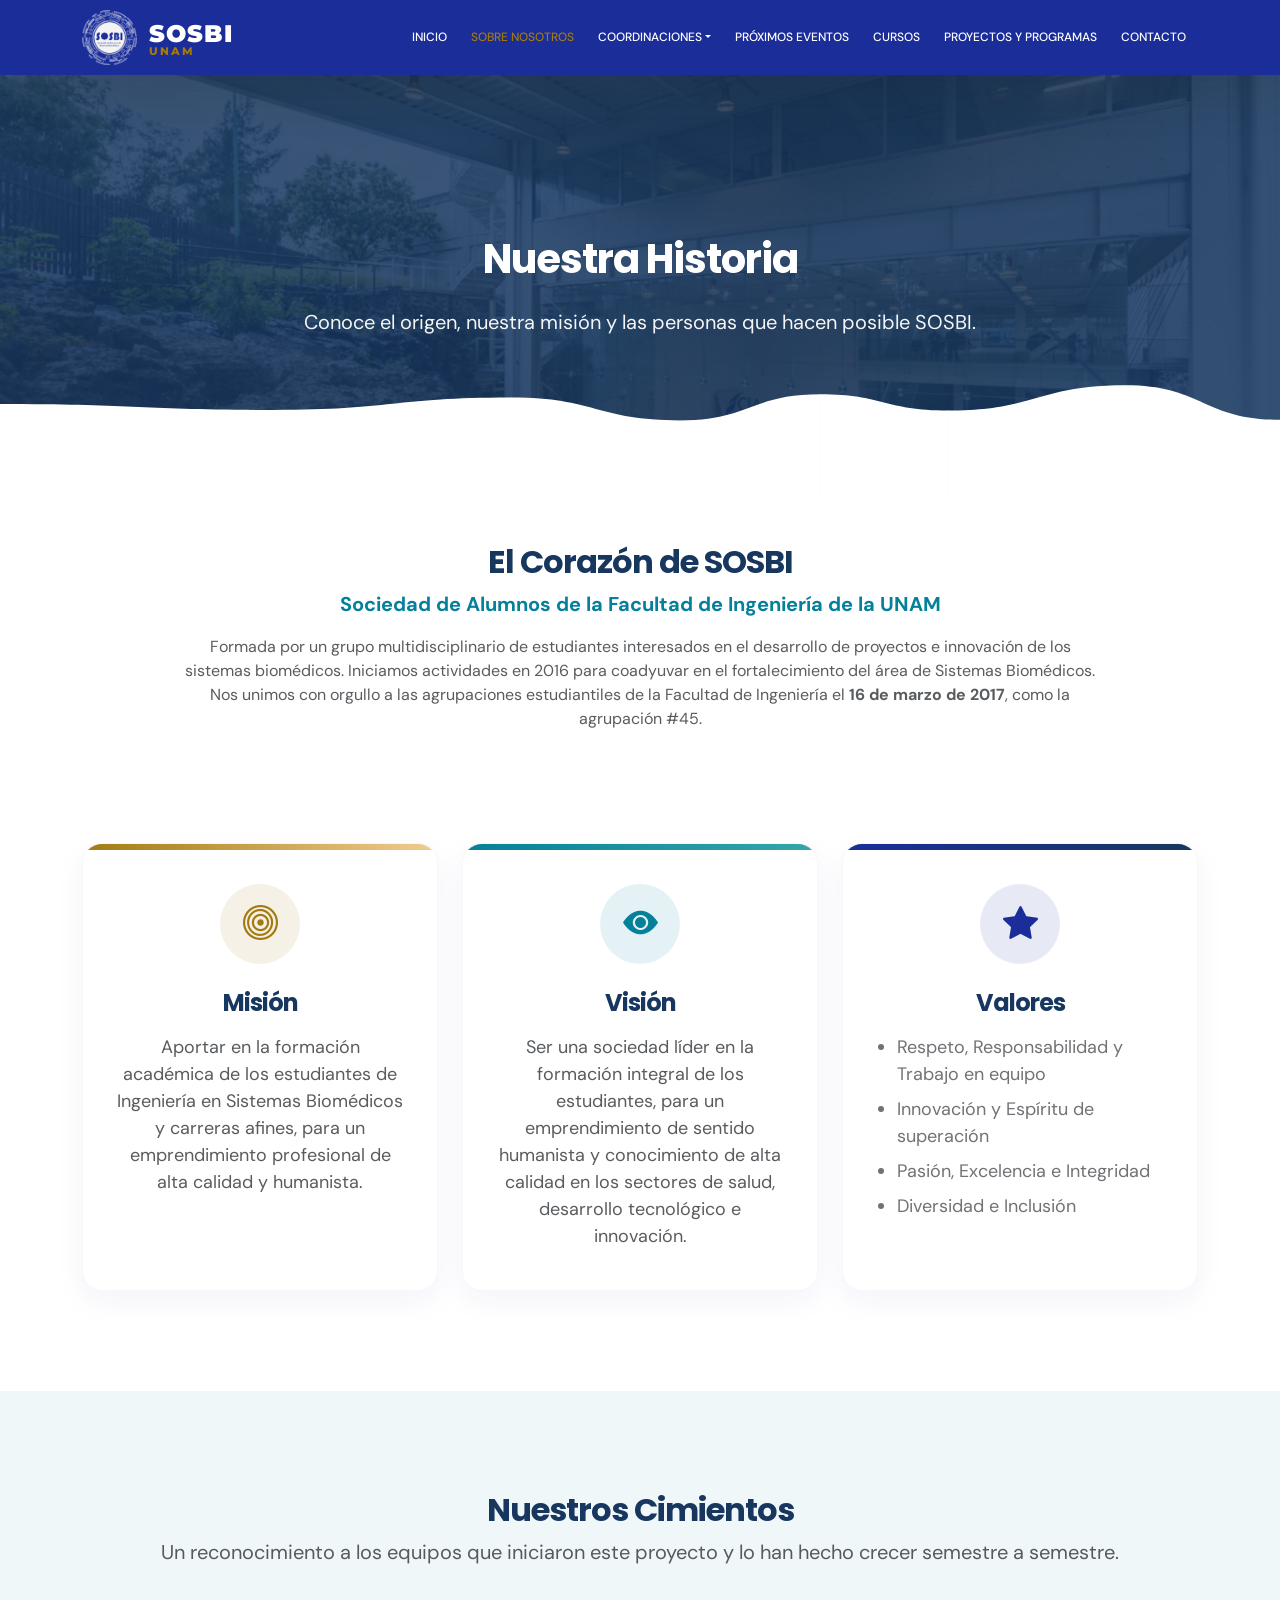
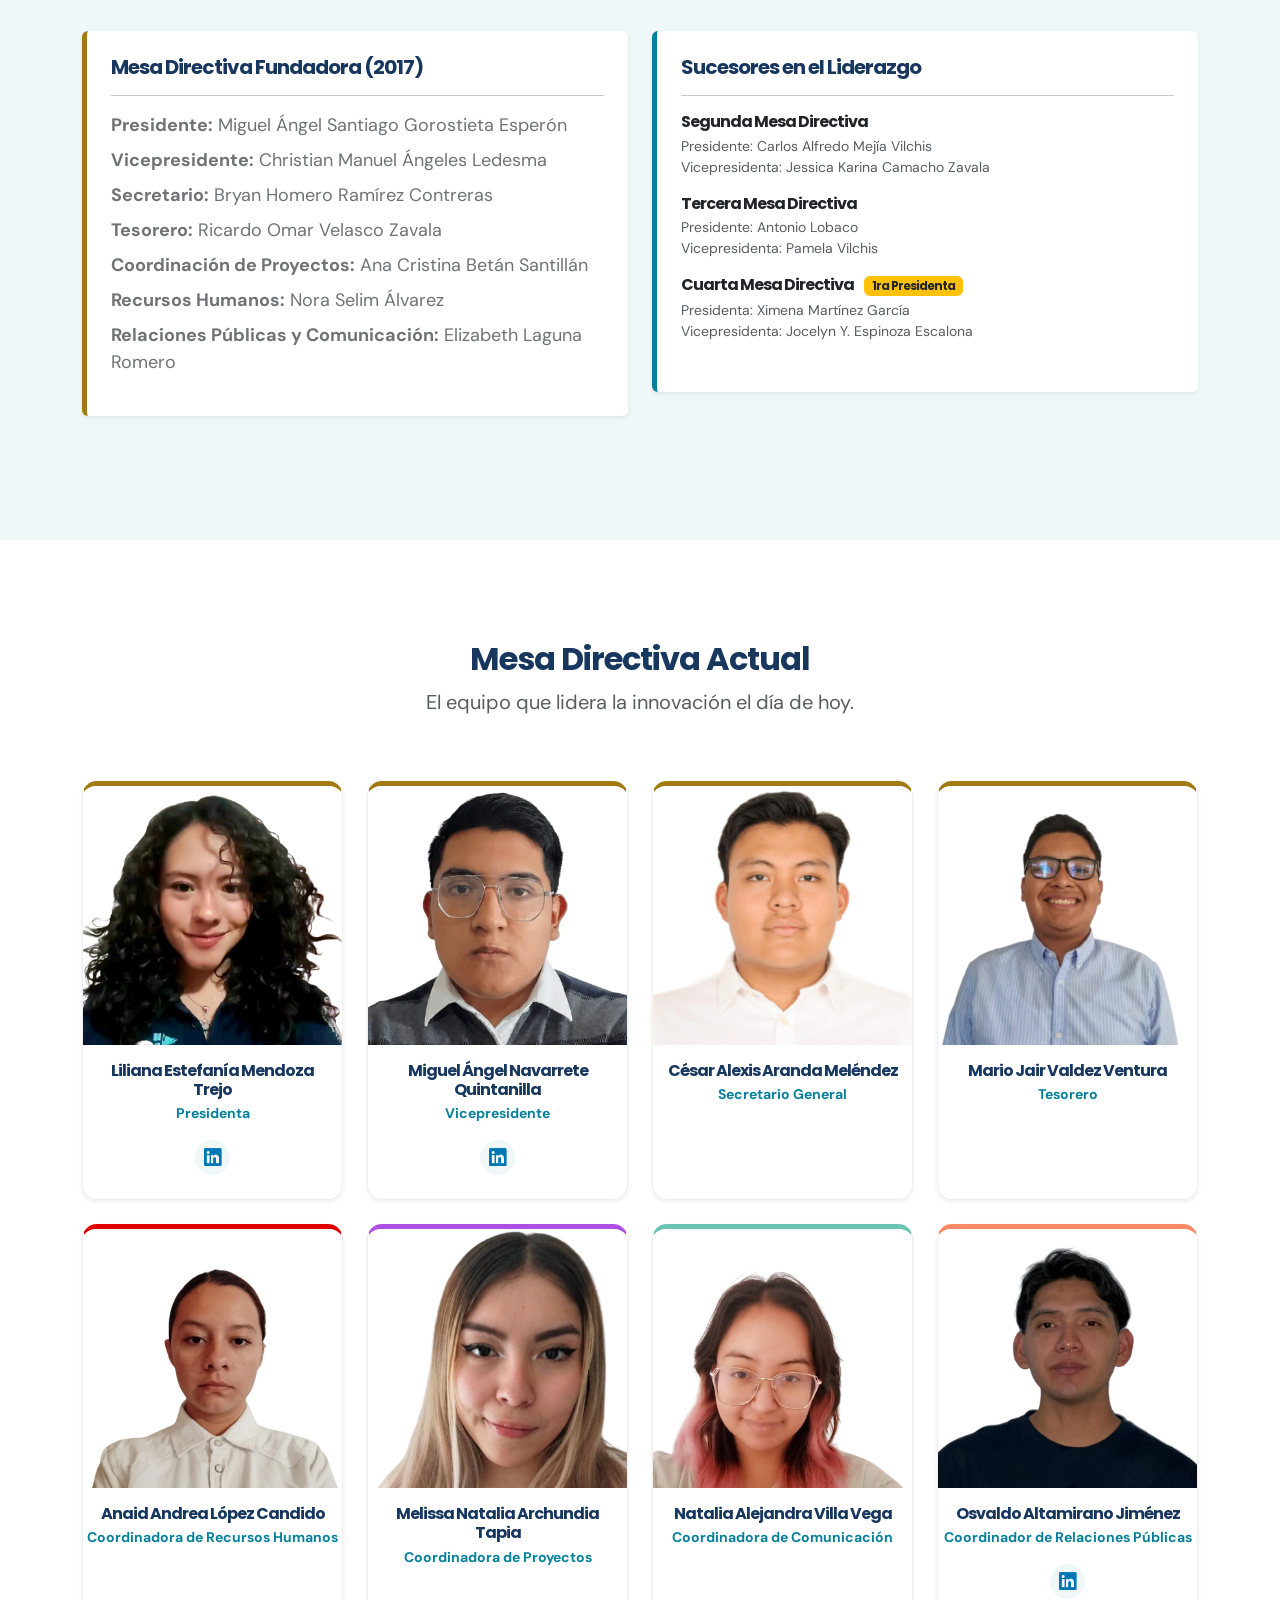
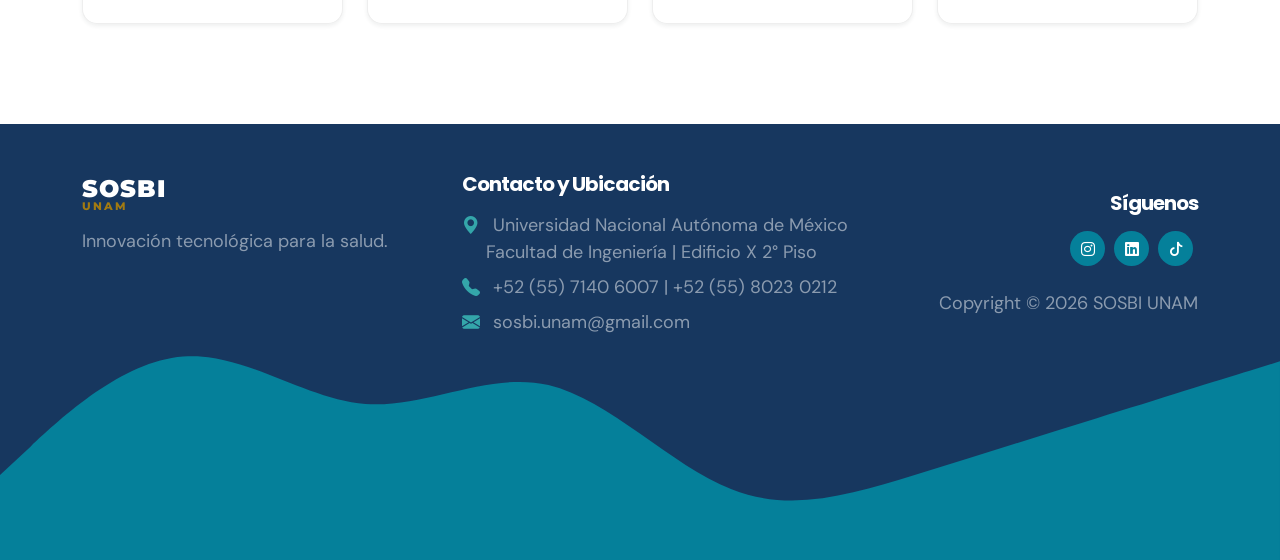
<file: about.html>
<!doctype html>
<html lang="es">
    <head>
        <meta charset="utf-8">
        <meta name="viewport" content="width=device-width, initial-scale=1">
        <meta name="description" content="Sobre Nosotros - Sociedad de Alumnos de Sistemas Biomédicos (SOSBI) UNAM">
        <meta name="author" content="Miguel Navarrete">

        <title>Sobre Nosotros | SOSBI UNAM</title>

        <link rel="preconnect" href="https://fonts.googleapis.com">
        <link rel="preconnect" href="https://fonts.gstatic.com" crossorigin>
        
        <link href="https://fonts.googleapis.com/css2?family=DM+Sans:wght@400;500;700&family=Montserrat:wght@800;900&family=Poppins:wght@500;600;700&display=swap" rel="stylesheet">
        
        <link href="css/bootstrap.min.css" rel="stylesheet">
        <link href="css/bootstrap-icons.css" rel="stylesheet">
        
        <link href="css/template-sosbi.css" rel="stylesheet">
        <link href="css/coordinaciones.css" rel="stylesheet">
        
        <style>
            /* =========================================
               NUEVO HEADER PARA PÁGINAS SECUNDARIAS
               ========================================= */
            .hero-short {
                min-height: 45vh !important;
                height: auto !important;
                padding-top: 160px !important;
                padding-bottom: 140px !important; 
                margin-bottom: -50px !important; 
                z-index: 10 !important; 
            }

            .hero-short .container {
                z-index: 5 !important;
                position: relative;
            }

            /* =========================================
               DISEÑO DE MÓDULOS (FEATURE CARDS)
               ========================================= */
            .sosbi-feature-card {
                background: #fff;
                border-radius: 20px;
                padding: 40px 30px;
                position: relative;
                overflow: hidden;
                box-shadow: 0 10px 30px rgba(27, 45, 153, 0.05); 
                transition: transform 0.3s ease, box-shadow 0.3s ease;
                border: 1px solid rgba(0,0,0,0.03);
                z-index: 1;
                height: 100%;
            }

            .sosbi-feature-card:hover {
                transform: translateY(-8px); 
                box-shadow: 0 20px 40px rgba(27, 45, 153, 0.1);
            }

            .sosbi-feature-card::before {
                content: '';
                position: absolute;
                top: 0; left: 0;
                width: 100%; height: 6px;
                border-radius: 20px 20px 0 0;
            }
            
            .card-dorado::before { background: linear-gradient(90deg, #A27A11, #F2CC8F); }
            .card-turquesa::before { background: linear-gradient(90deg, #05809A, #34A6AA); }
            .card-azul::before { background: linear-gradient(90deg, #1B2D99, #17375F); }

            .icon-circle {
                width: 80px; height: 80px;
                border-radius: 50%;
                display: flex;
                align-items: center;
                justify-content: center;
                margin: 0 auto 25px auto;
                font-size: 35px;
                transition: transform 0.3s ease;
            }
            
            .sosbi-feature-card:hover .icon-circle { transform: scale(1.1); }
            .card-dorado .icon-circle { background-color: rgba(162, 122, 17, 0.1); color: #A27A11; }
            .card-turquesa .icon-circle { background-color: rgba(5, 128, 154, 0.1); color: #05809A; }
            .card-azul .icon-circle { background-color: rgba(27, 45, 153, 0.1); color: #1B2D99; }

            /* =========================================
               ESTILOS EQUIPO Y LINKEDIN
               ========================================= */
            .legacy-list li { margin-bottom: 8px; }
            .team-card { border-radius: 15px; overflow: hidden; background: #fff; border: 1px solid #eee; transition: transform 0.3s; }
            .team-card:hover { transform: translateY(-5px); box-shadow: 0 10px 20px rgba(0,0,0,0.1); }
            .team-img-placeholder { width: 100%; aspect-ratio: 1/1; object-fit: cover; background-color: #e9ecef; }
            
            .team-social-link {
                display: inline-flex;
                align-items: center;
                justify-content: center;
                width: 35px;
                height: 35px;
                border-radius: 50%;
                background-color: #f0f7f9;
                color: #0077b5; 
                transition: all 0.3s ease;
                font-size: 1.1rem;
                text-decoration: none;
            }
            .team-social-link:hover {
                background-color: #0077b5;
                color: #fff;
                transform: translateY(-3px);
            }

            /* Colores de Jerarquía para las tarjetas de la Mesa Directiva */
            .leadership-card { border-top: 5px solid var(--main-dorado); }
            .leadership-card-rh { border-top: 5px solid #E10000; } /* Rojo - RH */
            .leadership-card-proy { border-top: 5px solid #AF50E5; } /* Morado - PROY */
            .leadership-card-com { border-top: 5px solid #6BC3B2; } /* Menta - COM */
            .leadership-card-rrpp { border-top: 5px solid #FF8A66; } /* Naranja - RRPP */
        </style>
    </head>
    
    <body>
        <main>
            <nav class="navbar navbar-expand-lg sticky-top shadow-lg">                
                <div class="container">
                    <a class="navbar-brand" href="index.html">
                        <img src="images/logo.webp" alt="SOSBI Logo" class="navbar-logo-img">
                        <span class="navbar-brand-text">
                            SOSBI
                            <small>UNAM</small>
                        </span>
                    </a>

                    <button class="navbar-toggler ms-auto" type="button" data-bs-toggle="collapse" data-bs-target="#navbarNav" aria-controls="navbarNav" aria-expanded="false" aria-label="Toggle navigation">
                        <span class="navbar-toggler-icon" style="filter: invert(1);"></span>
                    </button>
    
                    <div class="collapse navbar-collapse" id="navbarNav">
                        <ul class="navbar-nav ms-auto align-items-lg-center">
                            <li class="nav-item"><a class="nav-link" href="index.html">Inicio</a></li>
                            <li class="nav-item"><a class="nav-link active" href="about.html">Sobre Nosotros</a></li>

                            <li class="nav-item dropdown">
                                <a class="nav-link dropdown-toggle" href="#" id="navbarLightDropdownMenuLink" role="button" data-bs-toggle="dropdown" aria-expanded="false">Coordinaciones</a>
                                <ul class="dropdown-menu dropdown-menu-light" aria-labelledby="navbarLightDropdownMenuLink">
                                    <li><a class="dropdown-item item-rh" href="recursos-humanos.html">Recursos Humanos</a></li>
                                    <li><a class="dropdown-item item-rrpp" href="relaciones-publicas.html">Relaciones Públicas</a></li>
                                    <li><a class="dropdown-item item-com" href="comunicacion-diseno.html">Comunicación y Diseño</a></li>
                                    <li><a class="dropdown-item item-proy" href="proyectos-coord.html">Proyectos</a></li>
                                </ul>
                            </li>

                            <li class="nav-item"><a class="nav-link" href="eventos.html">Próximos Eventos</a></li>
                            <li class="nav-item"><a class="nav-link" href="cursos.html">Cursos</a></li>
                            <li class="nav-item"><a class="nav-link" href="proyectos-actuales.html">Proyectos y Programas</a></li>
                            <li class="nav-item"><a class="nav-link" href="contact.html">Contacto</a></li>
                        </ul>
                    </div>
                </div>
            </nav>

            <section class="hero-section hero-short d-flex justify-content-center align-items-center">
                <div class="section-overlay"></div>
                <div class="container position-relative">
                    <div class="row align-items-center">
                        <div class="col-12 text-center reveal reveal-down">
                            <h1 class="text-white mb-4">Nuestra Historia</h1>
                            <p class="fs-5" style="color: #ffffff !important; opacity: 0.95;">Conoce el origen, nuestra misión y las personas que hacen posible SOSBI.</p>
                        </div>
                    </div>
                </div>
                
                <svg viewBox="0 0 1962 178" xmlns="http://www.w3.org/2000/svg" style="position: absolute; bottom: -1px; left: 0; width: 100%; z-index: 1; transform: rotate(180deg); pointer-events: none;">
                    <path fill="#ffffff" d="M 0 114 C 118.5 114 118.5 167 237 167 L 237 167 L 237 0 L 0 0 Z"></path> 
                    <path fill="#ffffff" d="M 236 167 C 373 167 373 128 510 128 L 510 128 L 510 0 L 236 0 Z"></path> 
                    <path fill="#ffffff" d="M 509 128 C 607 128 607 153 705 153 L 705 153 L 705 0 L 509 0 Z"></path>
                    <path fill="#ffffff" d="M 704 153 C 812 153 812 113 920 113 L 920 113 L 920 0 L 704 0 Z"></path>
                    <path fill="#ffffff" d="M 919 113 C 1048.5 113 1048.5 148 1178 148 L 1178 148 L 1178 0 L 919 0 Z"></path>
                    <path fill="#ffffff" d="M 1177 148 C 1359.5 148 1359.5 129 1542 129 L 1542 129 L 1542 0 L 1177 0 Z"></path>
                    <path fill="#ffffff" d="M 1541 129 C 1751.5 129 1751.5 138 1962 138 L 1962 138 L 1962 0 L 1541 0 Z"></path>
                </svg>
            </section>

            <section class="section-padding bg-white" style="position: relative; z-index: 1; padding-top: 100px !important;">
                <div class="container">
                    <div class="row">
                        <div class="col-lg-10 offset-lg-1 text-center mb-5 reveal reveal-up">
                            <h2 style="color: var(--main-azul-marino);">El Corazón de SOSBI</h2>
                            <p class="fs-5 fw-bold" style="color: var(--contrast-turquesa-fuerte);">Sociedad de Alumnos de la Facultad de Ingeniería de la UNAM</p>
                            <p class="fs-6 mt-3 text-muted">Formada por un grupo multidisciplinario de estudiantes interesados en el desarrollo de proyectos e innovación de los sistemas biomédicos. Iniciamos actividades en 2016 para coadyuvar en el fortalecimiento del área de Sistemas Biomédicos. Nos unimos con orgullo a las agrupaciones estudiantiles de la Facultad de Ingeniería el <strong>16 de marzo de 2017</strong>, como la agrupación #45.</p>
                        </div>
                    </div>

                    <div class="row mt-4 g-4">
                        <div class="col-md-4 d-flex align-items-stretch reveal reveal-right">
                            <div class="sosbi-feature-card card-dorado w-100">
                                <div class="icon-circle"><i class="bi bi-bullseye"></i></div>
                                <h4 class="mb-3 text-center" style="color: var(--main-azul-marino);">Misión</h4>
                                <p class="text-center text-muted mb-0">Aportar en la formación académica de los estudiantes de Ingeniería en Sistemas Biomédicos y carreras afines, para un emprendimiento profesional de alta calidad y humanista.</p>
                            </div>
                        </div>

                        <div class="col-md-4 d-flex align-items-stretch reveal reveal-zoom delay-1">
                            <div class="sosbi-feature-card card-turquesa w-100">
                                <div class="icon-circle"><i class="bi bi-eye-fill"></i></div>
                                <h4 class="mb-3 text-center" style="color: var(--main-azul-marino);">Visión</h4>
                                <p class="text-center text-muted mb-0">Ser una sociedad líder en la formación integral de los estudiantes, para un emprendimiento de sentido humanista y conocimiento de alta calidad en los sectores de salud, desarrollo tecnológico e innovación.</p>
                            </div>
                        </div>

                        <div class="col-md-4 d-flex align-items-stretch reveal reveal-left delay-2">
                            <div class="sosbi-feature-card card-azul w-100">
                                <div class="icon-circle"><i class="bi bi-star-fill"></i></div>
                                <h4 class="mb-3 text-center" style="color: var(--main-azul-marino);">Valores</h4>
                                <div class="d-flex justify-content-center">
                                    <ul class="text-muted mb-0 text-start" style="padding-left: 1.5rem;">
                                        <li class="mb-2">Respeto, Responsabilidad y Trabajo en equipo</li>
                                        <li class="mb-2">Innovación y Espíritu de superación</li>
                                        <li class="mb-2">Pasión, Excelencia e Integridad</li>
                                        <li>Diversidad e Inclusión</li>
                                    </ul>
                                </div>
                            </div>
                        </div>
                    </div>
                </div>
            </section>

            <section class="section-padding" style="background-color: #f0f7f9;">
                <div class="container">
                    <div class="row">
                        <div class="col-12 text-center mb-5 reveal reveal-down">
                            <h2 style="color: var(--main-azul-marino);">Nuestros Cimientos</h2>
                            <p class="fs-5 text-muted">Un reconocimiento a los equipos que iniciaron este proyecto y lo han hecho crecer semestre a semestre.</p>
                        </div>
                    </div>

                    <div class="row">
                        <div class="col-lg-6 mb-4 reveal reveal-right">
                            <div class="p-4 bg-white rounded shadow-sm h-100" style="border-left: 5px solid var(--main-dorado);">
                                <h5 style="color: var(--main-azul-marino);">Mesa Directiva Fundadora (2017)</h5>
                                <hr>
                                <ul class="list-unstyled legacy-list text-dark">
                                    <li><strong>Presidente:</strong> Miguel Ángel Santiago Gorostieta Esperón</li>
                                    <li><strong>Vicepresidente:</strong> Christian Manuel Ángeles Ledesma</li>
                                    <li><strong>Secretario:</strong> Bryan Homero Ramírez Contreras</li>
                                    <li><strong>Tesorero:</strong> Ricardo Omar Velasco Zavala</li>
                                    <li><strong>Coordinación de Proyectos:</strong> Ana Cristina Betán Santillán</li>
                                    <li><strong>Recursos Humanos:</strong> Nora Selim Álvarez</li>
                                    <li><strong>Relaciones Públicas y Comunicación:</strong> Elizabeth Laguna Romero</li>
                                </ul>
                            </div>
                        </div>

                        <div class="col-lg-6 mb-4 reveal reveal-left delay-1">
                            <div class="row h-100">
                                <div class="col-12 mb-4">
                                    <div class="p-4 bg-white rounded shadow-sm h-100" style="border-left: 5px solid var(--contrast-turquesa-fuerte);">
                                        <h5 style="color: var(--main-azul-marino);">Sucesores en el Liderazgo</h5>
                                        <hr>
                                        <div class="mb-3">
                                            <h6 class="mb-1 text-dark fw-bold">Segunda Mesa Directiva</h6>
                                            <span class="text-muted d-block small">Presidente: Carlos Alfredo Mejía Vilchis</span>
                                            <span class="text-muted d-block small">Vicepresidenta: Jessica Karina Camacho Zavala</span>
                                        </div>
                                        <div class="mb-3">
                                            <h6 class="mb-1 text-dark fw-bold">Tercera Mesa Directiva</h6>
                                            <span class="text-muted d-block small">Presidente: Antonio Lobaco</span>
                                            <span class="text-muted d-block small">Vicepresidenta: Pamela Vilchis</span>
                                        </div>
                                        <div>
                                            <h6 class="mb-1 text-dark fw-bold">Cuarta Mesa Directiva <span class="badge bg-warning text-dark ms-2">1ra Presidenta</span></h6>
                                            <span class="text-muted d-block small">Presidenta: Ximena Martínez García</span>
                                            <span class="text-muted d-block small">Vicepresidenta: Jocelyn Y. Espinoza Escalona</span>
                                        </div>
                                    </div>
                                </div>
                            </div>
                        </div>
                    </div>
                </div>
            </section>

            <section class="section-padding bg-white">
                <div class="container">
                    <div class="row">
                        <div class="col-12 text-center mb-5 reveal reveal-up">
                            <h2 style="color: var(--main-azul-marino);">Mesa Directiva Actual</h2>
                            <p class="fs-5 text-muted">El equipo que lidera la innovación el día de hoy.</p>
                        </div>
                    </div>

                    <div class="row justify-content-center g-4">
                        
                        <div class="col-lg-3 col-md-4 col-sm-6 text-center reveal reveal-up delay-1">
                            <div class="team-card leadership-card pb-4 shadow-sm h-100 position-relative">
                                <img src="images/members/Liliana Estefanía Mendoza Trejo.webp" alt="Liliana Mendoza" class="team-img-placeholder mb-3">
                                <h6 class="mb-0 px-2 fw-bold" style="color: var(--main-azul-marino);">Liliana Estefanía Mendoza Trejo</h6>
                                <p class="small text-muted mb-3 mt-1 fw-bold" style="color: var(--contrast-turquesa-fuerte) !important;">Presidenta</p>
                                <a href="https://www.linkedin.com/in/liliana-estefania-mendoza-trejo-153b242a3/" target="_blank" class="team-social-link" title="LinkedIn"><i class="bi bi-linkedin"></i></a>
                            </div>
                        </div>

                        <div class="col-lg-3 col-md-4 col-sm-6 text-center reveal reveal-up delay-2">
                            <div class="team-card leadership-card pb-4 shadow-sm h-100 position-relative">
                                <img src="images/members/Miguel Ángel Navarrete Quintanilla.webp" alt="Miguel Navarrete" class="team-img-placeholder mb-3">
                                <h6 class="mb-0 px-2 fw-bold" style="color: var(--main-azul-marino);">Miguel Ángel Navarrete Quintanilla</h6>
                                <p class="small text-muted mb-3 mt-1 fw-bold" style="color: var(--contrast-turquesa-fuerte) !important;">Vicepresidente</p>
                                <a href="https://www.linkedin.com/in/miguel-angel-navarrete-quintanilla/" target="_blank" class="team-social-link" title="LinkedIn"><i class="bi bi-linkedin"></i></a>
                            </div>
                        </div>

                        <div class="col-lg-3 col-md-4 col-sm-6 text-center reveal reveal-up delay-3">
                            <div class="team-card leadership-card pb-4 shadow-sm h-100 position-relative">
                                <img src="images/members/César Alexis Aranda Meléndez.webp" alt="César Aranda" class="team-img-placeholder mb-3">
                                <h6 class="mb-0 px-2 fw-bold" style="color: var(--main-azul-marino);">César Alexis Aranda Meléndez</h6>
                                <p class="small text-muted mb-3 mt-1 fw-bold" style="color: var(--contrast-turquesa-fuerte) !important;">Secretario General</p>
                                </div>
                        </div>

                        <div class="col-lg-3 col-md-4 col-sm-6 text-center reveal reveal-up delay-1">
                            <div class="team-card leadership-card pb-4 shadow-sm h-100 position-relative">
                                <img src="images/members/Mario Jair Valdez Ventura.webp" alt="Mario Valdez" class="team-img-placeholder mb-3">
                                <h6 class="mb-0 px-2 fw-bold" style="color: var(--main-azul-marino);">Mario Jair Valdez Ventura</h6>
                                <p class="small text-muted mb-3 mt-1 fw-bold" style="color: var(--contrast-turquesa-fuerte) !important;">Tesorero</p>
                                </div>
                        </div>

                        <div class="col-lg-3 col-md-4 col-sm-6 text-center reveal reveal-up delay-2">
                            <div class="team-card leadership-card-rh pb-4 shadow-sm h-100 position-relative">
                                <img src="images/members/Anaid Andrea López Candido.webp" alt="Anaid López" class="team-img-placeholder mb-3">
                                <h6 class="mb-0 px-2 fw-bold" style="color: var(--main-azul-marino);">Anaid Andrea López Candido</h6>
                                <p class="small text-muted mb-3 mt-1 fw-bold" style="color: var(--contrast-turquesa-fuerte) !important;">Coordinadora de Recursos Humanos</p>
                                </div>
                        </div>

                        <div class="col-lg-3 col-md-4 col-sm-6 text-center reveal reveal-up delay-3">
                            <div class="team-card leadership-card-proy pb-4 shadow-sm h-100 position-relative">
                                <img src="images/members/Melissa Natalia Archundia Tapia.webp" alt="Melissa Archundia" class="team-img-placeholder mb-3">
                                <h6 class="mb-0 px-2 fw-bold" style="color: var(--main-azul-marino);">Melissa Natalia Archundia Tapia</h6>
                                <p class="small text-muted mb-3 mt-1 fw-bold" style="color: var(--contrast-turquesa-fuerte) !important;">Coordinadora de Proyectos</p>
                                </div>
                        </div>

                        <div class="col-lg-3 col-md-4 col-sm-6 text-center reveal reveal-up delay-1">
                            <div class="team-card leadership-card-com pb-4 shadow-sm h-100 position-relative">
                                <img src="images/members/Natalia Alejandra Villa Vega.webp" alt="Natalia Villa" class="team-img-placeholder mb-3">
                                <h6 class="mb-0 px-2 fw-bold" style="color: var(--main-azul-marino);">Natalia Alejandra Villa Vega</h6>
                                <p class="small text-muted mb-3 mt-1 fw-bold" style="color: var(--contrast-turquesa-fuerte) !important;">Coordinadora de Comunicación</p>
                                </div>
                        </div>

                        <div class="col-lg-3 col-md-4 col-sm-6 text-center reveal reveal-up delay-2">
                            <div class="team-card leadership-card-rrpp pb-4 shadow-sm h-100 position-relative">
                                <img src="images/members/Osvaldo Altamirano Jiménez.webp" alt="Osvaldo Altamirano" class="team-img-placeholder mb-3">
                                <h6 class="mb-0 px-2 fw-bold" style="color: var(--main-azul-marino);">Osvaldo Altamirano Jiménez</h6>
                                <p class="small text-muted mb-3 mt-1 fw-bold" style="color: var(--contrast-turquesa-fuerte) !important;">Coordinador de Relaciones Públicas</p>
                                <a href="https://www.linkedin.com/in/altamirano-jimenez-osvaldo-595128328/" target="_blank" class="team-social-link" title="LinkedIn"><i class="bi bi-linkedin"></i></a>
                            </div>
                        </div>

                    </div>
                </div>
            </section>

        </main>

        <footer class="site-footer pt-5">
            <div class="container pb-4">
                <div class="row">
                    <div class="col-lg-4 col-md-6 col-12 mb-4 mb-lg-0 reveal reveal-up">
                        <a class="navbar-brand d-flex align-items-center mb-3" href="index.html">
                            <span class="navbar-brand-text text-white fs-3">SOSBI <small style="color: var(--main-dorado) !important;">UNAM</small></span>
                        </a>
                        <p class="text-white-50">Innovación tecnológica para la salud.</p>
                    </div>

                    <div class="col-lg-5 col-md-6 col-12 mb-4 mb-lg-0 reveal reveal-up delay-1">
                        <h5 class="site-footer-title mb-3 text-white">Contacto y Ubicación</h5>
                        <p class="text-white-50 mb-2 lh-base">
                            <i class="bi bi-geo-alt-fill me-2" style="color: var(--contrast-turquesa-claro);"></i>
                            Universidad Nacional Autónoma de México<br>
                            <span class="ms-4">Facultad de Ingeniería | Edificio X 2° Piso</span>
                        </p>
                        <p class="text-white-50 mb-2">
                            <i class="bi bi-telephone-fill me-2" style="color: var(--contrast-turquesa-claro);"></i> 
                            +52 (55) 7140 6007 | +52 (55) 8023 0212
                        </p>
                        <p class="text-white-50 mb-0">
                            <i class="bi bi-envelope-fill me-2" style="color: var(--contrast-turquesa-claro);"></i> 
                            sosbi.unam@gmail.com
                        </p>
                    </div>

                    <div class="col-lg-3 col-md-12 col-12 text-lg-end mt-4 mt-lg-0 d-flex flex-column align-items-lg-end justify-content-center reveal reveal-up delay-2">
                        <h5 class="site-footer-title mb-3 text-white">Síguenos</h5>
                        <ul class="social-icon justify-content-lg-end mb-4">
                            <li class="social-icon-item"><a href="https://instagram.com/sosbifiunam" target="_blank" class="social-icon-link bi-instagram"></a></li>
                            <li class="social-icon-item"><a href="https://www.linkedin.com/company/sosbi-fiunam/" target="_blank" class="social-icon-link bi-linkedin"></a></li>
                            <li class="social-icon-item"><a href="https://www.tiktok.com/@sosbifiunam" target="_blank" class="social-icon-link bi-tiktok"></a></li>
                        </ul>
                        <div class="copyright-wrap d-flex align-items-center justify-content-lg-end">
                            <p class="copyright-text text-white-50 mb-0">Copyright © 2026 SOSBI UNAM</p>
                        </div>
                    </div>
                </div>
            </div>
            <svg xmlns="http://www.w3.org/2000/svg" viewBox="0 0 1440 320"><path fill="#05809A" fill-opacity="1" d="M0,224L34.3,192C68.6,160,137,96,206,90.7C274.3,85,343,139,411,144C480,149,549,107,617,122.7C685.7,139,754,213,823,240C891.4,267,960,245,1029,224C1097.1,203,1166,181,1234,160C1302.9,139,1371,117,1406,106.7L1440,96L1440,320L1405.7,320C1371.4,320,1303,320,1234,320C1165.7,320,1097,320,1029,320C960,320,891,320,823,320C754.3,320,686,320,617,320C548.6,320,480,320,411,320C342.9,320,274,320,206,320C137.1,320,69,320,34,320L0,320Z"></path></svg>
        </footer>

        <script src="js/jquery.min.js"></script>
        <script src="js/bootstrap.bundle.min.js"></script>
        <script src="js/animated-headline.js"></script>
        <script src="js/modernizr.js"></script>
        <script src="js/custom.js"></script>

    </body>
</html>
</file>
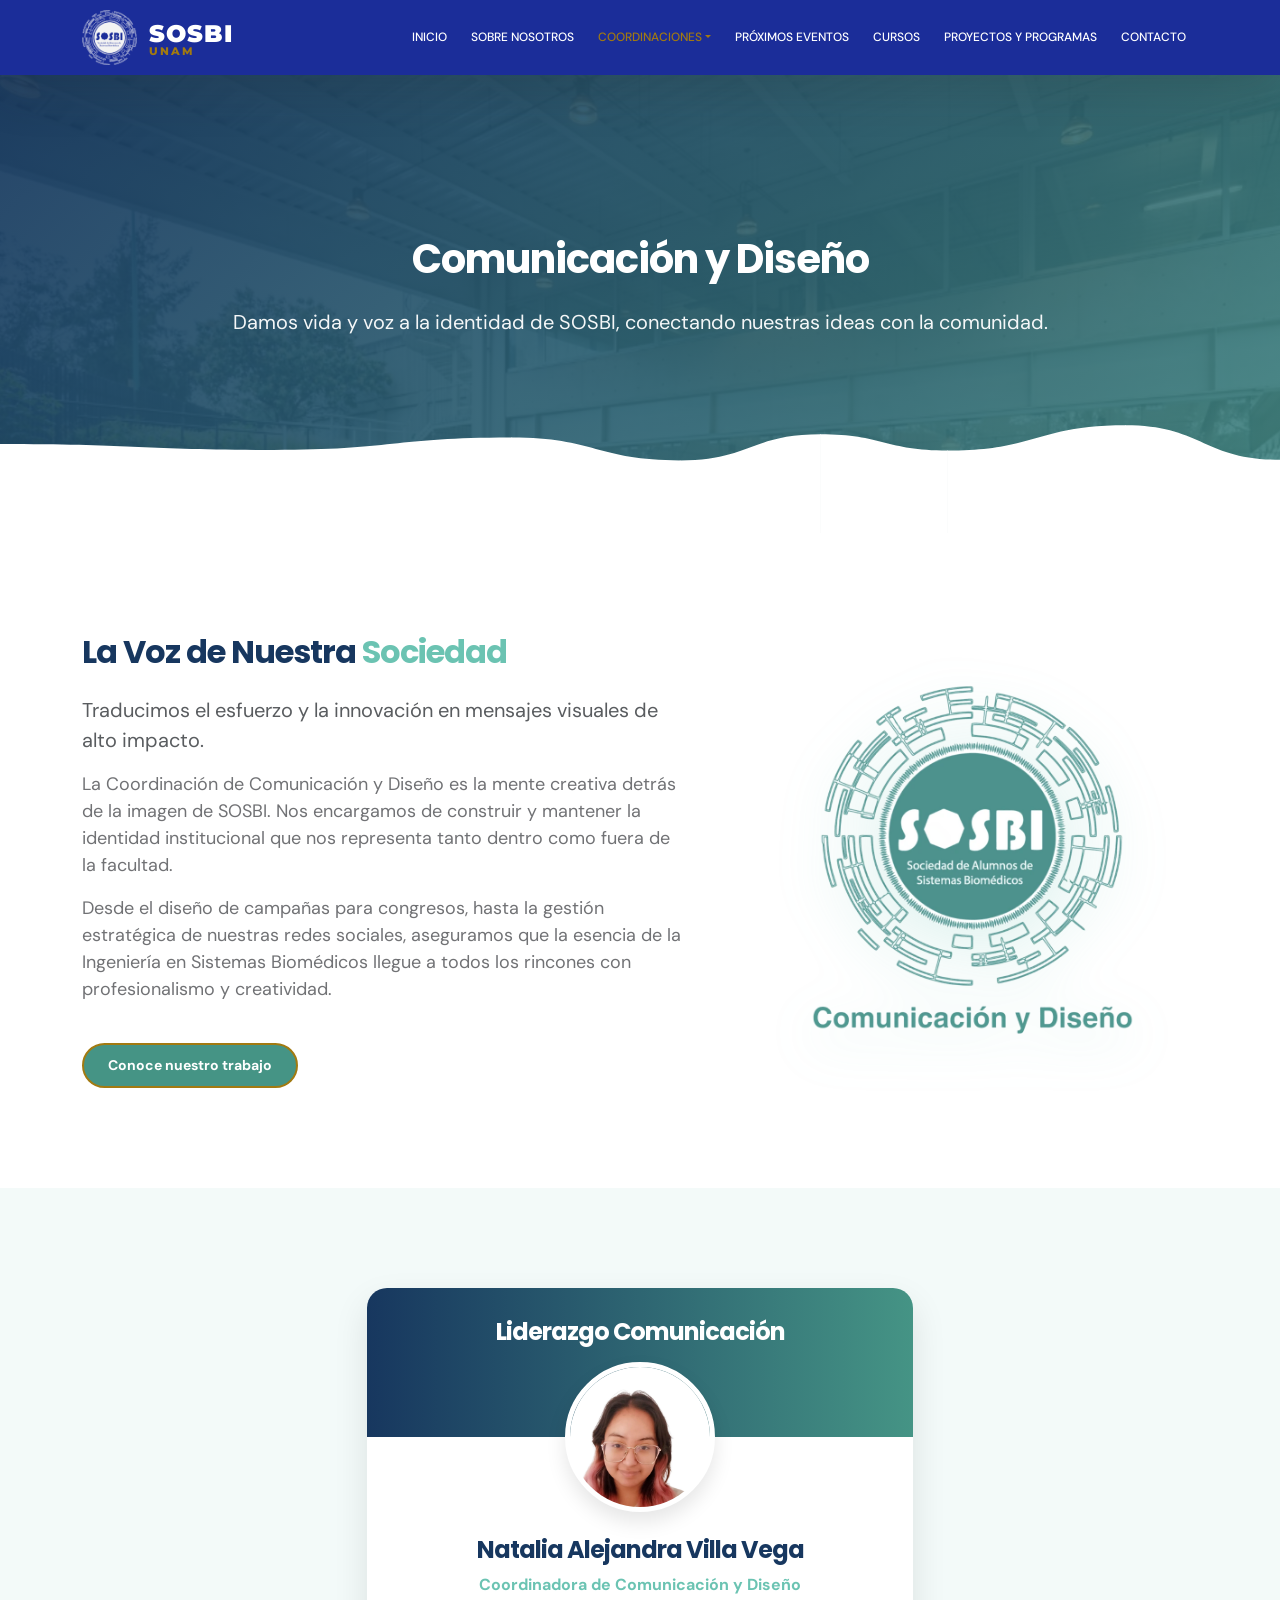
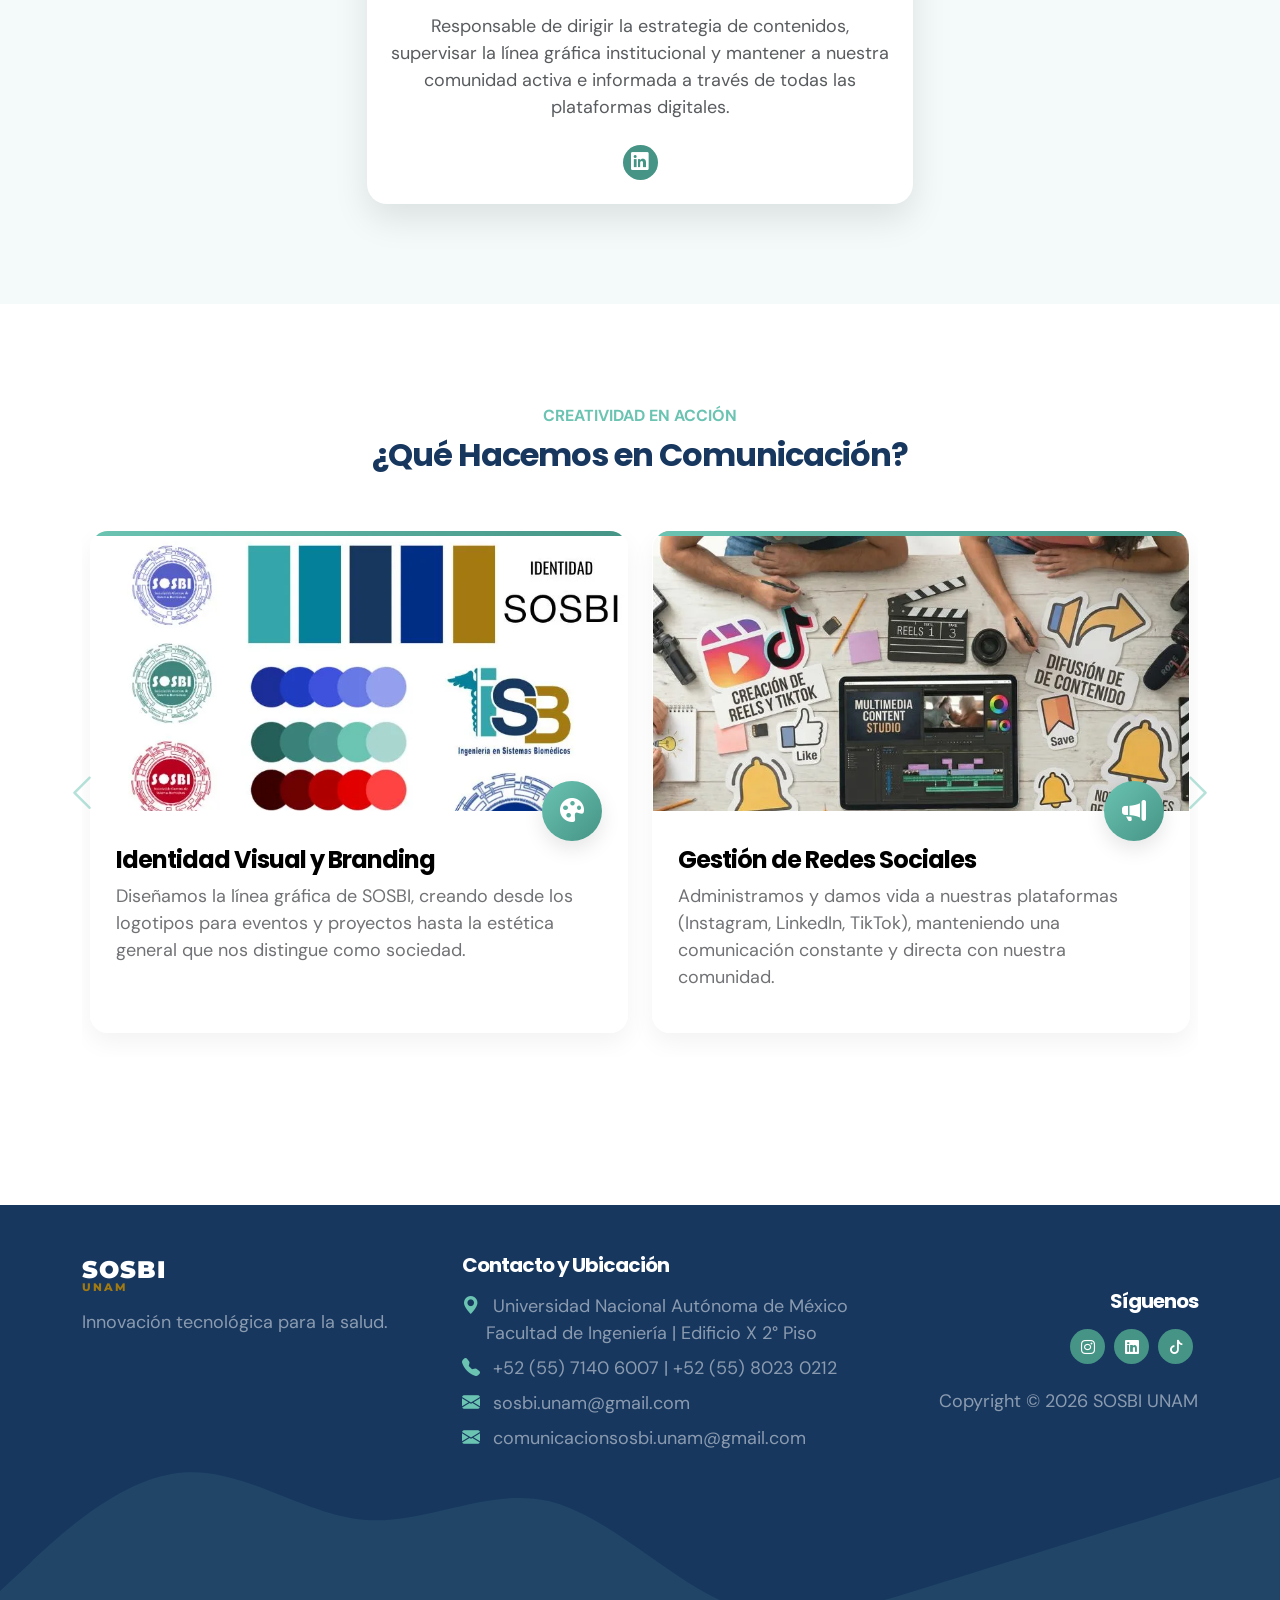
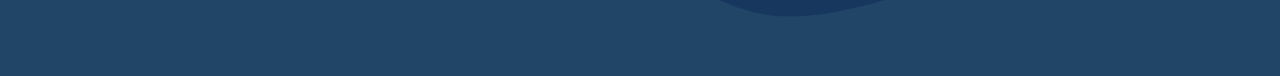
<file: comunicacion-diseno.html>
<!doctype html>
<html lang="es">
    <head>
        <meta charset="utf-8">
        <meta name="viewport" content="width=device-width, initial-scale=1">
        <meta name="description" content="Coordinación de Comunicación y Diseño - SOSBI UNAM">
        <meta name="author" content="Miguel Navarrete">

        <title>Comunicación y Diseño | SOSBI UNAM</title>

        <link rel="preconnect" href="https://fonts.googleapis.com">
        <link rel="preconnect" href="https://fonts.gstatic.com" crossorigin>
        <link href="https://fonts.googleapis.com/css2?family=DM+Sans:wght@400;500;700&family=Montserrat:wght@800;900&family=Poppins:wght@500;600;700&display=swap" rel="stylesheet">
        
        <link href="css/bootstrap.min.css" rel="stylesheet">
        <link href="css/bootstrap-icons.css" rel="stylesheet">
        <link href="css/template-sosbi.css" rel="stylesheet">
        <link href="css/coordinaciones.css" rel="stylesheet">

        <style>
            /* =========================================
               CORRECCIÓN DE ESPACIOS PARA CELULARES (OLA)
               ========================================= */
            @media (max-width: 991px) {
                .hero-com {
                    height: auto !important;
                    min-height: 100vh !important;
                    padding-top: 140px !important; 
                    padding-bottom: 120px !important; /* Colchón para la ola */
                }
            }
        </style>
    </head>
    
    <body class="page-com">
        <main>
            <nav class="navbar navbar-expand-lg sticky-top shadow-lg">                
                <div class="container">
                    <a class="navbar-brand" href="index.html">
                        <img src="images/logo.webp" alt="SOSBI Logo" class="navbar-logo-img">
                        <span class="navbar-brand-text">SOSBI <small>UNAM</small></span>
                    </a>
                    <button class="navbar-toggler ms-auto" type="button" data-bs-toggle="collapse" data-bs-target="#navbarNav" aria-controls="navbarNav" aria-expanded="false" aria-label="Toggle navigation">
                        <span class="navbar-toggler-icon" style="filter: invert(1);"></span>
                    </button>
                    <div class="collapse navbar-collapse" id="navbarNav">
                        <ul class="navbar-nav ms-auto align-items-lg-center">
                            <li class="nav-item"><a class="nav-link" href="index.html">Inicio</a></li>
                            <li class="nav-item"><a class="nav-link" href="about.html">Sobre Nosotros</a></li>
                            <li class="nav-item dropdown">
                                <a class="nav-link dropdown-toggle active" href="#" id="navbarLightDropdownMenuLink" role="button" data-bs-toggle="dropdown" aria-expanded="false">Coordinaciones</a>
                                <ul class="dropdown-menu dropdown-menu-light" aria-labelledby="navbarLightDropdownMenuLink">
                                    <li><a class="dropdown-item item-rh" href="recursos-humanos.html">Recursos Humanos</a></li>
                                    <li><a class="dropdown-item item-rrpp" href="relaciones-publicas.html">Relaciones Públicas</a></li>
                                    <li><a class="dropdown-item item-com active" href="comunicacion-diseno.html">Comunicación y Diseño</a></li>
                                    <li><a class="dropdown-item item-proy" href="proyectos-coord.html">Proyectos</a></li>
                                </ul>
                            </li>
                            <li class="nav-item"><a class="nav-link" href="eventos.html">Próximos Eventos</a></li>
                            <li class="nav-item"><a class="nav-link" href="cursos.html">Cursos</a></li>
                            <li class="nav-item"><a class="nav-link" href="proyectos-actuales.html">Proyectos y Programas</a></li>
                            <li class="nav-item"><a class="nav-link" href="contact.html">Contacto</a></li>
                        </ul>
                    </div>
                </div>
            </nav>

            <section class="hero-section hero-short hero-com d-flex justify-content-center align-items-center">
                <div class="container position-relative">
                    <div class="row align-items-center">
                        <div class="col-12 text-center reveal reveal-down">
                            <h1 class="text-white mb-4">Comunicación y Diseño</h1>
                            <p class="fs-5" style="color: #ffffff !important; opacity: 0.95;">Damos vida y voz a la identidad de SOSBI, conectando nuestras ideas con la comunidad.</p>
                        </div>
                    </div>
                </div>
                
                <svg viewBox="0 0 1962 178" xmlns="http://www.w3.org/2000/svg" style="position: absolute; bottom: -1px; left: 0; width: 100%; z-index: 1; transform: rotate(180deg); pointer-events: none; display: block;">
                    <path fill="#ffffff" d="M 0 114 C 118.5 114 118.5 167 237 167 L 237 167 L 237 0 L 0 0 Z"></path> 
                    <path fill="#ffffff" d="M 236 167 C 373 167 373 128 510 128 L 510 128 L 510 0 L 236 0 Z"></path> 
                    <path fill="#ffffff" d="M 509 128 C 607 128 607 153 705 153 L 705 153 L 705 0 L 509 0 Z"></path>
                    <path fill="#ffffff" d="M 704 153 C 812 153 812 113 920 113 L 920 113 L 920 0 L 704 0 Z"></path>
                    <path fill="#ffffff" d="M 919 113 C 1048.5 113 1048.5 148 1178 148 L 1178 148 L 1178 0 L 919 0 Z"></path>
                    <path fill="#ffffff" d="M 1177 148 C 1359.5 148 1359.5 129 1542 129 L 1542 129 L 1542 0 L 1177 0 Z"></path>
                    <path fill="#ffffff" d="M 1541 129 C 1751.5 129 1751.5 138 1962 138 L 1962 138 L 1962 0 L 1541 0 Z"></path>
                </svg>
            </section>

            <section class="section-padding bg-white" style="position: relative; z-index: 1; padding-top: 100px !important;">
                <div class="container">
                    <div class="row align-items-center">
                        <div class="col-lg-7 col-12 mb-5 mb-lg-0 pe-lg-5 reveal reveal-right">
                            <h2 class="mb-4" style="color: var(--main-azul-marino);">La Voz de Nuestra <span class="text-com">Sociedad</span></h2>
                            <p class="fs-5 text-muted">Traducimos el esfuerzo y la innovación en mensajes visuales de alto impacto.</p>
                            <p>La Coordinación de Comunicación y Diseño es la mente creativa detrás de la imagen de SOSBI. Nos encargamos de construir y mantener la identidad institucional que nos representa tanto dentro como fuera de la facultad.</p>
                            <p>Desde el diseño de campañas para congresos, hasta la gestión estratégica de nuestras redes sociales, aseguramos que la esencia de la Ingeniería en Sistemas Biomédicos llegue a todos los rincones con profesionalismo y creatividad.</p>
                            
                            <a href="#actividades-com" class="btn custom-btn mt-4 bg-com text-white px-4">Conoce nuestro trabajo</a>
                        </div>
                        
                        <div class="col-lg-5 col-12 text-center reveal reveal-left delay-1">
                            <img src="images/com.webp" class="img-fluid" alt="Logo Comunicación y Diseño SOSBI" style="max-width: 80%; filter: drop-shadow(0 15px 25px rgba(107, 195, 178, 0.2));">
                        </div>
                    </div>
                </div>
            </section>

            <section class="section-padding section-bg-com">
                <div class="container">
                    <div class="row justify-content-center">
                        <div class="col-lg-6 col-md-8 col-12 text-center reveal reveal-up">
                            <div class="coordinator-card bg-white pb-4">
                                <div class="coordinator-header header-com">
                                    <h4 class="text-white mb-0">Liderazgo Comunicación</h4>
                                </div>
                                <img src="images/members/Natalia Alejandra Villa Vega.webp" alt="Natalia Alejandra Villa Vega" class="coordinator-img">
                                <div class="px-4 pt-4">
                                    <h4 class="fw-bold" style="color: var(--main-azul-marino);">Natalia Alejandra Villa Vega</h4>
                                    <p class="fs-6 text-com fw-bold mb-3">Coordinadora de Comunicación y Diseño</p>
                                    <p class="text-muted mb-4">Responsable de dirigir la estrategia de contenidos, supervisar la línea gráfica institucional y mantener a nuestra comunidad activa e informada a través de todas las plataformas digitales.</p>
                                    <a href="#" target="_blank" class="team-social-link bg-com text-white" title="LinkedIn">
                                        <i class="bi bi-linkedin"></i>
                                    </a>
                                </div>
                            </div>
                        </div>
                    </div>
                </div>
            </section>

            <section class="section-padding bg-white" id="actividades-com">
                <div class="container">
                    <div class="row">
                        <div class="col-12 text-center mb-5 reveal reveal-down">
                            <span class="text-com fw-bold text-uppercase tracking-wider">Creatividad en Acción</span>
                            <h2 class="mt-2" style="color: var(--main-azul-marino);">¿Qué Hacemos en Comunicación?</h2>
                        </div>
                    </div>

                    <div id="comCarousel" class="carousel slide carousel-com reveal reveal-up delay-1" data-bs-ride="carousel">
                        
                        <div class="carousel-indicators" style="bottom: -50px;">
                            <button type="button" data-bs-target="#comCarousel" data-bs-slide-to="0" class="active" aria-current="true"></button>
                            <button type="button" data-bs-target="#comCarousel" data-bs-slide-to="1"></button>
                        </div>

                        <div class="carousel-inner pb-4 px-2">
                            
                            <div class="carousel-item active">
                                <div class="row g-4">
                                    <div class="col-lg-6 col-md-6 col-12">
                                        <div class="activity-item item-com">
                                            <div class="activity-img">
                                                <img src="images/Identidad Visual y Branding.webp" class="img-fluid w-100" alt="Identidad Visual y Branding">
                                            </div>
                                            <div class="activity-badge">
                                                <i class="bi bi-palette-fill"></i>
                                            </div>
                                            <div class="activity-content">
                                                <h4>Identidad Visual y Branding</h4>
                                                <p>Diseñamos la línea gráfica de SOSBI, creando desde los logotipos para eventos y proyectos hasta la estética general que nos distingue como sociedad.</p>
                                            </div>
                                        </div>
                                    </div>
                                    <div class="col-lg-6 col-md-6 col-12">
                                        <div class="activity-item item-com">
                                            <div class="activity-img">
                                                <img src="images/Gestión de Redes Sociales.webp" class="img-fluid w-100" alt="Gestión de Redes Sociales">
                                            </div>
                                            <div class="activity-badge">
                                                <i class="bi bi-megaphone-fill"></i>
                                            </div>
                                            <div class="activity-content">
                                                <h4>Gestión de Redes Sociales</h4>
                                                <p>Administramos y damos vida a nuestras plataformas (Instagram, LinkedIn, TikTok), manteniendo una comunicación constante y directa con nuestra comunidad.</p>
                                            </div>
                                        </div>
                                    </div>
                                </div>
                            </div>

                            <div class="carousel-item">
                                <div class="row g-4">
                                    <div class="col-lg-6 col-md-6 col-12">
                                        <div class="activity-item item-com">
                                            <div class="activity-img">
                                                <img src="images/Contenido Multimedia.webp" class="img-fluid w-100" alt="Contenido Multimedia">
                                            </div>
                                            <div class="activity-badge">
                                                <i class="bi bi-camera-video-fill"></i>
                                            </div>
                                            <div class="activity-content">
                                                <h4>Contenido Multimedia</h4>
                                                <p>Documentamos nuestros eventos a través de fotografía y video, produciendo material audiovisual que captura la esencia del trabajo de nuestros miembros.</p>
                                            </div>
                                        </div>
                                    </div>
                                    <div class="col-lg-6 col-md-6 col-12">
                                        <div class="activity-item item-com">
                                            <div class="activity-img">
                                                <img src="images/Difusión Científica.webp" class="img-fluid w-100" alt="Difusión Científica">
                                            </div>
                                            <div class="activity-badge">
                                                <i class="bi bi-globe2"></i>
                                            </div>
                                            <div class="activity-content">
                                                <h4>Difusión Académica</h4>
                                                <p>Promovemos los cursos, talleres y proyectos de investigación de la sociedad, facilitando el acceso a la información y oportunidades de desarrollo.</p>
                                            </div>
                                        </div>
                                    </div>
                                </div>
                            </div>

                        </div>
                        
                        <button class="carousel-control-prev" type="button" data-bs-target="#comCarousel" data-bs-slide="prev" style="width: 5%; justify-content: flex-start; margin-left: -20px;">
                            <i class="bi bi-chevron-left text-com fs-1" aria-hidden="true"></i>
                            <span class="visually-hidden">Anterior</span>
                        </button>
                        <button class="carousel-control-next" type="button" data-bs-target="#comCarousel" data-bs-slide="next" style="width: 5%; justify-content: flex-end; margin-right: -20px;">
                            <i class="bi bi-chevron-right text-com fs-1" aria-hidden="true"></i>
                            <span class="visually-hidden">Siguiente</span>
                        </button>
                    </div>

                </div>
            </section>

        </main>

        <footer class="site-footer pt-5 mt-5">
            <div class="container pb-4">
                <div class="row">
                    <div class="col-lg-4 col-md-6 col-12 mb-4 mb-lg-0 reveal reveal-up">
                        <a class="navbar-brand d-flex align-items-center mb-3" href="index.html">
                            <span class="navbar-brand-text text-white fs-3">SOSBI <small style="color: var(--main-dorado) !important;">UNAM</small></span>
                        </a>
                        <p class="text-white-50">Innovación tecnológica para la salud.</p>
                    </div>

                    <div class="col-lg-5 col-md-6 col-12 mb-4 mb-lg-0 reveal reveal-up delay-1">
                        <h5 class="site-footer-title mb-3 text-white">Contacto y Ubicación</h5>
                        <p class="text-white-50 mb-2 lh-base">
                            <i class="bi bi-geo-alt-fill me-2 text-com"></i>
                            Universidad Nacional Autónoma de México<br>
                            <span class="ms-4">Facultad de Ingeniería | Edificio X 2° Piso</span>
                        </p>
                        <p class="text-white-50 mb-2">
                            <i class="bi bi-telephone-fill me-2 text-com"></i> 
                            +52 (55) 7140 6007 | +52 (55) 8023 0212
                        </p>
                        <p class="text-white-50 mb-2">
                            <i class="bi bi-envelope-fill me-2 text-com"></i> 
                            <a href="mailto:sosbi.unam@gmail.com" class="text-white-50 text-decoration-none">sosbi.unam@gmail.com</a>
                        </p>
                        <p class="text-white-50 mb-0">
                            <i class="bi bi-envelope-fill me-2 text-com"></i> 
                            <a href="mailto:comunicacionsosbi.unam@gmail.com" class="text-white-50 text-decoration-none">comunicacionsosbi.unam@gmail.com</a>
                        </p>
                    </div>

                    <div class="col-lg-3 col-md-12 col-12 text-lg-end mt-4 mt-lg-0 d-flex flex-column align-items-lg-end justify-content-center reveal reveal-up delay-2">
                        <h5 class="site-footer-title mb-3 text-white">Síguenos</h5>
                        <ul class="social-icon justify-content-lg-end mb-4">
                            <li class="social-icon-item"><a href="https://instagram.com/sosbifiunam" target="_blank" class="social-icon-link bi-instagram bg-com border-0"></a></li>
                            <li class="social-icon-item"><a href="https://www.linkedin.com/company/sosbi-fiunam/" target="_blank" class="social-icon-link bi-linkedin bg-com border-0"></a></li>
                            <li class="social-icon-item"><a href="https://www.tiktok.com/@sosbifiunam" target="_blank" class="social-icon-link bi-tiktok bg-com border-0"></a></li>
                        </ul>
                        <div class="copyright-wrap d-flex align-items-center justify-content-lg-end">
                            <p class="copyright-text text-white-50 mb-0">Copyright © 2026 SOSBI UNAM</p>
                        </div>
                    </div>
                </div>
            </div>
            
            <svg xmlns="http://www.w3.org/2000/svg" viewBox="0 0 1440 320">
                <path fill="var(--com-base)" fill-opacity="0.1" d="M0,224L34.3,192C68.6,160,137,96,206,90.7C274.3,85,343,139,411,144C480,149,549,107,617,122.7C685.7,139,754,213,823,240C891.4,267,960,245,1029,224C1097.1,203,1166,181,1234,160C1302.9,139,1371,117,1406,106.7L1440,96L1440,320L1405.7,320C1371.4,320,1303,320,1234,320C1165.7,320,1097,320,1029,320C960,320,891,320,823,320C754.3,320,686,320,617,320C548.6,320,480,320,411,320C342.9,320,274,320,206,320C137.1,320,69,320,34,320L0,320Z"></path>
            </svg>
        </footer>

        <script src="js/jquery.min.js"></script>
        <script src="js/bootstrap.bundle.min.js"></script>
        <script src="js/animated-headline.js"></script>
        <script src="js/modernizr.js"></script>
        <script src="js/custom.js"></script>

    </body>
</html>
</file>
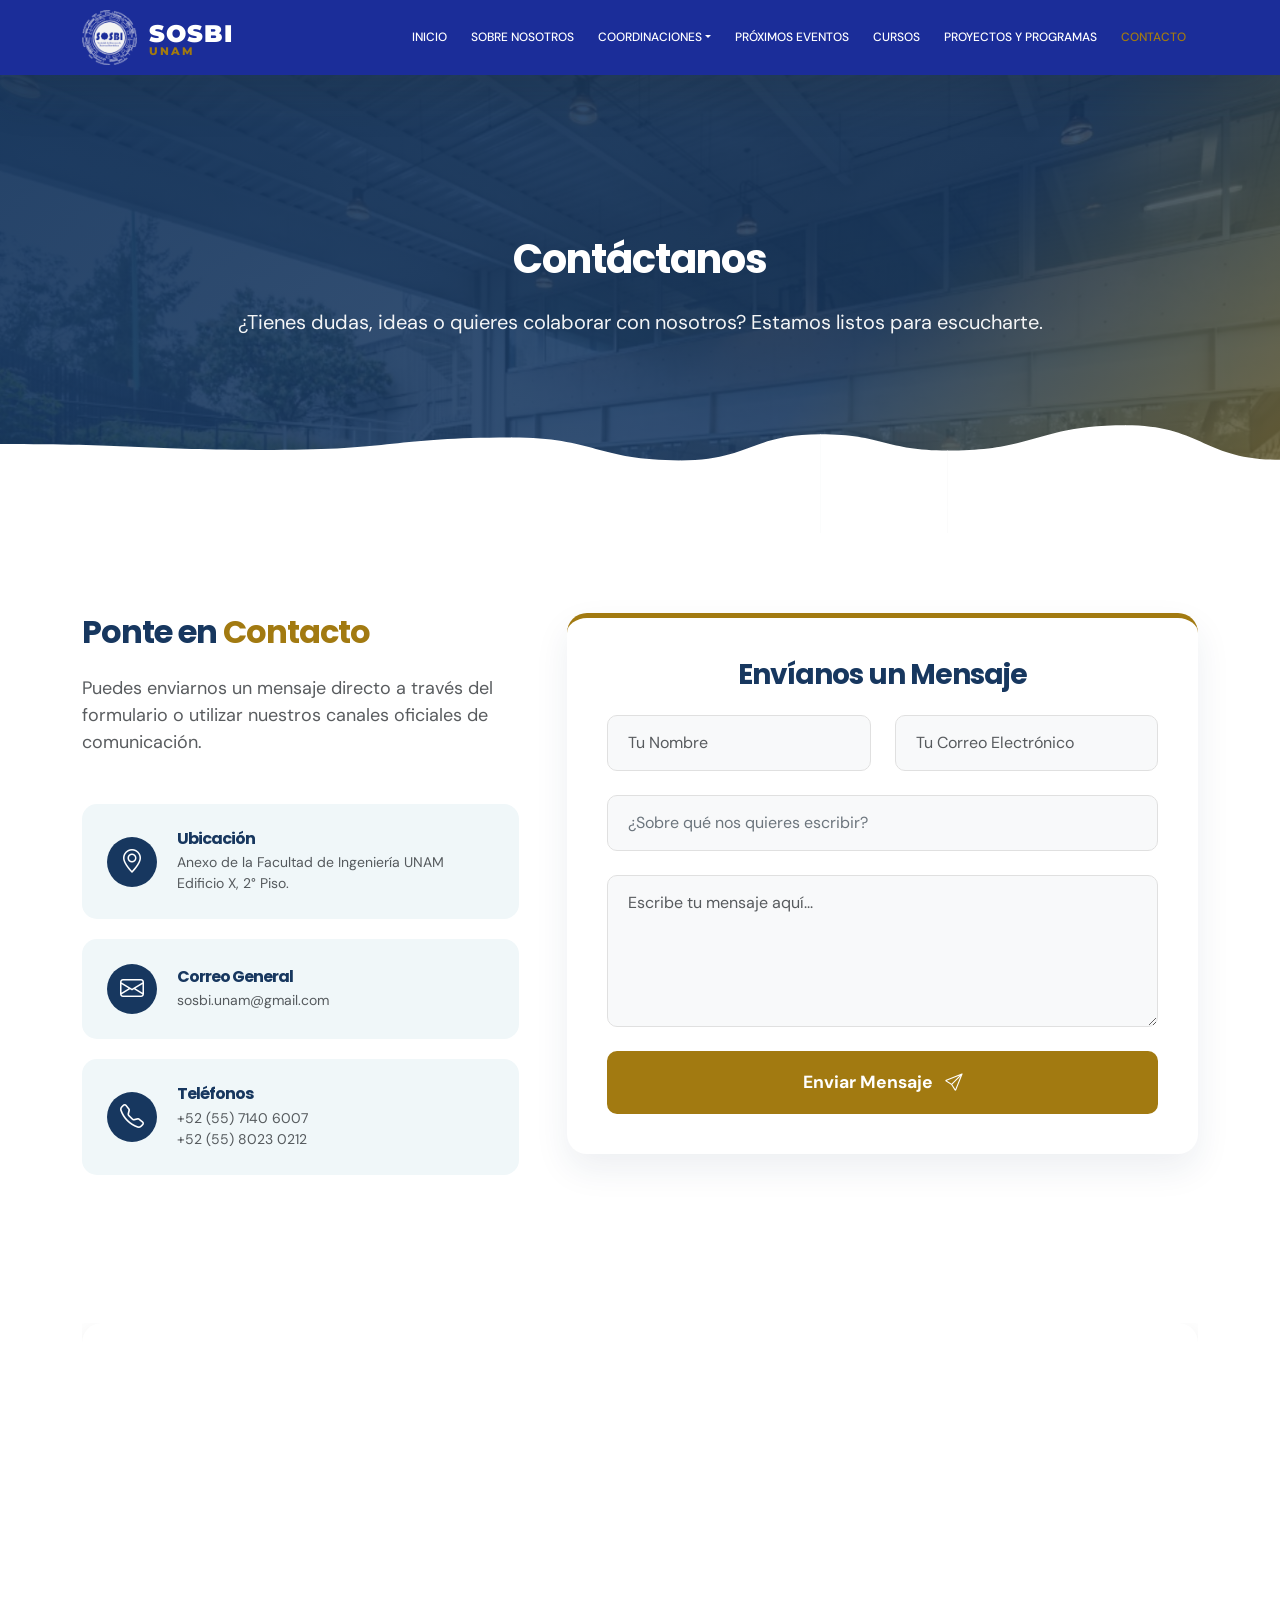
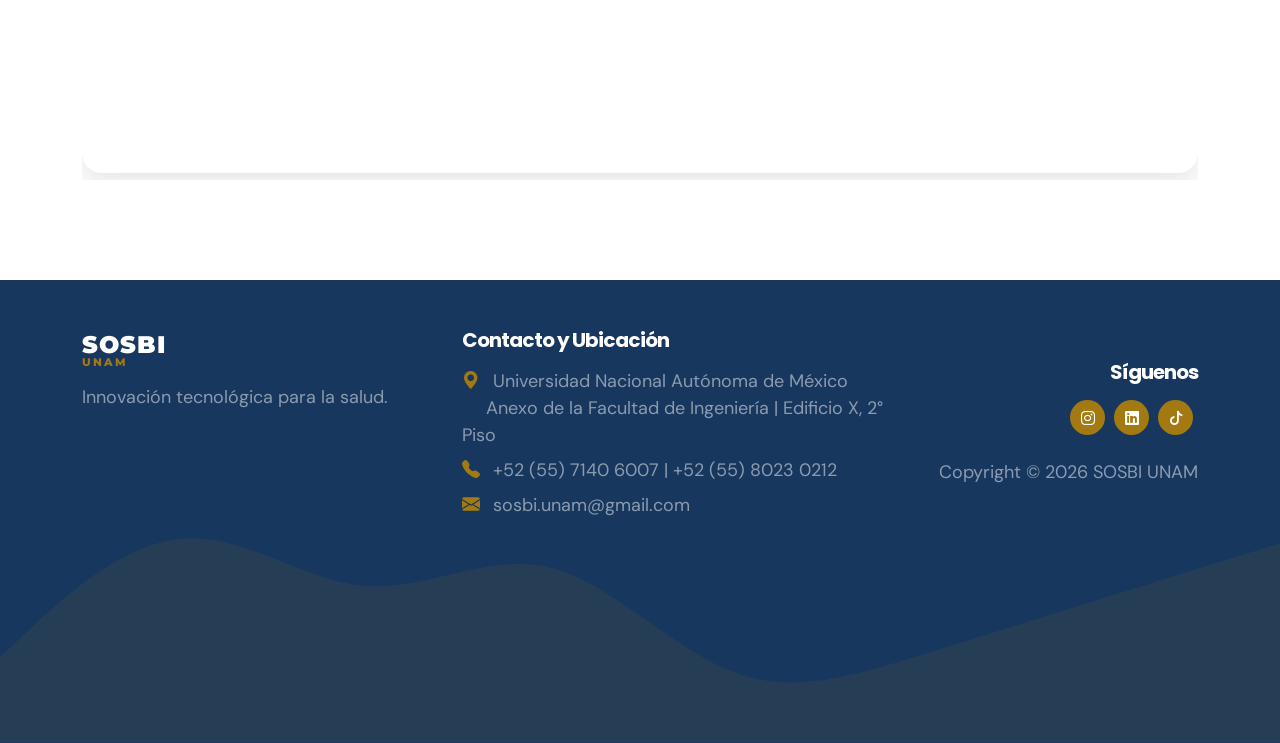
<file: contact.html>
<!doctype html>
<html lang="es">
    <head>
        <meta charset="utf-8">
        <meta name="viewport" content="width=device-width, initial-scale=1">
        <meta name="description" content="Contacto - Sociedad de Alumnos de Sistemas Biomédicos (SOSBI) UNAM">
        <meta name="author" content="Miguel Navarrete">

        <title>Contacto | SOSBI UNAM</title>

        <link rel="preconnect" href="https://fonts.googleapis.com">
        <link rel="preconnect" href="https://fonts.gstatic.com" crossorigin>
        <link href="https://fonts.googleapis.com/css2?family=DM+Sans:wght@400;500;700&family=Montserrat:wght@800;900&family=Poppins:wght@500;600;700&display=swap" rel="stylesheet">
        
        <link href="css/bootstrap.min.css" rel="stylesheet">
        <link href="css/bootstrap-icons.css" rel="stylesheet">
        <link href="css/template-sosbi.css" rel="stylesheet">
        <link href="css/coordinaciones.css" rel="stylesheet">

        <style>
            .hero-contact {
                background: linear-gradient(135deg, rgba(23, 55, 95, 0.95) 0%, rgba(23, 55, 95, 0.85) 55%, rgba(162, 122, 17, 0.9) 100%), url('images/cia.webp') !important;
                background-size: cover !important; 
                background-position: center !important; 
                background-attachment: fixed !important;
            }

            .contact-form-card {
                background: #ffffff;
                border-radius: 20px;
                padding: 40px;
                box-shadow: 0 15px 35px rgba(23, 55, 95, 0.08);
                border-top: 5px solid var(--main-dorado);
            }

            .form-control {
                border-radius: 10px;
                padding: 15px 20px;
                border: 1px solid #e0e0e0;
                background-color: #f8f9fa;
                transition: all 0.3s ease;
            }

            .form-control:focus {
                border-color: var(--main-dorado);
                box-shadow: 0 0 0 0.25rem rgba(162, 122, 17, 0.25);
                background-color: #ffffff;
            }

            .contact-info-box {
                background: #f0f7f9;
                border-radius: 15px;
                padding: 25px;
                margin-bottom: 20px;
                display: flex;
                align-items: center;
                transition: transform 0.3s;
            }

            .contact-info-box:hover {
                transform: translateX(10px);
            }

            .contact-icon {
                width: 50px;
                height: 50px;
                background: var(--main-azul-marino);
                color: #fff;
                border-radius: 50%;
                display: flex;
                align-items: center;
                justify-content: center;
                font-size: 24px;
                margin-right: 20px;
                flex-shrink: 0;
            }

            .map-container iframe {
                border-radius: 20px;
                box-shadow: 0 10px 25px rgba(0,0,0,0.1);
            }

            .bg-dorado { background-color: var(--main-dorado) !important; border: none !important; }
            .bg-dorado:hover { background-color: #8c6910 !important; }
        </style>
    </head>
    
    <body>
        <main>
            <nav class="navbar navbar-expand-lg sticky-top shadow-lg">                
                <div class="container">
                    <a class="navbar-brand" href="index.html">
                        <img src="images/logo.webp" alt="SOSBI Logo" class="navbar-logo-img">
                        <span class="navbar-brand-text">SOSBI <small>UNAM</small></span>
                    </a>
                    <button class="navbar-toggler ms-auto" type="button" data-bs-toggle="collapse" data-bs-target="#navbarNav" aria-controls="navbarNav" aria-expanded="false" aria-label="Toggle navigation">
                        <span class="navbar-toggler-icon" style="filter: invert(1);"></span>
                    </button>
                    <div class="collapse navbar-collapse" id="navbarNav">
                        <ul class="navbar-nav ms-auto align-items-lg-center">
                            <li class="nav-item"><a class="nav-link" href="index.html">Inicio</a></li>
                            <li class="nav-item"><a class="nav-link" href="about.html">Sobre Nosotros</a></li>
                            <li class="nav-item dropdown">
                                <a class="nav-link dropdown-toggle" href="#" id="navbarLightDropdownMenuLink" role="button" data-bs-toggle="dropdown" aria-expanded="false">Coordinaciones</a>
                                <ul class="dropdown-menu dropdown-menu-light" aria-labelledby="navbarLightDropdownMenuLink">
                                    <li><a class="dropdown-item item-rh" href="recursos-humanos.html">Recursos Humanos</a></li>
                                    <li><a class="dropdown-item item-rrpp" href="relaciones-publicas.html">Relaciones Públicas</a></li>
                                    <li><a class="dropdown-item item-com" href="comunicacion-diseno.html">Comunicación y Diseño</a></li>
                                    <li><a class="dropdown-item item-proy" href="proyectos-coord.html">Proyectos</a></li>
                                </ul>
                            </li>
                            <li class="nav-item"><a class="nav-link" href="eventos.html">Próximos Eventos</a></li>
                            <li class="nav-item"><a class="nav-link" href="cursos.html">Cursos</a></li>
                            <li class="nav-item"><a class="nav-link" href="proyectos-actuales.html">Proyectos y Programas</a></li>
                            <li class="nav-item"><a class="nav-link active" href="contact.html">Contacto</a></li>
                        </ul>
                    </div>
                </div>
            </nav>

            <section class="hero-section hero-short hero-contact d-flex justify-content-center align-items-center">
                <div class="container position-relative">
                    <div class="row align-items-center">
                        <div class="col-12 text-center reveal reveal-down">
                            <h1 class="text-white mb-4">Contáctanos</h1>
                            <p class="fs-5" style="color: #ffffff !important; opacity: 0.95;">¿Tienes dudas, ideas o quieres colaborar con nosotros? Estamos listos para escucharte.</p>
                        </div>
                    </div>
                </div>
                
                <svg viewBox="0 0 1962 178" xmlns="http://www.w3.org/2000/svg" style="position: absolute; bottom: -1px; left: 0; width: 100%; z-index: 1; transform: rotate(180deg); pointer-events: none;">
                    <path fill="#ffffff" d="M 0 114 C 118.5 114 118.5 167 237 167 L 237 167 L 237 0 L 0 0 Z"></path> 
                    <path fill="#ffffff" d="M 236 167 C 373 167 373 128 510 128 L 510 128 L 510 0 L 236 0 Z"></path> 
                    <path fill="#ffffff" d="M 509 128 C 607 128 607 153 705 153 L 705 153 L 705 0 L 509 0 Z"></path>
                    <path fill="#ffffff" d="M 704 153 C 812 153 812 113 920 113 L 920 113 L 920 0 L 704 0 Z"></path>
                    <path fill="#ffffff" d="M 919 113 C 1048.5 113 1048.5 148 1178 148 L 1178 148 L 1178 0 L 919 0 Z"></path>
                    <path fill="#ffffff" d="M 1177 148 C 1359.5 148 1359.5 129 1542 129 L 1542 129 L 1542 0 L 1177 0 Z"></path>
                    <path fill="#ffffff" d="M 1541 129 C 1751.5 129 1751.5 138 1962 138 L 1962 138 L 1962 0 L 1541 0 Z"></path>
                </svg>
            </section>

            <section class="section-padding bg-white pb-0" style="padding-top: 80px;">
                <div class="container">
                    <div class="row g-5">
                        
                        <div class="col-lg-5 col-12 reveal reveal-right">
                            <h2 class="mb-4" style="color: var(--main-azul-marino);">Ponte en <span style="color: var(--main-dorado);">Contacto</span></h2>
                            <p class="text-muted mb-5">Puedes enviarnos un mensaje directo a través del formulario o utilizar nuestros canales oficiales de comunicación.</p>
                            
                            <div class="contact-info-box">
                                <div class="contact-icon"><i class="bi bi-geo-alt"></i></div>
                                <div>
                                    <h6 class="mb-1 fw-bold" style="color: var(--main-azul-marino);">Ubicación</h6>
                                    <p class="mb-0 text-muted small">Anexo de la Facultad de Ingeniería UNAM<br>Edificio X, 2° Piso.</p>
                                </div>
                            </div>

                            <div class="contact-info-box">
                                <div class="contact-icon"><i class="bi bi-envelope"></i></div>
                                <div>
                                    <h6 class="mb-1 fw-bold" style="color: var(--main-azul-marino);">Correo General</h6>
                                    <p class="mb-0 text-muted small"><a href="mailto:sosbi.unam@gmail.com" class="text-decoration-none text-muted">sosbi.unam@gmail.com</a></p>
                                </div>
                            </div>

                            <div class="contact-info-box mb-5">
                                <div class="contact-icon"><i class="bi bi-telephone"></i></div>
                                <div>
                                    <h6 class="mb-1 fw-bold" style="color: var(--main-azul-marino);">Teléfonos</h6>
                                    <p class="mb-0 text-muted small">+52 (55) 7140 6007<br>+52 (55) 8023 0212</p>
                                </div>
                            </div>
                        </div>

                        <div class="col-lg-7 col-12 reveal reveal-left delay-1">
                            <div class="contact-form-card">
                                <h3 class="mb-4 text-center" style="color: var(--main-azul-marino);">Envíanos un Mensaje</h3>
                                
                                <form id="contact-form" action="https://formsubmit.co/sosbi.unam@gmail.com" method="POST">
                                    
                                    <input type="hidden" name="_captcha" value="false">
                                    <input type="hidden" name="_subject" value="¡Nuevo mensaje desde la página web de SOSBI!">
                                    <input type="text" name="_honey" style="display:none">
                                    
                                    <input type="hidden" name="_next" id="next-url" value="">
                                    <input type="hidden" name="_cc" id="cc-email" disabled>

                                    <div class="row">
                                        <div class="col-md-6 mb-4">
                                            <input type="text" name="Nombre" class="form-control" placeholder="Tu Nombre" required>
                                        </div>
                                        <div class="col-md-6 mb-4">
                                            <input type="email" name="Correo" class="form-control" placeholder="Tu Correo Electrónico" required>
                                        </div>
                                    </div>
                                    
                                    <div class="mb-4">
                                        <select name="Motivo_Contacto" id="motivo-select" class="form-control" required style="color: #6c757d;">
                                            <option value="" disabled selected>¿Sobre qué nos quieres escribir?</option>
                                            <option value="Duda General">Duda General</option>
                                            <option value="Recursos Humanos">Reclutamiento / Recursos Humanos</option>
                                            <option value="Proyectos">Información de Proyectos</option>
                                            <option value="Relaciones Públicas">Alianzas y Relaciones Públicas</option>
                                            <option value="Comunicación y Diseño">Comunicación, Prensa o Diseño</option>
                                        </select>
                                    </div>

                                    <div class="mb-4">
                                        <textarea name="Mensaje" class="form-control" rows="5" placeholder="Escribe tu mensaje aquí..." required></textarea>
                                    </div>
                                    
                                    <button type="submit" class="btn custom-btn w-100 py-3" style="background-color: var(--main-azul-marino); color: white; font-weight: bold; border-radius: 10px; font-size: 1.1rem;">
                                        Enviar Mensaje <i class="bi bi-send ms-2"></i>
                                    </button>

                                    <div id="form-message" class="mt-3 text-center" style="display: none; background-color: #d4edda; color: #155724; border-radius: 10px; padding: 15px; font-weight: bold;">
                                        ¡Mensaje enviado con éxito! Nos pondremos en contacto pronto.
                                    </div>
                                </form>
                            </div>
                        </div>

                    </div>
                </div>
            </section>

            <section class="section-padding">
                <div class="container">
                    <div class="row">
                        <div class="col-12 reveal reveal-up">
                            <div class="map-container overflow-hidden">
                                <iframe src="https://www.google.com/maps/embed?pb=!1m18!1m12!1m3!1d3765.011883584558!2d-99.1849176239103!3d19.3253241441097!2m3!1f0!2f0!3f0!3m2!1i1024!2i768!4f13.1!3m3!1m2!1s0x85d1fff40538f9b9%3A0xc6659f816a735165!2sAnexo%20de%20la%20Facultad%20de%20Ingenier%C3%ADa%2C%20UNAM!5e0!3m2!1ses-419!2smx!4v1711585000000!5m2!1ses-419!2smx" width="100%" height="450" style="border:0;" allowfullscreen="" loading="lazy" referrerpolicy="no-referrer-when-downgrade"></iframe>
                            </div>
                        </div>
                    </div>
                </div>
            </section>
        </main>

        <footer class="site-footer pt-5">
            <div class="container pb-4">
                <div class="row">
                    <div class="col-lg-4 col-md-6 col-12 mb-4 mb-lg-0 reveal reveal-up">
                        <a class="navbar-brand d-flex align-items-center mb-3" href="index.html">
                            <span class="navbar-brand-text text-white fs-3">SOSBI <small style="color: var(--main-dorado) !important;">UNAM</small></span>
                        </a>
                        <p class="text-white-50">Innovación tecnológica para la salud.</p>
                    </div>

                    <div class="col-lg-5 col-md-6 col-12 mb-4 mb-lg-0 reveal reveal-up delay-1">
                        <h5 class="site-footer-title mb-3 text-white">Contacto y Ubicación</h5>
                        <p class="text-white-50 mb-2 lh-base">
                            <i class="bi bi-geo-alt-fill me-2" style="color: var(--main-dorado);"></i>
                            Universidad Nacional Autónoma de México<br>
                            <span class="ms-4">Anexo de la Facultad de Ingeniería | Edificio X, 2° Piso</span>
                        </p>
                        <p class="text-white-50 mb-2">
                            <i class="bi bi-telephone-fill me-2" style="color: var(--main-dorado);"></i> 
                            +52 (55) 7140 6007 | +52 (55) 8023 0212
                        </p>
                        <p class="text-white-50 mb-0">
                            <i class="bi bi-envelope-fill me-2" style="color: var(--main-dorado);"></i> 
                            sosbi.unam@gmail.com
                        </p>
                    </div>

                    <div class="col-lg-3 col-md-12 col-12 text-lg-end mt-4 mt-lg-0 d-flex flex-column align-items-lg-end justify-content-center reveal reveal-up delay-2">
                        <h5 class="site-footer-title mb-3 text-white">Síguenos</h5>
                        <ul class="social-icon justify-content-lg-end mb-4">
                            <li class="social-icon-item"><a href="https://instagram.com/sosbifiunam" target="_blank" class="social-icon-link bi-instagram bg-dorado"></a></li>
                            <li class="social-icon-item"><a href="https://www.linkedin.com/company/sosbi-fiunam/" target="_blank" class="social-icon-link bi-linkedin bg-dorado"></a></li>
                            <li class="social-icon-item"><a href="https://www.tiktok.com/@sosbifiunam" target="_blank" class="social-icon-link bi-tiktok bg-dorado"></a></li>
                        </ul>
                        <div class="copyright-wrap d-flex align-items-center justify-content-lg-end">
                            <p class="copyright-text text-white-50 mb-0">Copyright © 2026 SOSBI UNAM</p>
                        </div>
                    </div>
                </div>
            </div>
            <svg xmlns="http://www.w3.org/2000/svg" viewBox="0 0 1440 320"><path fill="var(--main-dorado)" fill-opacity="0.1" d="M0,224L34.3,192C68.6,160,137,96,206,90.7C274.3,85,343,139,411,144C480,149,549,107,617,122.7C685.7,139,754,213,823,240C891.4,267,960,245,1029,224C1097.1,203,1166,181,1234,160C1302.9,139,1371,117,1406,106.7L1440,96L1440,320L1405.7,320C1371.4,320,1303,320,1234,320C1165.7,320,1097,320,1029,320C960,320,891,320,823,320C754.3,320,686,320,617,320C548.6,320,480,320,411,320C342.9,320,274,320,206,320C137.1,320,69,320,34,320L0,320Z"></path></svg>
        </footer>

        <script src="js/jquery.min.js"></script>
        <script src="js/bootstrap.bundle.min.js"></script>
        <script src="js/animated-headline.js"></script>
        <script src="js/modernizr.js"></script>
        <script src="js/custom.js"></script>

        <script>
            // 1. Lógica para asignar copias (CC) según la selección
            document.getElementById('motivo-select').addEventListener('change', function() {
                var ccField = document.getElementById('cc-email');
                var selected = this.value;
                var ccEmail = '';

                if (selected === 'Recursos Humanos') ccEmail = 'rhsosbi@gmail.com';
                else if (selected === 'Proyectos') ccEmail = 'proyectossosbiunam@gmail.com';
                else if (selected === 'Relaciones Públicas') ccEmail = 'relacionespublicassosbi@gmail.com';
                else if (selected === 'Comunicación y Diseño') ccEmail = 'comunicacionsosbi.unam@gmail.com';

                if (ccEmail !== '') {
                    ccField.value = ccEmail;
                    ccField.removeAttribute('disabled');
                } else {
                    ccField.setAttribute('disabled', 'true');
                }
            });

            // 2. Le decimos a FormSubmit que nos regrese a esta misma página agregando ?success=true
            document.getElementById('next-url').value = window.location.href.split('?')[0] + "?success=true";

            // 3. Revisamos si en la barra de direcciones dice ?success=true (significa que FormSubmit ya lo procesó)
            if (window.location.search.includes('success=true')) {
                // Mostramos el mensaje verde de éxito
                document.getElementById('form-message').style.display = 'block';
                
                // Limpiamos la URL para que se vea bonita (sin el ?success=true)
                window.history.replaceState(null, null, window.location.pathname);
            }
        </script>
    </body>
</html>
</file>
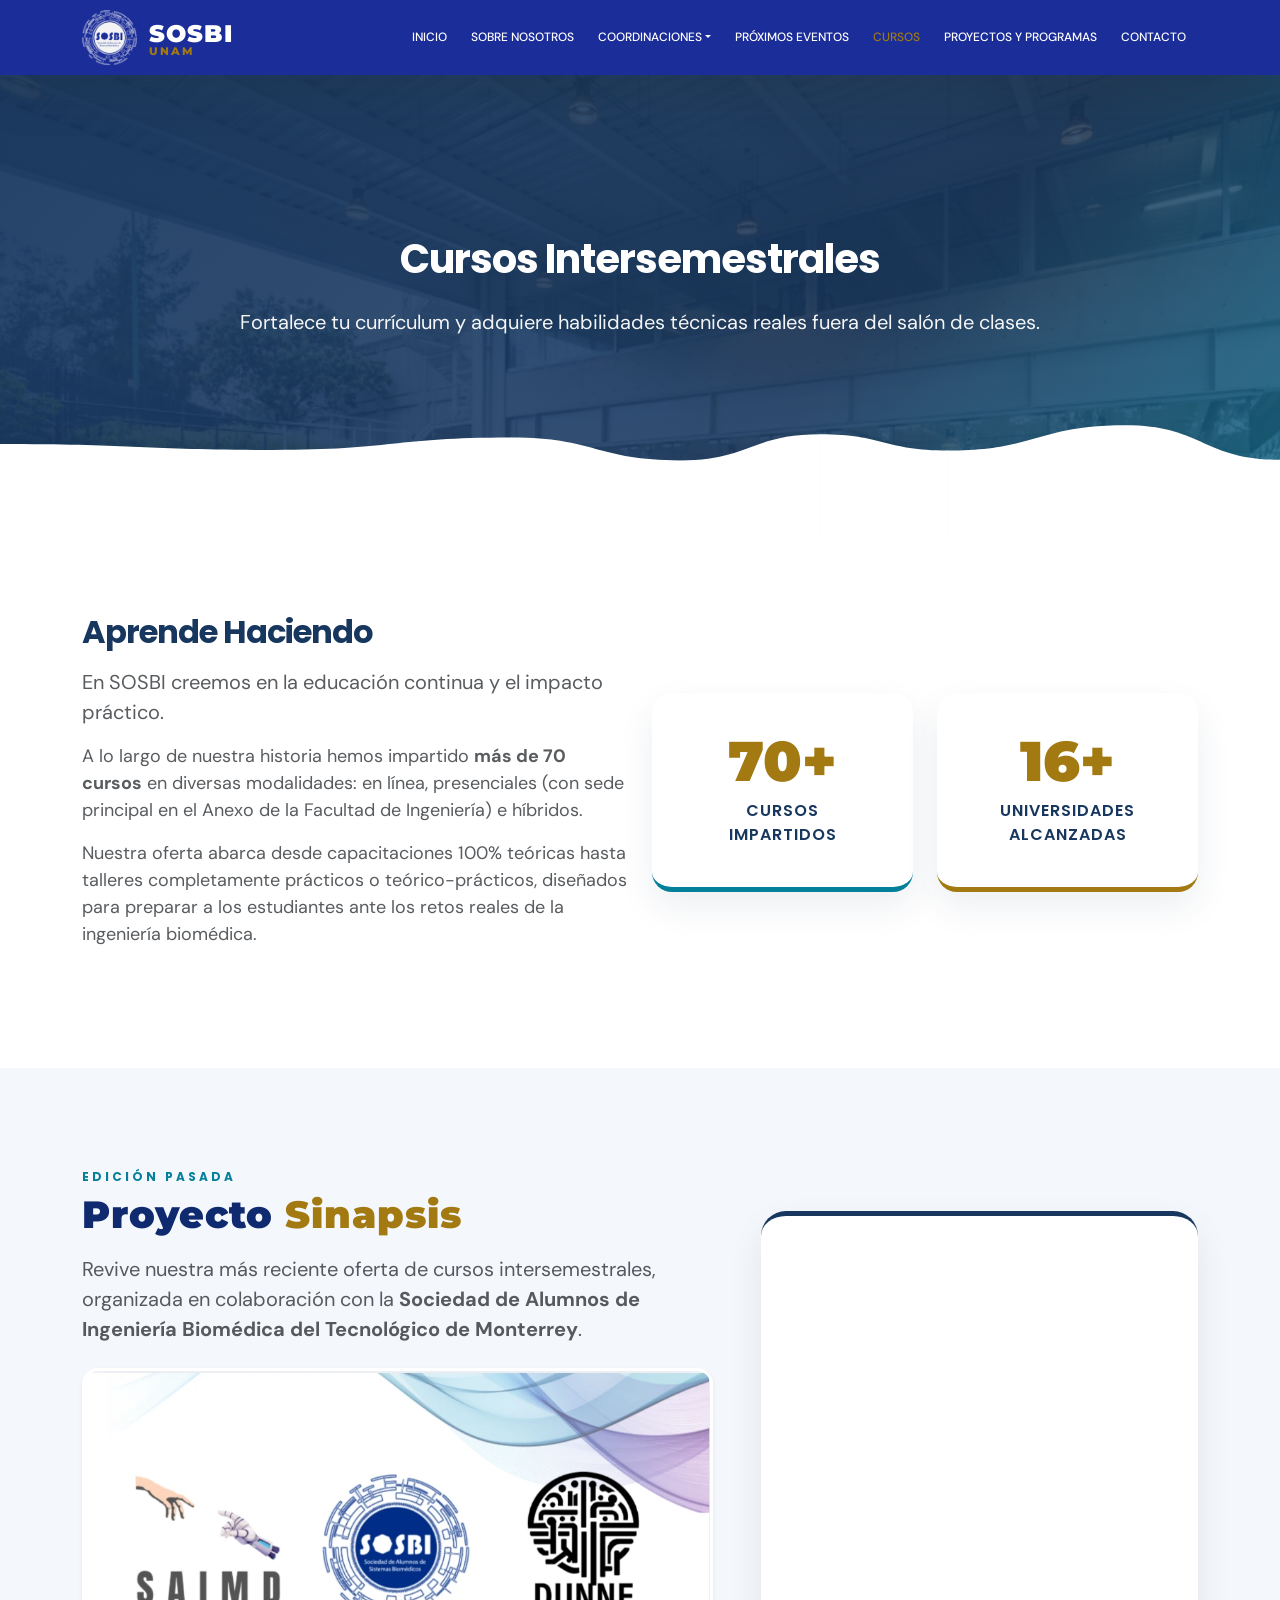
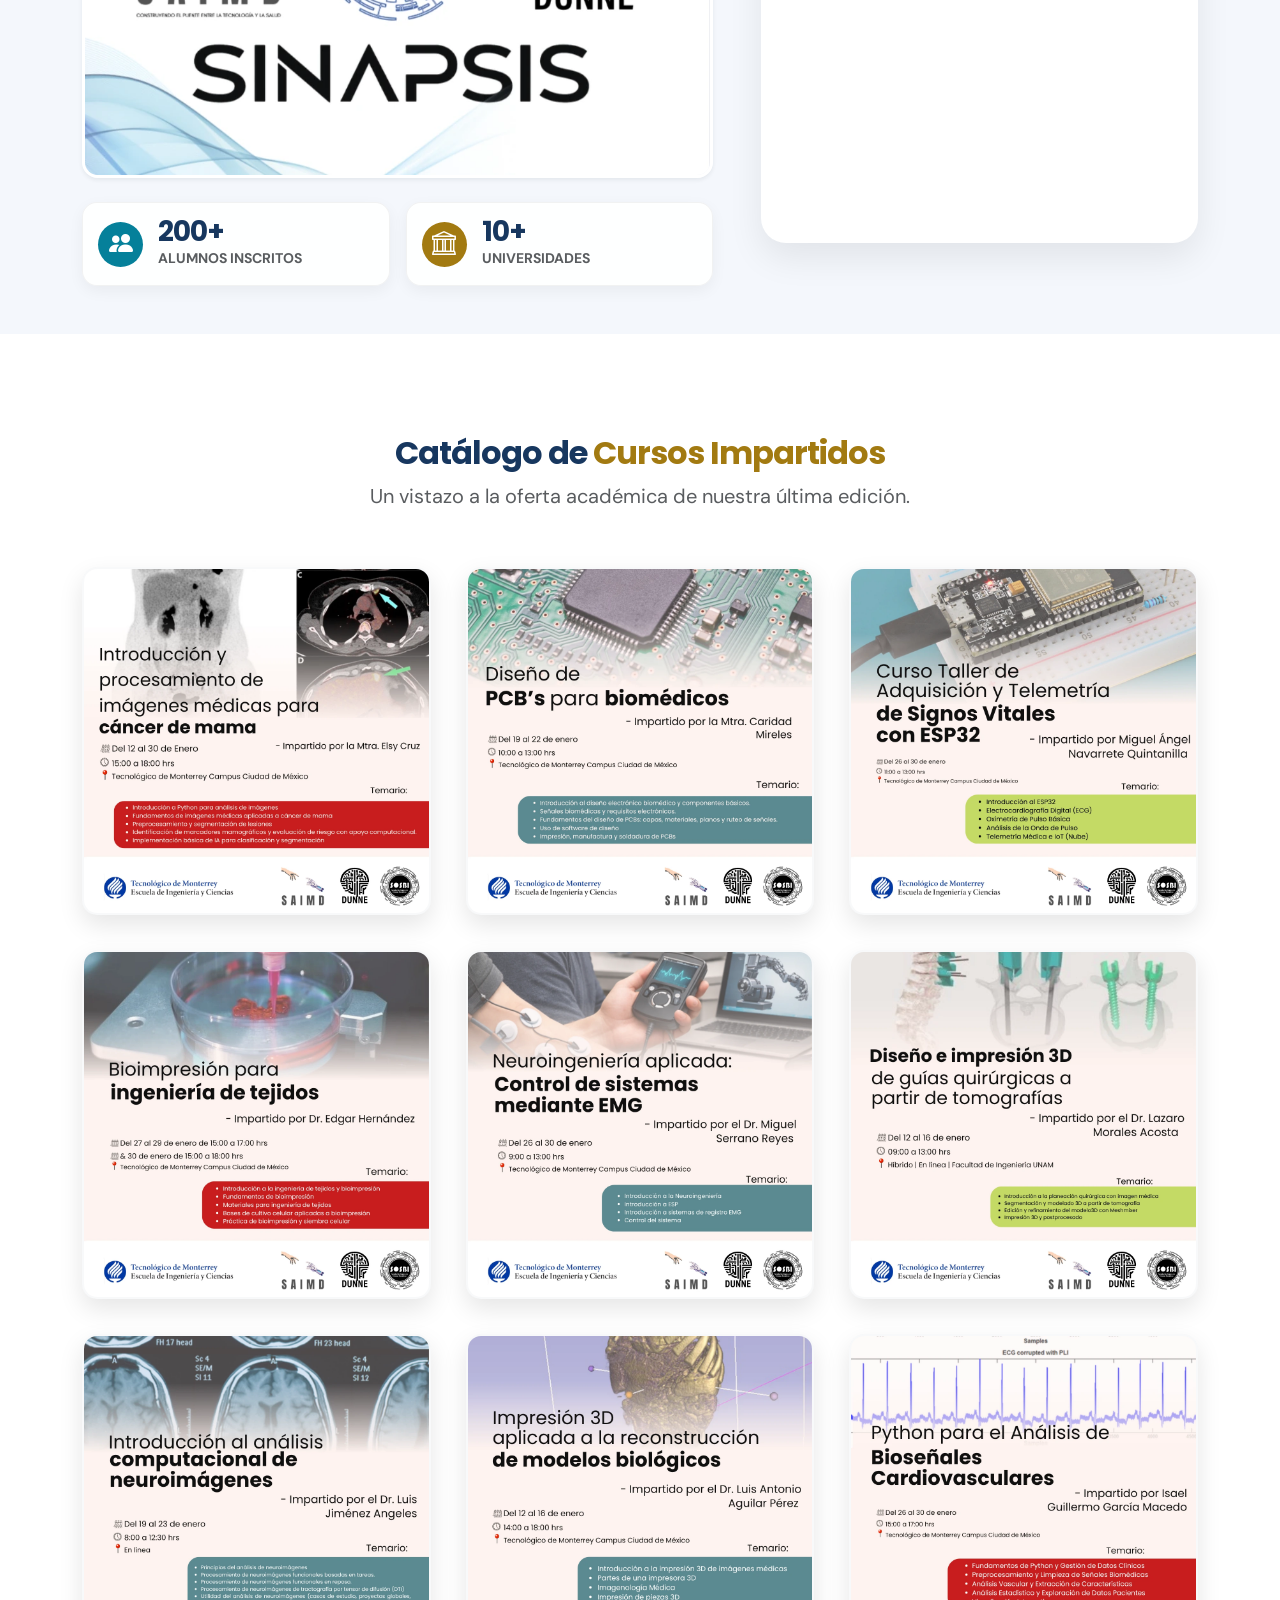
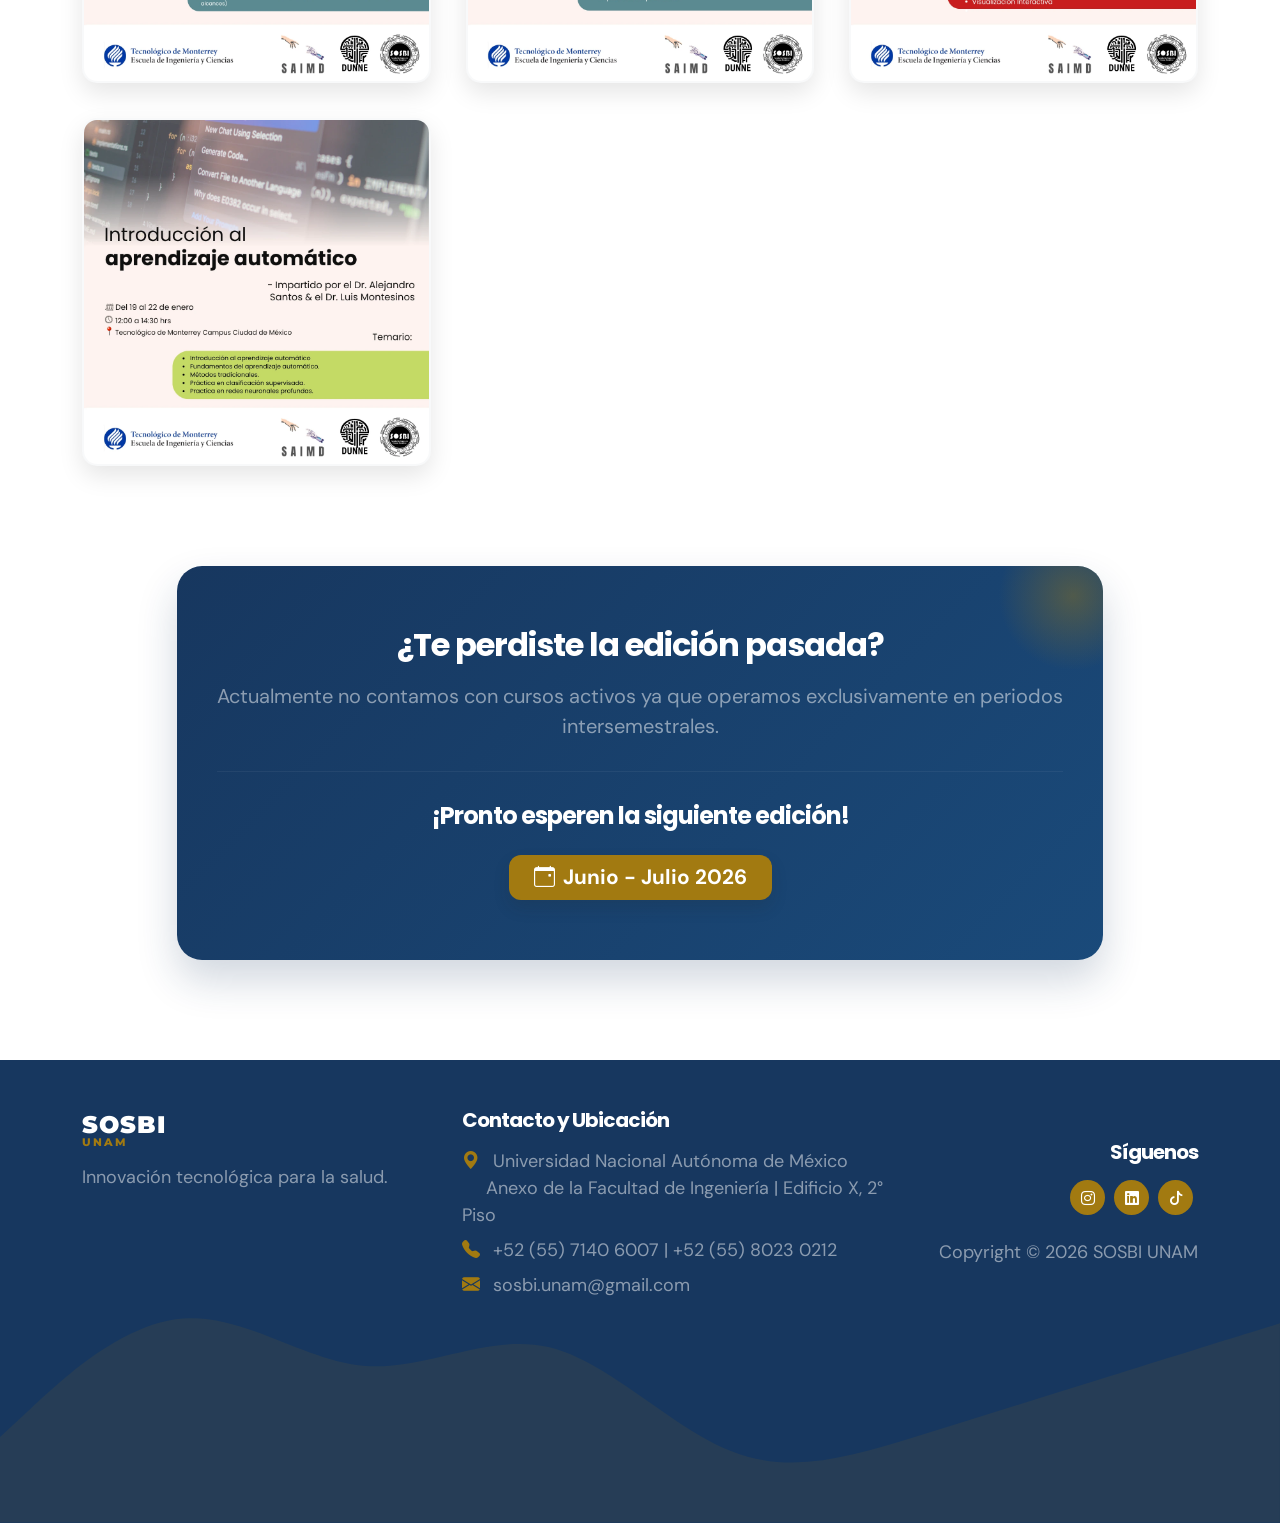
<file: cursos.html>
<!doctype html>
<html lang="es">
    <head>
        <meta charset="utf-8">
        <meta name="viewport" content="width=device-width, initial-scale=1">
        <meta name="description" content="Cursos Intersemestrales - Sociedad de Alumnos de Sistemas Biomédicos (SOSBI) UNAM">
        <meta name="author" content="Miguel Navarrete">

        <title>Cursos | SOSBI UNAM</title>

        <link rel="preconnect" href="https://fonts.googleapis.com">
        <link rel="preconnect" href="https://fonts.gstatic.com" crossorigin>
        <link href="https://fonts.googleapis.com/css2?family=DM+Sans:wght@400;500;700&family=Montserrat:wght@800;900&family=Poppins:wght@500;600;700&display=swap" rel="stylesheet">
        
        <link href="css/bootstrap.min.css" rel="stylesheet">
        <link href="css/bootstrap-icons.css" rel="stylesheet">
        <link href="css/template-sosbi.css" rel="stylesheet">
        <link href="css/coordinaciones.css" rel="stylesheet">

        <style>
            /* =========================================
               ESTILOS ESPECÍFICOS DE LA PÁGINA CURSOS
               ========================================= */
            
            /* Héroe de Cursos */
            .hero-cursos {
                background: linear-gradient(135deg, rgba(23, 55, 95, 0.95) 0%, rgba(23, 55, 95, 0.85) 55%, rgba(5, 128, 154, 0.8) 100%), url('images/cia.webp') !important;
                background-size: cover !important; 
                background-position: center !important; 
                background-attachment: fixed !important;
            }

            /* --- ESTADÍSTICAS GLOBALES --- */
            .stats-box {
                background: #ffffff;
                border-radius: 20px;
                padding: 40px 20px;
                box-shadow: 0 15px 35px rgba(23, 55, 95, 0.08);
                border-bottom: 5px solid var(--contrast-turquesa-fuerte);
                text-align: center;
                height: 100%;
                transition: transform 0.3s ease;
            }
            .stats-box:hover { transform: translateY(-10px); }
            .stats-number {
                font-family: var(--font-display); font-size: 3.5rem; font-weight: 900;
                color: var(--main-dorado); line-height: 1; margin-bottom: 10px;
            }
            .stats-label {
                font-family: var(--font-ui); font-size: 1rem; font-weight: 600;
                color: var(--main-azul-marino); text-transform: uppercase; letter-spacing: 1px;
            }

            /* --- ESTADÍSTICAS EDICIÓN PASADA (SINAPSIS) --- */
            .mini-stat-card {
                background: rgba(255,255,255,0.9);
                border: 1px solid rgba(0,0,0,0.05);
                border-radius: 15px;
                padding: 15px;
                display: flex;
                align-items: center;
                gap: 15px;
                box-shadow: 0 5px 15px rgba(0,0,0,0.05);
            }
            .mini-stat-icon {
                width: 45px; height: 45px; border-radius: 50%;
                background: var(--contrast-turquesa-fuerte); color: white;
                display: flex; align-items: center; justify-content: center; font-size: 1.5rem;
            }

            /* --- GRID DE CATÁLOGO DE CURSOS (IMÁGENES MÁS GRANDES) --- */
            .course-catalog-grid {
                display: grid;
                /* El tamaño mínimo subió a 320px para garantizar legibilidad del texto */
                grid-template-columns: repeat(auto-fit, minmax(320px, 1fr));
                gap: 35px;
                margin-top: 40px;
            }

            .course-poster-card {
                position: relative;
                border-radius: 15px;
                overflow: hidden;
                box-shadow: 0 10px 25px rgba(0,0,0,0.1);
                aspect-ratio: 1 / 1; /* Cuadrado 1080x1080 */
                cursor: pointer;
                border: 2px solid transparent;
                transition: all 0.3s ease;
                background-color: #f8f9fa;
            }

            .course-poster-card:hover {
                transform: scale(1.04);
                box-shadow: 0 20px 40px rgba(5, 128, 154, 0.2);
                border-color: var(--main-dorado);
            }

            .course-poster-card img {
                width: 100%; height: 100%; object-fit: cover; transition: transform 0.5s ease;
            }
            .course-poster-card:hover img { transform: scale(1.05); } /* Zoom interno ligeramente más suave */

            /* --- SECCIÓN REEL INSTAGRAM --- */
            .reel-container {
                background: #fff;
                border-radius: 25px;
                padding: 20px;
                box-shadow: 0 15px 35px rgba(0,0,0,0.08);
                display: flex;
                align-items: center;
                justify-content: center;
                border-top: 5px solid var(--main-azul-marino);
            }
            .instagram-embed-wrapper {
                width: 100%; max-width: 380px; margin: 0 auto;
                border-radius: 15px; overflow: hidden;
            }
            .instagram-embed-wrapper iframe { width: 100%; height: 580px; border: none; }

            /* --- CALL TO ACTION (PRÓXIMA EDICIÓN) --- */
            .cta-next-edition {
                background: linear-gradient(135deg, var(--main-azul-marino) 0%, #1a4a7a 100%);
                border-radius: 25px;
                padding: 60px 40px;
                text-align: center;
                color: white;
                box-shadow: 0 20px 40px rgba(23, 55, 95, 0.2);
                position: relative;
                overflow: hidden;
            }
            .cta-next-edition::after {
                content: ''; position: absolute; top: 0; right: 0; width: 150px; height: 150px;
                background: radial-gradient(circle, rgba(162, 122, 17, 0.4) 0%, rgba(255,255,255,0) 70%);
                border-radius: 50%; transform: translate(30%, -30%);
            }

            /* Responsive para las tarjetas grandes */
            @media (max-width: 991px) {
                .course-catalog-grid { grid-template-columns: repeat(auto-fit, minmax(280px, 1fr)); gap: 25px; }
            }
            @media (max-width: 768px) {
                .course-catalog-grid { grid-template-columns: repeat(auto-fit, minmax(250px, 1fr)); gap: 20px; }
            }
            @media (max-width: 480px) {
                .course-catalog-grid { grid-template-columns: 1fr; }
            }

            /* Redes Sociales Footer */
            .bg-dorado { background-color: var(--main-dorado) !important; border: none !important; }
            .bg-dorado:hover { background-color: #8c6910 !important; }
        </style>
    </head>
    
    <body>
        <main>
            <nav class="navbar navbar-expand-lg sticky-top shadow-lg">                
                <div class="container">
                    <a class="navbar-brand" href="index.html">
                        <img src="images/logo.webp" alt="SOSBI Logo" class="navbar-logo-img">
                        <span class="navbar-brand-text">SOSBI <small>UNAM</small></span>
                    </a>
                    <button class="navbar-toggler ms-auto" type="button" data-bs-toggle="collapse" data-bs-target="#navbarNav" aria-controls="navbarNav" aria-expanded="false" aria-label="Toggle navigation">
                        <span class="navbar-toggler-icon" style="filter: invert(1);"></span>
                    </button>
                    <div class="collapse navbar-collapse" id="navbarNav">
                        <ul class="navbar-nav ms-auto align-items-lg-center">
                            <li class="nav-item"><a class="nav-link" href="index.html">Inicio</a></li>
                            <li class="nav-item"><a class="nav-link" href="about.html">Sobre Nosotros</a></li>
                            <li class="nav-item dropdown">
                                <a class="nav-link dropdown-toggle" href="#" id="navbarLightDropdownMenuLink" role="button" data-bs-toggle="dropdown" aria-expanded="false">Coordinaciones</a>
                                <ul class="dropdown-menu dropdown-menu-light" aria-labelledby="navbarLightDropdownMenuLink">
                                    <li><a class="dropdown-item item-rh" href="recursos-humanos.html">Recursos Humanos</a></li>
                                    <li><a class="dropdown-item item-rrpp" href="relaciones-publicas.html">Relaciones Públicas</a></li>
                                    <li><a class="dropdown-item item-com" href="comunicacion-diseno.html">Comunicación y Diseño</a></li>
                                    <li><a class="dropdown-item item-proy" href="proyectos-coord.html">Proyectos</a></li>
                                </ul>
                            </li>
                            <li class="nav-item"><a class="nav-link" href="eventos.html">Próximos Eventos</a></li>
                            <li class="nav-item"><a class="nav-link active" href="cursos.html">Cursos</a></li>
                            <li class="nav-item"><a class="nav-link" href="proyectos-actuales.html">Proyectos y Programas</a></li>
                            <li class="nav-item"><a class="nav-link" href="contact.html">Contacto</a></li>
                        </ul>
                    </div>
                </div>
            </nav>

            <section class="hero-section hero-short hero-cursos d-flex justify-content-center align-items-center">
                <div class="container position-relative">
                    <div class="row align-items-center">
                        <div class="col-12 text-center reveal reveal-down">
                            <h1 class="text-white mb-4">Cursos Intersemestrales</h1>
                            <p class="fs-5" style="color: #ffffff !important; opacity: 0.95;">Fortalece tu currículum y adquiere habilidades técnicas reales fuera del salón de clases.</p>
                        </div>
                    </div>
                </div>
                
                <svg viewBox="0 0 1962 178" xmlns="http://www.w3.org/2000/svg" style="position: absolute; bottom: -1px; left: 0; width: 100%; z-index: 1; transform: rotate(180deg); pointer-events: none;">
                    <path fill="#ffffff" d="M 0 114 C 118.5 114 118.5 167 237 167 L 237 167 L 237 0 L 0 0 Z"></path> 
                    <path fill="#ffffff" d="M 236 167 C 373 167 373 128 510 128 L 510 128 L 510 0 L 236 0 Z"></path> 
                    <path fill="#ffffff" d="M 509 128 C 607 128 607 153 705 153 L 705 153 L 705 0 L 509 0 Z"></path>
                    <path fill="#ffffff" d="M 704 153 C 812 153 812 113 920 113 L 920 113 L 920 0 L 704 0 Z"></path>
                    <path fill="#ffffff" d="M 919 113 C 1048.5 113 1048.5 148 1178 148 L 1178 148 L 1178 0 L 919 0 Z"></path>
                    <path fill="#ffffff" d="M 1177 148 C 1359.5 148 1359.5 129 1542 129 L 1542 129 L 1542 0 L 1177 0 Z"></path>
                    <path fill="#ffffff" d="M 1541 129 C 1751.5 129 1751.5 138 1962 138 L 1962 138 L 1962 0 L 1541 0 Z"></path>
                </svg>
            </section>

            <section class="section-padding bg-white pb-5" style="padding-top: 80px;">
                <div class="container">
                    <div class="row align-items-center mb-5">
                        <div class="col-lg-6 reveal reveal-right">
                            <h2 style="color: var(--main-azul-marino);">Aprende Haciendo</h2>
                            <p class="fs-5 text-muted mt-3">En SOSBI creemos en la educación continua y el impacto práctico.</p>
                            <p class="text-muted">
                                A lo largo de nuestra historia hemos impartido <strong>más de 70 cursos</strong> en diversas modalidades: en línea, presenciales (con sede principal en el Anexo de la Facultad de Ingeniería) e híbridos. 
                            </p>
                            <p class="text-muted mb-4">
                                Nuestra oferta abarca desde capacitaciones 100% teóricas hasta talleres completamente prácticos o teórico-prácticos, diseñados para preparar a los estudiantes ante los retos reales de la ingeniería biomédica.
                            </p>
                        </div>
                        <div class="col-lg-6 reveal reveal-left delay-1">
                            <div class="row g-4">
                                <div class="col-sm-6">
                                    <div class="stats-box">
                                        <div class="stats-number">70+</div>
                                        <div class="stats-label">Cursos<br>Impartidos</div>
                                    </div>
                                </div>
                                <div class="col-sm-6">
                                    <div class="stats-box" style="border-bottom-color: var(--main-dorado);">
                                        <div class="stats-number">16+</div>
                                        <div class="stats-label">Universidades<br>Alcanzadas</div>
                                    </div>
                                </div>
                            </div>
                        </div>
                    </div>
                </div>
            </section>

            <section class="section-padding pb-5" style="background-color: var(--sosbi-bg);">
                <div class="container">
                    <div class="row align-items-center g-5">
                        
                        <div class="col-lg-7 reveal reveal-right">
                            <p class="section-eyebrow" style="color: var(--contrast-turquesa-fuerte);">Edición Pasada</p>
                            <h2 class="section-title mb-3">Proyecto <span style="color:var(--main-dorado)">Sinapsis</span></h2>
                            <p class="text-muted fs-5 mb-4">
                                Revive nuestra más reciente oferta de cursos intersemestrales, organizada en colaboración con la <strong>Sociedad de Alumnos de Ingeniería Biomédica del Tecnológico de Monterrey</strong>.
                            </p>

                            <img src="images/cursossinapsis.webp" alt="Proyecto Sinapsis" class="img-fluid rounded-4 shadow-sm mb-4" style="border: 3px solid white;">

                            <div class="row g-3">
                                <div class="col-md-6">
                                    <div class="mini-stat-card">
                                        <div class="mini-stat-icon"><i class="bi bi-people-fill"></i></div>
                                        <div>
                                            <h3 class="mb-0 fw-bold" style="color: var(--main-azul-marino); line-height: 1;">200+</h3>
                                            <span class="text-muted small text-uppercase fw-bold">Alumnos Inscritos</span>
                                        </div>
                                    </div>
                                </div>
                                <div class="col-md-6">
                                    <div class="mini-stat-card">
                                        <div class="mini-stat-icon" style="background: var(--main-dorado);"><i class="bi bi-bank"></i></div>
                                        <div>
                                            <h3 class="mb-0 fw-bold" style="color: var(--main-azul-marino); line-height: 1;">10+</h3>
                                            <span class="text-muted small text-uppercase fw-bold">Universidades</span>
                                        </div>
                                    </div>
                                </div>
                            </div>
                        </div>

                        <div class="col-lg-5 reveal reveal-left delay-1">
                            <div class="reel-container">
                                <div class="instagram-embed-wrapper">
                                    <iframe src="https://www.instagram.com/reel/DVcRHSfD_2s/embed" allowtransparency="true" frameborder="0" scrolling="no"></iframe>
                                </div>
                            </div>
                        </div>

                    </div>
                </div>
            </section>

            <section class="section-padding bg-white">
                <div class="container">
                    <div class="row text-center mb-4 reveal reveal-up">
                        <div class="col-12">
                            <h2 style="color: var(--main-azul-marino);">Catálogo de <span style="color: var(--main-dorado);">Cursos Impartidos</span></h2>
                            <p class="text-muted fs-5 mt-2">Un vistazo a la oferta académica de nuestra última edición.</p>
                        </div>
                    </div>

                    <div class="course-catalog-grid reveal reveal-up delay-1">
                        <div class="course-poster-card"><img src="images/cursos/sinapsis1.webp" alt="Curso 1" onerror="this.src='images/logo.webp';"></div>
                        <div class="course-poster-card"><img src="images/cursos/sinapsis2.webp" alt="Curso 2" onerror="this.src='images/logo.webp';"></div>
                        <div class="course-poster-card"><img src="images/cursos/sinapsis3.webp" alt="Curso 3" onerror="this.src='images/logo.webp';"></div>
                        <div class="course-poster-card"><img src="images/cursos/sinapsis4.webp" alt="Curso 4" onerror="this.src='images/logo.webp';"></div>
                        <div class="course-poster-card"><img src="images/cursos/sinapsis5.webp" alt="Curso 5" onerror="this.src='images/logo.webp';"></div>
                        <div class="course-poster-card"><img src="images/cursos/sinapsis6.webp" alt="Curso 6" onerror="this.src='images/logo.webp';"></div>
                        <div class="course-poster-card"><img src="images/cursos/sinapsis7.webp" alt="Curso 7" onerror="this.src='images/logo.webp';"></div>
                        <div class="course-poster-card"><img src="images/cursos/sinapsis8.webp" alt="Curso 8" onerror="this.src='images/logo.webp';"></div>
                        <div class="course-poster-card"><img src="images/cursos/sinapsis9.webp" alt="Curso 9" onerror="this.src='images/logo.webp';"></div>
                        <div class="course-poster-card"><img src="images/cursos/sinapsis10.webp" alt="Curso 10" onerror="this.src='images/logo.webp';"></div>
                    </div>
                </div>
            </section>

            <section class="section-padding pt-0 bg-white">
                <div class="container">
                    <div class="row">
                        <div class="col-lg-10 offset-lg-1 reveal reveal-up">
                            <div class="cta-next-edition">
                                <h2 class="mb-3 text-white fw-bold">¿Te perdiste la edición pasada?</h2>
                                <p class="fs-5 mb-4 text-white-50">Actualmente no contamos con cursos activos ya que operamos exclusivamente en periodos intersemestrales.</p>
                                <hr style="border-color: rgba(255,255,255,0.2); margin: 30px 0;">
                                <h4 class="mb-0 text-white">¡Pronto esperen la siguiente edición!</h4>
                                <div class="mt-4">
                                    <span class="badge shadow" style="background-color: var(--main-dorado); font-size: 1.3rem; padding: 12px 25px; border-radius: 12px;">
                                        <i class="bi bi-calendar-event me-2"></i>Junio - Julio 2026
                                    </span>
                                </div>
                            </div>
                        </div>
                    </div>
                </div>
            </section>

        </main>

        <footer class="site-footer pt-5">
            <div class="container pb-4">
                <div class="row">
                    <div class="col-lg-4 col-md-6 col-12 mb-4 mb-lg-0 reveal reveal-up">
                        <a class="navbar-brand d-flex align-items-center mb-3" href="index.html">
                            <span class="navbar-brand-text text-white fs-3">SOSBI <small style="color: var(--main-dorado) !important;">UNAM</small></span>
                        </a>
                        <p class="text-white-50">Innovación tecnológica para la salud.</p>
                    </div>

                    <div class="col-lg-5 col-md-6 col-12 mb-4 mb-lg-0 reveal reveal-up delay-1">
                        <h5 class="site-footer-title mb-3 text-white">Contacto y Ubicación</h5>
                        <p class="text-white-50 mb-2 lh-base">
                            <i class="bi bi-geo-alt-fill me-2" style="color: var(--main-dorado);"></i>
                            Universidad Nacional Autónoma de México<br>
                            <span class="ms-4">Anexo de la Facultad de Ingeniería | Edificio X, 2° Piso</span>
                        </p>
                        <p class="text-white-50 mb-2">
                            <i class="bi bi-telephone-fill me-2" style="color: var(--main-dorado);"></i> 
                            +52 (55) 7140 6007 | +52 (55) 8023 0212
                        </p>
                        <p class="text-white-50 mb-0">
                            <i class="bi bi-envelope-fill me-2" style="color: var(--main-dorado);"></i> 
                            sosbi.unam@gmail.com
                        </p>
                    </div>

                    <div class="col-lg-3 col-md-12 col-12 text-lg-end mt-4 mt-lg-0 d-flex flex-column align-items-lg-end justify-content-center reveal reveal-up delay-2">
                        <h5 class="site-footer-title mb-3 text-white">Síguenos</h5>
                        <ul class="social-icon justify-content-lg-end mb-4">
                            <li class="social-icon-item"><a href="https://instagram.com/sosbifiunam" target="_blank" class="social-icon-link bi-instagram bg-dorado"></a></li>
                            <li class="social-icon-item"><a href="https://www.linkedin.com/company/sosbi-fiunam/" target="_blank" class="social-icon-link bi-linkedin bg-dorado"></a></li>
                            <li class="social-icon-item"><a href="https://www.tiktok.com/@sosbifiunam" target="_blank" class="social-icon-link bi-tiktok bg-dorado"></a></li>
                        </ul>
                        <div class="copyright-wrap d-flex align-items-center justify-content-lg-end">
                            <p class="copyright-text text-white-50 mb-0">Copyright © 2026 SOSBI UNAM</p>
                        </div>
                    </div>
                </div>
            </div>
            <svg xmlns="http://www.w3.org/2000/svg" viewBox="0 0 1440 320"><path fill="var(--main-dorado)" fill-opacity="0.1" d="M0,224L34.3,192C68.6,160,137,96,206,90.7C274.3,85,343,139,411,144C480,149,549,107,617,122.7C685.7,139,754,213,823,240C891.4,267,960,245,1029,224C1097.1,203,1166,181,1234,160C1302.9,139,1371,117,1406,106.7L1440,96L1440,320L1405.7,320C1371.4,320,1303,320,1234,320C1165.7,320,1097,320,1029,320C960,320,891,320,823,320C754.3,320,686,320,617,320C548.6,320,480,320,411,320C342.9,320,274,320,206,320C137.1,320,69,320,34,320L0,320Z"></path></svg>
        </footer>

        <script src="js/jquery.min.js"></script>
        <script src="js/bootstrap.bundle.min.js"></script>
        <script src="js/animated-headline.js"></script>
        <script src="js/modernizr.js"></script>
        <script src="js/custom.js"></script>
    </body>
</html>
</file>
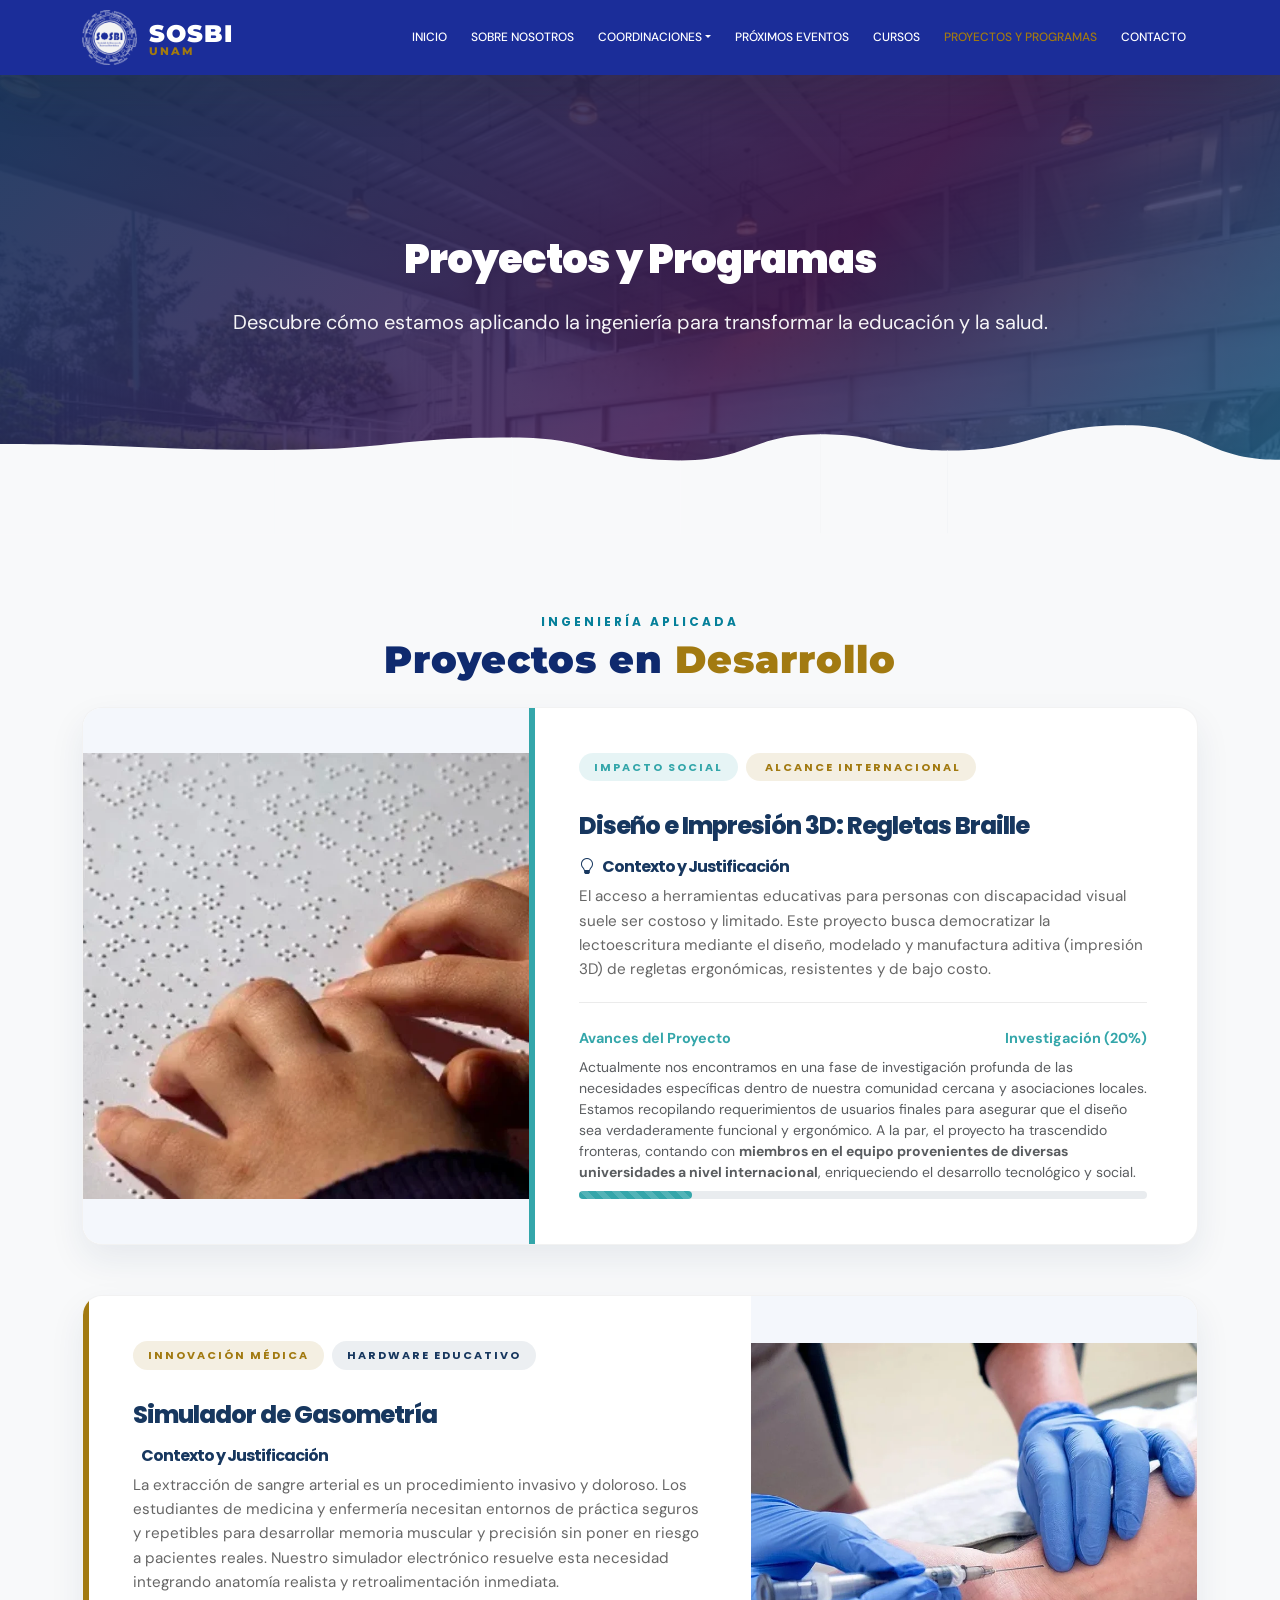
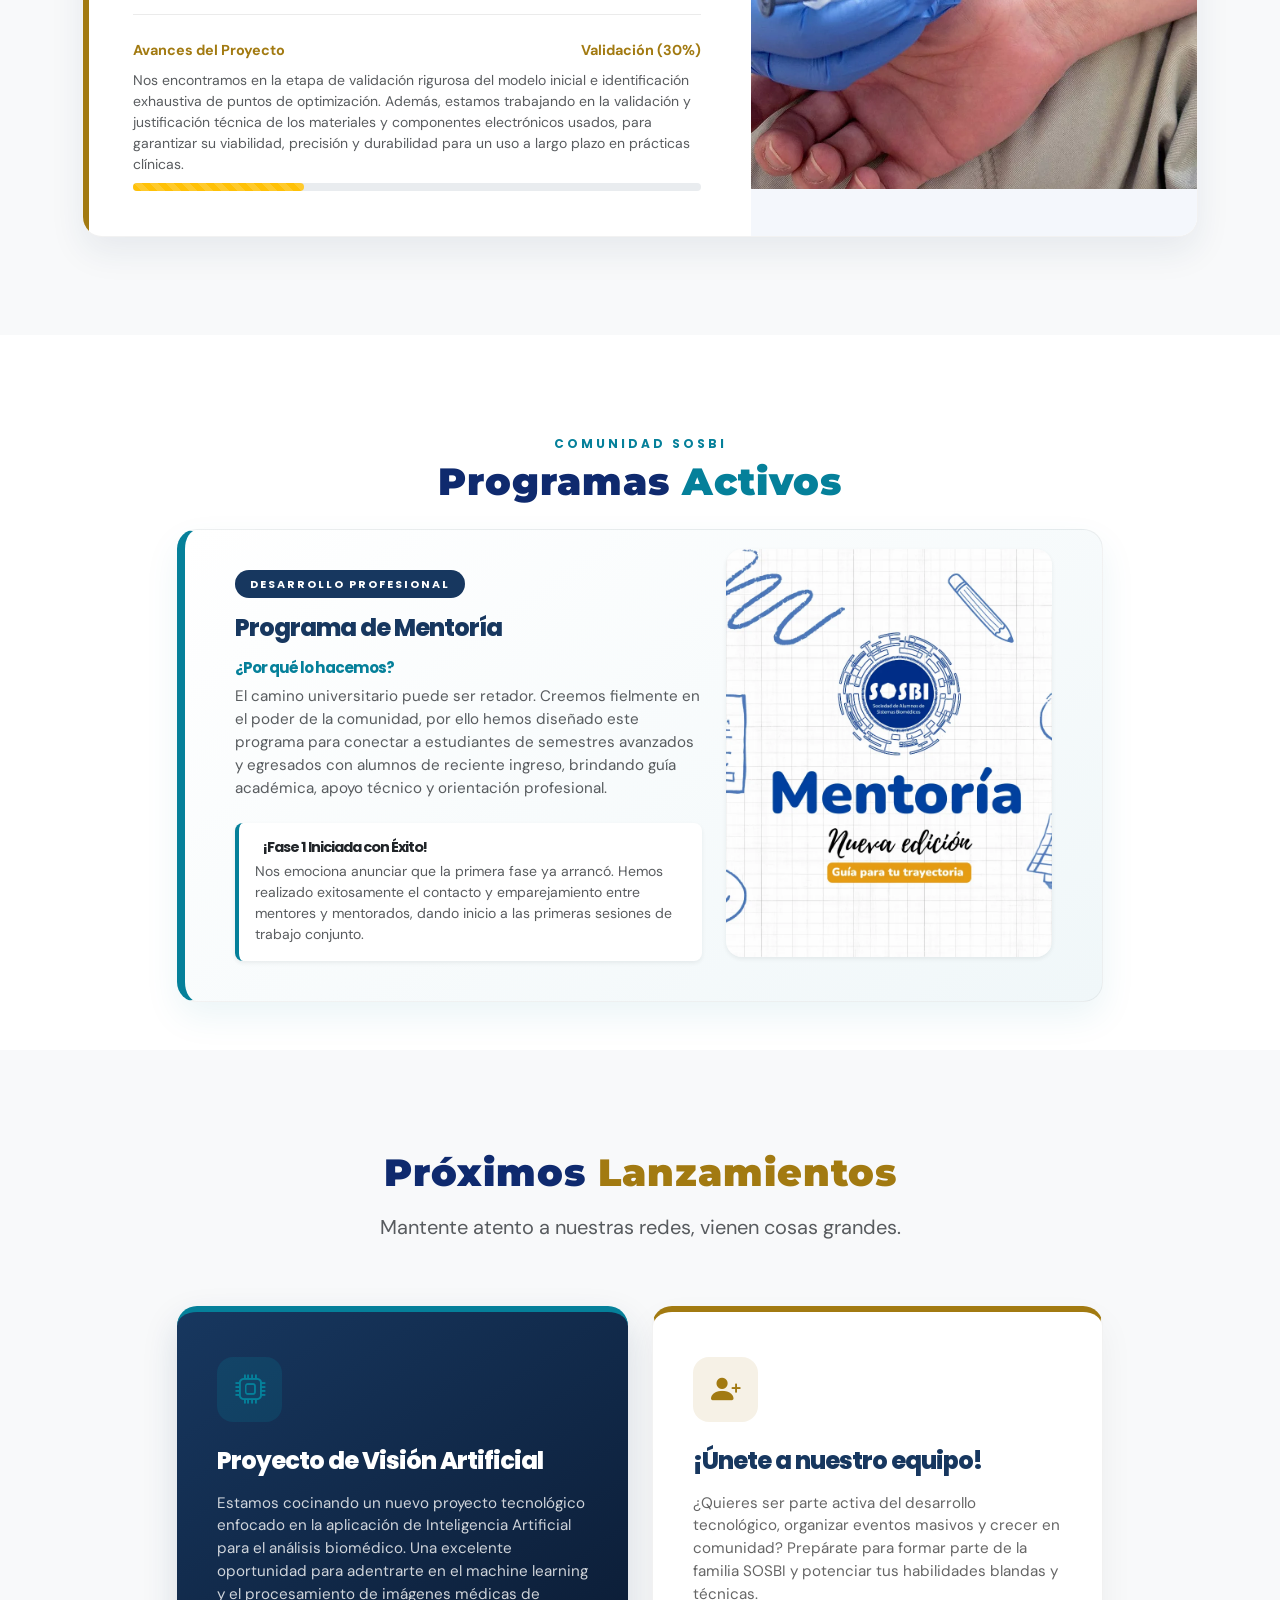
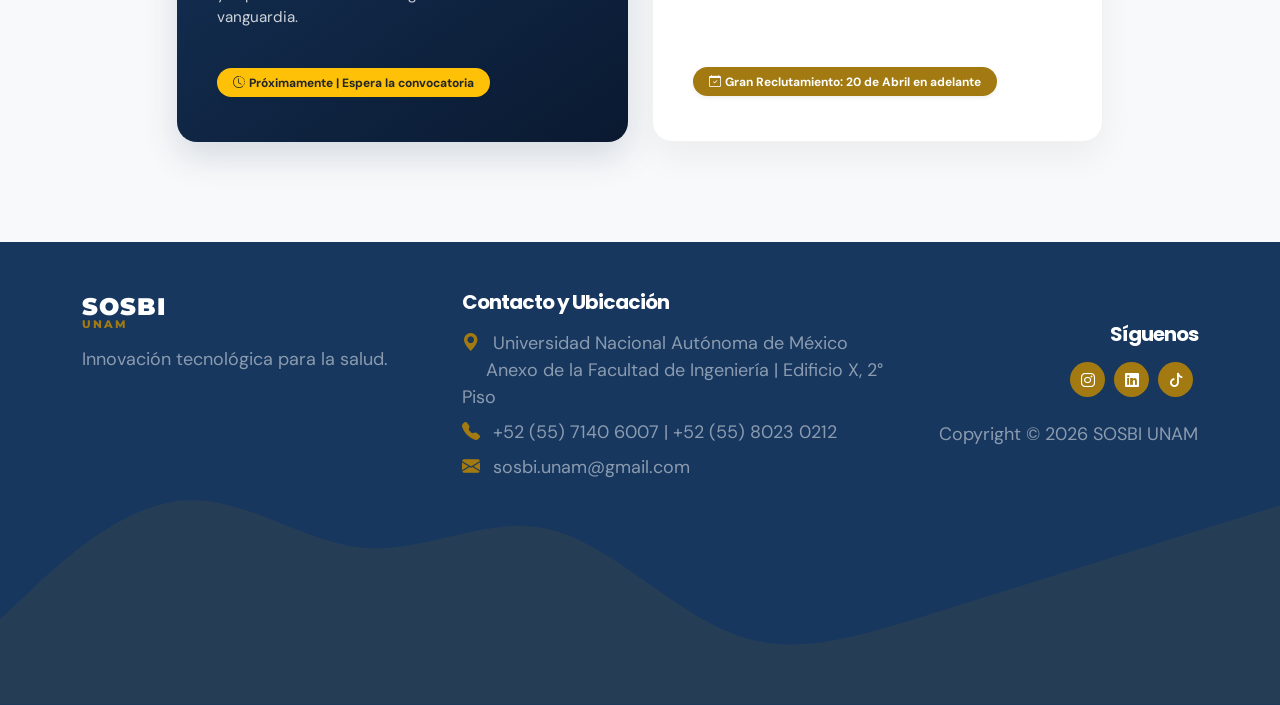
<file: proyectos-actuales.html>
<!doctype html>
<html lang="es">
    <head>
        <meta charset="utf-8">
        <meta name="viewport" content="width=device-width, initial-scale=1">
        <meta name="description" content="Proyectos y Programas - Sociedad de Alumnos de Sistemas Biomédicos (SOSBI) UNAM">
        <meta name="author" content="Miguel Navarrete">

        <title>Proyectos Actuales | SOSBI UNAM</title>

        <link rel="preconnect" href="https://fonts.googleapis.com">
        <link rel="preconnect" href="https://fonts.gstatic.com" crossorigin>
        <link href="https://fonts.googleapis.com/css2?family=DM+Sans:wght@400;500;700&family=Montserrat:wght@800;900&family=Poppins:wght@500;600;700&display=swap" rel="stylesheet">
        
        <link href="css/bootstrap.min.css" rel="stylesheet">
        <link href="css/bootstrap-icons.css" rel="stylesheet">
        <link href="css/template-sosbi.css" rel="stylesheet">
        <link href="css/coordinaciones.css" rel="stylesheet">

        <style>
            /* =========================================
               HERO REDISEÑADO (DEGRADADO ÚNICO + IMAGEN)
               ========================================= */
            .hero-proyectos {
                background: linear-gradient(135deg, 
                            rgba(23, 55, 95, 0.95) 0%, 
                            rgba(65, 25, 82, 0.85) 50%, 
                            rgba(5, 128, 154, 0.9) 100%), 
                            url('images/cia.webp') !important;
                background-size: cover !important; 
                background-position: center !important; 
                background-attachment: fixed !important;
            }

            /* --- TARJETAS DE CASO DE ESTUDIO (PROYECTOS) --- */
            .project-case-card {
                background: #fff;
                border-radius: 20px;
                overflow: hidden;
                box-shadow: 0 15px 35px rgba(23, 55, 95, 0.08);
                display: flex;
                margin-bottom: 50px;
                border: 1px solid rgba(0,0,0,0.05);
                transition: transform 0.3s ease, box-shadow 0.3s ease;
            }
            .project-case-card:hover {
                transform: translateY(-5px);
                box-shadow: 0 20px 45px rgba(23, 55, 95, 0.12);
            }

            .project-img-col {
                width: 40%;
                position: relative;
                background-color: #f4f7fc;
                display: flex;
                align-items: center;
                justify-content: center;
            }
            .project-img-col img {
                width: 100%;
                height: auto;
                aspect-ratio: 1 / 1; 
                object-fit: contain; 
            }
            
            .project-content-col {
                width: 60%;
                padding: 45px 50px;
                display: flex;
                flex-direction: column;
                position: relative;
            }
            .project-content-col::before {
                content: ''; position: absolute; top: 0; left: 0; width: 6px; height: 100%;
                background: var(--project-color, var(--main-dorado));
            }

            .project-tag {
                font-family: var(--font-ui); font-size: 11px; font-weight: 700;
                letter-spacing: 2px; text-transform: uppercase; padding: 6px 15px;
                border-radius: 20px; display: inline-block; margin-bottom: 15px;
                background: rgba(0,0,0,0.05); color: #555; width: fit-content;
            }

            .info-block { margin-bottom: 20px; }
            .info-block h6 { color: var(--main-azul-marino); font-weight: 700; font-family: var(--font-ui); font-size: 1rem; margin-bottom: 8px; display: flex; align-items: center; gap: 8px;}
            .info-block p { color: #666; font-size: 0.95rem; margin-bottom: 0; line-height: 1.6;}

            .progress-container { margin-top: auto; padding-top: 25px; border-top: 1px solid rgba(0,0,0,0.08); }
            .progress-status { font-weight: 700; font-size: 0.9rem; color: var(--project-color, var(--main-azul-marino)); margin-bottom: 8px; }
            .progress { height: 8px; border-radius: 10px; background-color: #e9ecef; overflow: visible; }
            .progress-bar { background-color: var(--project-color, var(--main-dorado)); border-radius: 10px; position: relative; }
            
            /* --- TARJETA DE PROGRAMA (MENTORÍA) NUEVA VERSIÓN ALINEADA --- */
            .program-card-new {
                background: linear-gradient(145deg, #ffffff 0%, #f0f7f9 100%);
                border-radius: 20px;
                box-shadow: 0 15px 35px rgba(5, 128, 154, 0.08);
                border-left: 8px solid var(--contrast-turquesa-fuerte);
                overflow: hidden;
                border-right: 1px solid rgba(0,0,0,0.05);
                border-top: 1px solid rgba(0,0,0,0.05);
                border-bottom: 1px solid rgba(0,0,0,0.05);
                padding: 40px 50px;
            }

            /* =========================================
               PRÓXIMOS LANZAMIENTOS (GRID ALINEADO)
               ========================================= */
            .launch-card-clean {
                border-radius: 20px;
                padding: 45px 40px;
                height: 100%;
                display: flex;
                flex-direction: column;
                transition: all 0.3s ease;
                position: relative;
                overflow: hidden;
            }
            .launch-card-clean:hover {
                transform: translateY(-8px);
            }

            .launch-dark {
                background: linear-gradient(145deg, var(--main-azul-marino) 0%, #0a1930 100%);
                color: white;
                box-shadow: 0 15px 35px rgba(23, 55, 95, 0.15);
                border-top: 6px solid var(--contrast-turquesa-fuerte);
            }
            .launch-dark h4 { color: white !important; font-family: var(--font-display); font-weight: 800; }
            .launch-dark p { color: rgba(255,255,255,0.8) !important; font-size: 0.95rem; }

            .launch-light {
                background: #ffffff;
                color: var(--main-azul-marino);
                box-shadow: 0 15px 35px rgba(0, 0, 0, 0.05);
                border: 1px solid rgba(0,0,0,0.05);
                border-top: 6px solid var(--main-dorado);
            }
            .launch-light h4 { color: var(--main-azul-marino) !important; font-family: var(--font-display); font-weight: 800; }
            .launch-light p { color: #666 !important; font-size: 0.95rem; }

            .launch-icon-box {
                width: 65px; height: 65px; border-radius: 16px;
                display: flex; align-items: center; justify-content: center;
                font-size: 30px; margin-bottom: 25px;
            }
            .launch-dark .launch-icon-box { background: rgba(5, 128, 154, 0.2); color: var(--contrast-turquesa-fuerte); }
            .launch-light .launch-icon-box { background: rgba(162, 122, 17, 0.1); color: var(--main-dorado); }

            @media (max-width: 991px) {
                .project-case-card { flex-direction: column; }
                .project-img-col { width: 100%; height: auto; }
                .project-content-col { width: 100%; padding: 30px; }
                .project-content-col::before { width: 100%; height: 6px; top: 0; left: 0; }
                .program-card-new { padding: 30px; }
            }

            .bg-dorado { background-color: var(--main-dorado) !important; border: none !important; }
            .bg-dorado:hover { background-color: #8c6910 !important; }
        </style>
    </head>
    
    <body>
        <main>
            <nav class="navbar navbar-expand-lg sticky-top shadow-lg">                
                <div class="container">
                    <a class="navbar-brand" href="index.html">
                        <img src="images/logo.webp" alt="SOSBI Logo" class="navbar-logo-img">
                        <span class="navbar-brand-text">SOSBI <small>UNAM</small></span>
                    </a>
                    <button class="navbar-toggler ms-auto" type="button" data-bs-toggle="collapse" data-bs-target="#navbarNav" aria-controls="navbarNav" aria-expanded="false" aria-label="Toggle navigation">
                        <span class="navbar-toggler-icon" style="filter: invert(1);"></span>
                    </button>
                    <div class="collapse navbar-collapse" id="navbarNav">
                        <ul class="navbar-nav ms-auto align-items-lg-center">
                            <li class="nav-item"><a class="nav-link" href="index.html">Inicio</a></li>
                            <li class="nav-item"><a class="nav-link" href="about.html">Sobre Nosotros</a></li>
                            <li class="nav-item dropdown">
                                <a class="nav-link dropdown-toggle" href="#" id="navbarLightDropdownMenuLink" role="button" data-bs-toggle="dropdown" aria-expanded="false">Coordinaciones</a>
                                <ul class="dropdown-menu dropdown-menu-light" aria-labelledby="navbarLightDropdownMenuLink">
                                    <li><a class="dropdown-item item-rh" href="recursos-humanos.html">Recursos Humanos</a></li>
                                    <li><a class="dropdown-item item-rrpp" href="relaciones-publicas.html">Relaciones Públicas</a></li>
                                    <li><a class="dropdown-item item-com" href="comunicacion-diseno.html">Comunicación y Diseño</a></li>
                                    <li><a class="dropdown-item item-proy" href="proyectos-coord.html">Proyectos</a></li>
                                </ul>
                            </li>
                            <li class="nav-item"><a class="nav-link" href="eventos.html">Próximos Eventos</a></li>
                            <li class="nav-item"><a class="nav-link" href="cursos.html">Cursos</a></li>
                            <li class="nav-item"><a class="nav-link active" href="proyectos-actuales.html">Proyectos y Programas</a></li>
                            <li class="nav-item"><a class="nav-link" href="contact.html">Contacto</a></li>
                        </ul>
                    </div>
                </div>
            </nav>

            <section class="hero-section hero-short hero-proyectos d-flex justify-content-center align-items-center">
                <div class="container position-relative">
                    <div class="row align-items-center">
                        <div class="col-12 text-center reveal reveal-down">
                            <h1 class="text-white mb-4" style="font-family: var(--font-display); font-weight: 900;">Proyectos y Programas</h1>
                            <p class="fs-5" style="color: #ffffff !important; opacity: 0.95;">Descubre cómo estamos aplicando la ingeniería para transformar la educación y la salud.</p>
                        </div>
                    </div>
                </div>
                
                <svg viewBox="0 0 1962 178" xmlns="http://www.w3.org/2000/svg" style="position: absolute; bottom: -1px; left: 0; width: 100%; z-index: 10; transform: rotate(180deg); pointer-events: none;">
                    <path fill="#f8f9fa" d="M 0 114 C 118.5 114 118.5 167 237 167 L 237 167 L 237 0 L 0 0 Z"></path> 
                    <path fill="#f8f9fa" d="M 236 167 C 373 167 373 128 510 128 L 510 128 L 510 0 L 236 0 Z"></path> 
                    <path fill="#f8f9fa" d="M 509 128 C 607 128 607 153 705 153 L 705 153 L 705 0 L 509 0 Z"></path>
                    <path fill="#f8f9fa" d="M 704 153 C 812 153 812 113 920 113 L 920 113 L 920 0 L 704 0 Z"></path>
                    <path fill="#f8f9fa" d="M 919 113 C 1048.5 113 1048.5 148 1178 148 L 1178 148 L 1178 0 L 919 0 Z"></path>
                    <path fill="#f8f9fa" d="M 1177 148 C 1359.5 148 1359.5 129 1542 129 L 1542 129 L 1542 0 L 1177 0 Z"></path>
                    <path fill="#f8f9fa" d="M 1541 129 C 1751.5 129 1751.5 138 1962 138 L 1962 138 L 1962 0 L 1541 0 Z"></path>
                </svg>
            </section>

            <section class="section-padding bg-light pb-5" style="padding-top: 80px;">
                <div class="container">
                    <div class="row mb-4 text-center reveal reveal-up">
                        <div class="col-12">
                            <p class="section-eyebrow">Ingeniería Aplicada</p>
                            <h2 class="section-title mb-0">Proyectos en <span style="color:var(--main-dorado)">Desarrollo</span></h2>
                        </div>
                    </div>

                    <div class="project-case-card reveal reveal-up delay-1" style="--project-color: var(--contrast-turquesa-claro);">
                        <div class="project-img-col">
                            <img src="images/braille.webp" alt="Regletas Braille 3D" onerror="this.src='images/logo.webp';">
                        </div>
                        <div class="project-content-col">
                            <div class="d-flex flex-wrap gap-2 mb-3">
                                <span class="project-tag" style="background: rgba(52,166,170,0.12); color: var(--contrast-turquesa-claro);">Impacto Social</span>
                                <span class="project-tag" style="background: rgba(162, 122, 17, 0.12); color: var(--main-dorado);"><i class="bi bi-globe-americas me-1"></i>Alcance Internacional</span>
                            </div>
                            
                            <h4 class="mb-3" style="color: var(--main-azul-marino); font-family: var(--font-display); font-weight: 800;">Diseño e Impresión 3D: Regletas Braille</h4>
                            
                            <div class="info-block">
                                <h6><i class="bi bi-lightbulb"></i> Contexto y Justificación</h6>
                                <p>El acceso a herramientas educativas para personas con discapacidad visual suele ser costoso y limitado. Este proyecto busca democratizar la lectoescritura mediante el diseño, modelado y manufactura aditiva (impresión 3D) de regletas ergonómicas, resistentes y de bajo costo.</p>
                            </div>

                            <div class="progress-container mt-auto">
                                <div class="progress-status d-flex justify-content-between">
                                    <span>Avances del Proyecto</span>
                                    <span>Investigación (20%)</span>
                                </div>
                                <p class="text-muted small mb-2">Actualmente nos encontramos en una fase de investigación profunda de las necesidades específicas dentro de nuestra comunidad cercana y asociaciones locales. Estamos recopilando requerimientos de usuarios finales para asegurar que el diseño sea verdaderamente funcional y ergonómico. A la par, el proyecto ha trascendido fronteras, contando con <strong>miembros en el equipo provenientes de diversas universidades a nivel internacional</strong>, enriqueciendo el desarrollo tecnológico y social.</p>
                                <div class="progress mt-2">
                                    <div class="progress-bar progress-bar-striped progress-bar-animated" role="progressbar" style="width: 20%; background-color: var(--contrast-turquesa-claro);" aria-valuenow="20" aria-valuemin="0" aria-valuemax="100"></div>
                                </div>
                            </div>
                        </div>
                    </div>

                    <div class="project-case-card reveal reveal-up delay-2" style="--project-color: var(--main-dorado);">
                        <div class="project-content-col order-2 order-lg-1">
                            <div class="d-flex flex-wrap gap-2 mb-3">
                                <span class="project-tag" style="background: rgba(162, 122, 17, 0.12); color: var(--main-dorado);">Innovación Médica</span>
                                <span class="project-tag" style="background: rgba(23, 55, 95, 0.08); color: var(--main-azul-marino);">Hardware Educativo</span>
                            </div>
                            
                            <h4 class="mb-3" style="color: var(--main-azul-marino); font-family: var(--font-display); font-weight: 800;">Simulador de Gasometría</h4>
                            
                            <div class="info-block">
                                <h6><i class="bi bi-crosshair"></i> Contexto y Justificación</h6>
                                <p>La extracción de sangre arterial es un procedimiento invasivo y doloroso. Los estudiantes de medicina y enfermería necesitan entornos de práctica seguros y repetibles para desarrollar memoria muscular y precisión sin poner en riesgo a pacientes reales. Nuestro simulador electrónico resuelve esta necesidad integrando anatomía realista y retroalimentación inmediata.</p>
                            </div>

                            <div class="progress-container mt-auto">
                                <div class="progress-status d-flex justify-content-between">
                                    <span>Avances del Proyecto</span>
                                    <span>Validación (30%)</span>
                                </div>
                                <p class="text-muted small mb-2">Nos encontramos en la etapa de validación rigurosa del modelo inicial e identificación exhaustiva de puntos de optimización. Además, estamos trabajando en la validación y justificación técnica de los materiales y componentes electrónicos usados, para garantizar su viabilidad, precisión y durabilidad para un uso a largo plazo en prácticas clínicas.</p>
                                <div class="progress mt-2">
                                    <div class="progress-bar progress-bar-striped progress-bar-animated bg-warning" role="progressbar" style="width: 30%" aria-valuenow="30" aria-valuemin="0" aria-valuemax="100"></div>
                                </div>
                            </div>
                        </div>
                        <div class="project-img-col order-1 order-lg-2">
                            <img src="images/gasometria1.webp" alt="Simulador de Gasometría" onerror="this.src='images/logo.webp';">
                        </div>
                    </div>

                </div>
            </section>

            <section class="section-padding bg-white pb-5">
                <div class="container">
                    <div class="row mb-4 text-center reveal reveal-up">
                        <div class="col-12">
                            <p class="section-eyebrow" style="color: var(--contrast-turquesa-fuerte);">Comunidad SOSBI</p>
                            <h2 class="section-title mb-0">Programas <span style="color:var(--contrast-turquesa-fuerte)">Activos</span></h2>
                        </div>
                    </div>

                    <div class="row justify-content-center reveal reveal-up delay-1">
                        <div class="col-lg-10">
                            <div class="program-card-new">
                                <div class="row align-items-center g-4">
                                    <div class="col-lg-7">
                                        <span class="project-tag mb-3" style="background: var(--main-azul-marino); color: white;">Desarrollo Profesional</span>
                                        <h4 class="mb-3" style="color: var(--main-azul-marino); font-family: var(--font-display); font-weight: 800;">Programa de Mentoría</h4>
                                        <h6 class="fw-bold mb-2" style="color: var(--contrast-turquesa-fuerte); font-size: 0.95rem;">¿Por qué lo hacemos?</h6>
                                        <p class="text-muted mb-4" style="font-size: 0.95rem;">El camino universitario puede ser retador. Creemos fielmente en el poder de la comunidad, por ello hemos diseñado este programa para conectar a estudiantes de semestres avanzados y egresados con alumnos de reciente ingreso, brindando guía académica, apoyo técnico y orientación profesional.</p>
                                        
                                        <div class="p-3 bg-white rounded-3 shadow-sm border-start border-4" style="border-color: var(--contrast-turquesa-fuerte) !important;">
                                            <h6 class="fw-bold mb-1 text-dark" style="font-size: 0.9rem;"><i class="bi bi-rocket-takeoff text-success me-2"></i>¡Fase 1 Iniciada con Éxito!</h6>
                                            <p class="mb-0 text-muted small">Nos emociona anunciar que la primera fase ya arrancó. Hemos realizado exitosamente el contacto y emparejamiento entre mentores y mentorados, dando inicio a las primeras sesiones de trabajo conjunto.</p>
                                        </div>
                                    </div>
                                    
                                    <div class="col-lg-5 text-center mt-4 mt-lg-0">
                                        <img src="images/Mentoría1.webp" alt="Programa de Mentoría" class="img-fluid rounded-4 shadow-sm" onerror="this.src='images/logo.webp';">
                                    </div>
                                </div>
                            </div>
                        </div>
                    </div>
                </div>
            </section>

            <section class="section-padding bg-light">
                <div class="container">
                    <div class="row mb-5 text-center reveal reveal-up">
                        <div class="col-12">
                            <h2 class="section-title mb-0">Próximos <span style="color:var(--main-dorado)">Lanzamientos</span></h2>
                            <p class="text-muted mt-3 fs-5">Mantente atento a nuestras redes, vienen cosas grandes.</p>
                        </div>
                    </div>

                    <div class="row g-4 justify-content-center">
                        
                        <div class="col-lg-5 col-md-6 reveal reveal-right delay-1">
                            <div class="launch-card-clean launch-dark">
                                <div class="launch-icon-box">
                                    <i class="bi bi-cpu"></i>
                                </div>
                                <h4 class="mb-3">Proyecto de Visión Artificial</h4>
                                <p class="mb-4">Estamos cocinando un nuevo proyecto tecnológico enfocado en la aplicación de Inteligencia Artificial para el análisis biomédico. Una excelente oportunidad para adentrarte en el machine learning y el procesamiento de imágenes médicas de vanguardia.</p>
                                <div class="mt-auto">
                                    <span class="badge rounded-pill bg-warning text-dark px-3 py-2 fw-bold shadow-sm mt-3">
                                        <i class="bi bi-clock-history me-1"></i>Próximamente | Espera la convocatoria
                                    </span>
                                </div>
                            </div>
                        </div>

                        <div class="col-lg-5 col-md-6 reveal reveal-left delay-2">
                            <div class="launch-card-clean launch-light">
                                <div class="launch-icon-box">
                                    <i class="bi bi-person-plus-fill"></i>
                                </div>
                                <h4 class="mb-3">¡Únete a nuestro equipo!</h4>
                                <p class="mb-4">¿Quieres ser parte activa del desarrollo tecnológico, organizar eventos masivos y crecer en comunidad? Prepárate para formar parte de la familia SOSBI y potenciar tus habilidades blandas y técnicas.</p>
                                <div class="mt-auto">
                                    <span class="badge rounded-pill px-3 py-2 fw-bold shadow-sm mt-3" style="background-color: var(--main-dorado); color: white;">
                                        <i class="bi bi-calendar-check me-1"></i>Gran Reclutamiento: 20 de Abril en adelante
                                    </span>
                                </div>
                            </div>
                        </div>

                    </div>
                </div>
            </section>

        </main>

        <footer class="site-footer pt-5">
            <div class="container pb-4">
                <div class="row">
                    <div class="col-lg-4 col-md-6 col-12 mb-4 mb-lg-0 reveal reveal-up">
                        <a class="navbar-brand d-flex align-items-center mb-3" href="index.html">
                            <span class="navbar-brand-text text-white fs-3">SOSBI <small style="color: var(--main-dorado) !important;">UNAM</small></span>
                        </a>
                        <p class="text-white-50">Innovación tecnológica para la salud.</p>
                    </div>

                    <div class="col-lg-5 col-md-6 col-12 mb-4 mb-lg-0 reveal reveal-up delay-1">
                        <h5 class="site-footer-title mb-3 text-white">Contacto y Ubicación</h5>
                        <p class="text-white-50 mb-2 lh-base">
                            <i class="bi bi-geo-alt-fill me-2" style="color: var(--main-dorado);"></i>
                            Universidad Nacional Autónoma de México<br>
                            <span class="ms-4">Anexo de la Facultad de Ingeniería | Edificio X, 2° Piso</span>
                        </p>
                        <p class="text-white-50 mb-2">
                            <i class="bi bi-telephone-fill me-2" style="color: var(--main-dorado);"></i> 
                            +52 (55) 7140 6007 | +52 (55) 8023 0212
                        </p>
                        <p class="text-white-50 mb-0">
                            <i class="bi bi-envelope-fill me-2" style="color: var(--main-dorado);"></i> 
                            sosbi.unam@gmail.com
                        </p>
                    </div>

                    <div class="col-lg-3 col-md-12 col-12 text-lg-end mt-4 mt-lg-0 d-flex flex-column align-items-lg-end justify-content-center reveal reveal-up delay-2">
                        <h5 class="site-footer-title mb-3 text-white">Síguenos</h5>
                        <ul class="social-icon justify-content-lg-end mb-4">
                            <li class="social-icon-item"><a href="https://instagram.com/sosbifiunam" target="_blank" class="social-icon-link bi-instagram bg-dorado"></a></li>
                            <li class="social-icon-item"><a href="https://www.linkedin.com/company/sosbi-fiunam/" target="_blank" class="social-icon-link bi-linkedin bg-dorado"></a></li>
                            <li class="social-icon-item"><a href="https://www.tiktok.com/@sosbifiunam" target="_blank" class="social-icon-link bi-tiktok bg-dorado"></a></li>
                        </ul>
                        <div class="copyright-wrap d-flex align-items-center justify-content-lg-end">
                            <p class="copyright-text text-white-50 mb-0">Copyright © 2026 SOSBI UNAM</p>
                        </div>
                    </div>
                </div>
            </div>
            <svg xmlns="http://www.w3.org/2000/svg" viewBox="0 0 1440 320"><path fill="var(--main-dorado)" fill-opacity="0.1" d="M0,224L34.3,192C68.6,160,137,96,206,90.7C274.3,85,343,139,411,144C480,149,549,107,617,122.7C685.7,139,754,213,823,240C891.4,267,960,245,1029,224C1097.1,203,1166,181,1234,160C1302.9,139,1371,117,1406,106.7L1440,96L1440,320L1405.7,320C1371.4,320,1303,320,1234,320C1165.7,320,1097,320,1029,320C960,320,891,320,823,320C754.3,320,686,320,617,320C548.6,320,480,320,411,320C342.9,320,274,320,206,320C137.1,320,69,320,34,320L0,320Z"></path></svg>
        </footer>

        <script src="js/jquery.min.js"></script>
        <script src="js/bootstrap.bundle.min.js"></script>
        <script src="js/animated-headline.js"></script>
        <script src="js/modernizr.js"></script>
        <script src="js/custom.js"></script>
    </body>
</html>
</file>
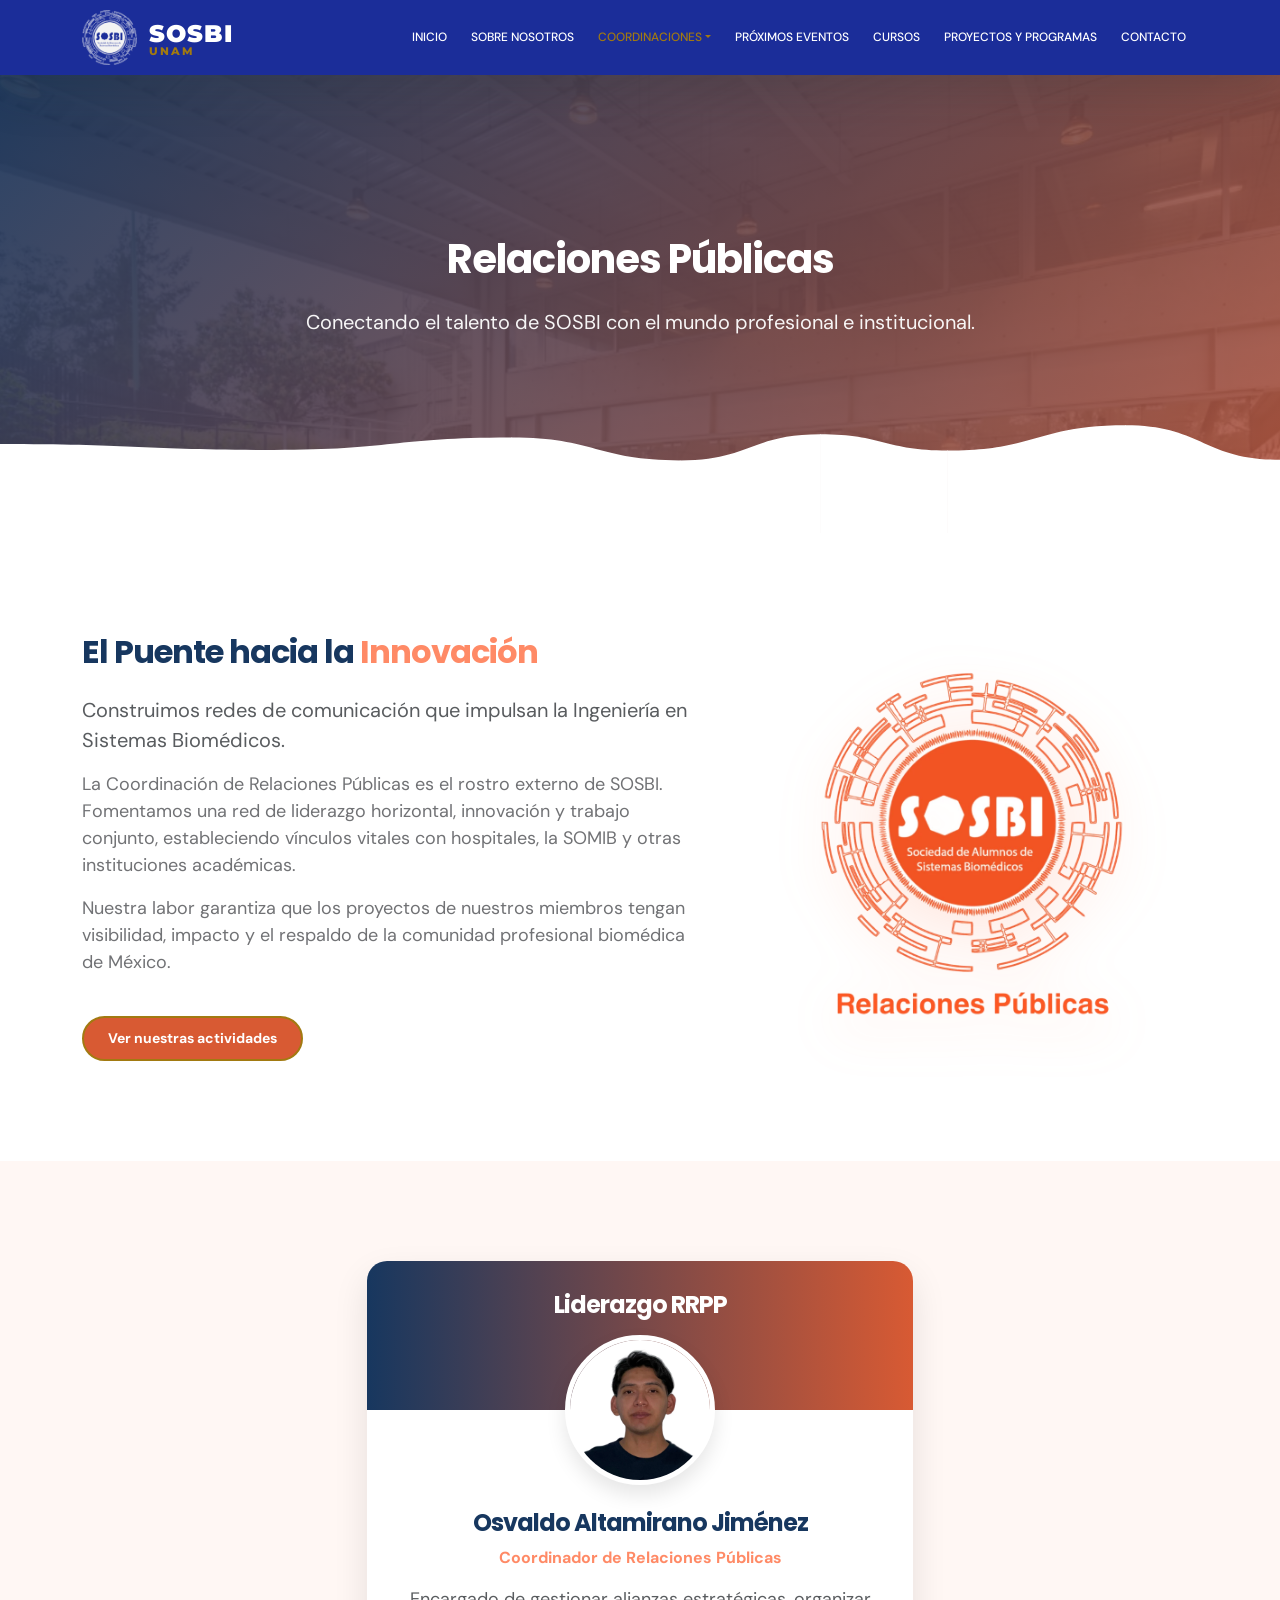
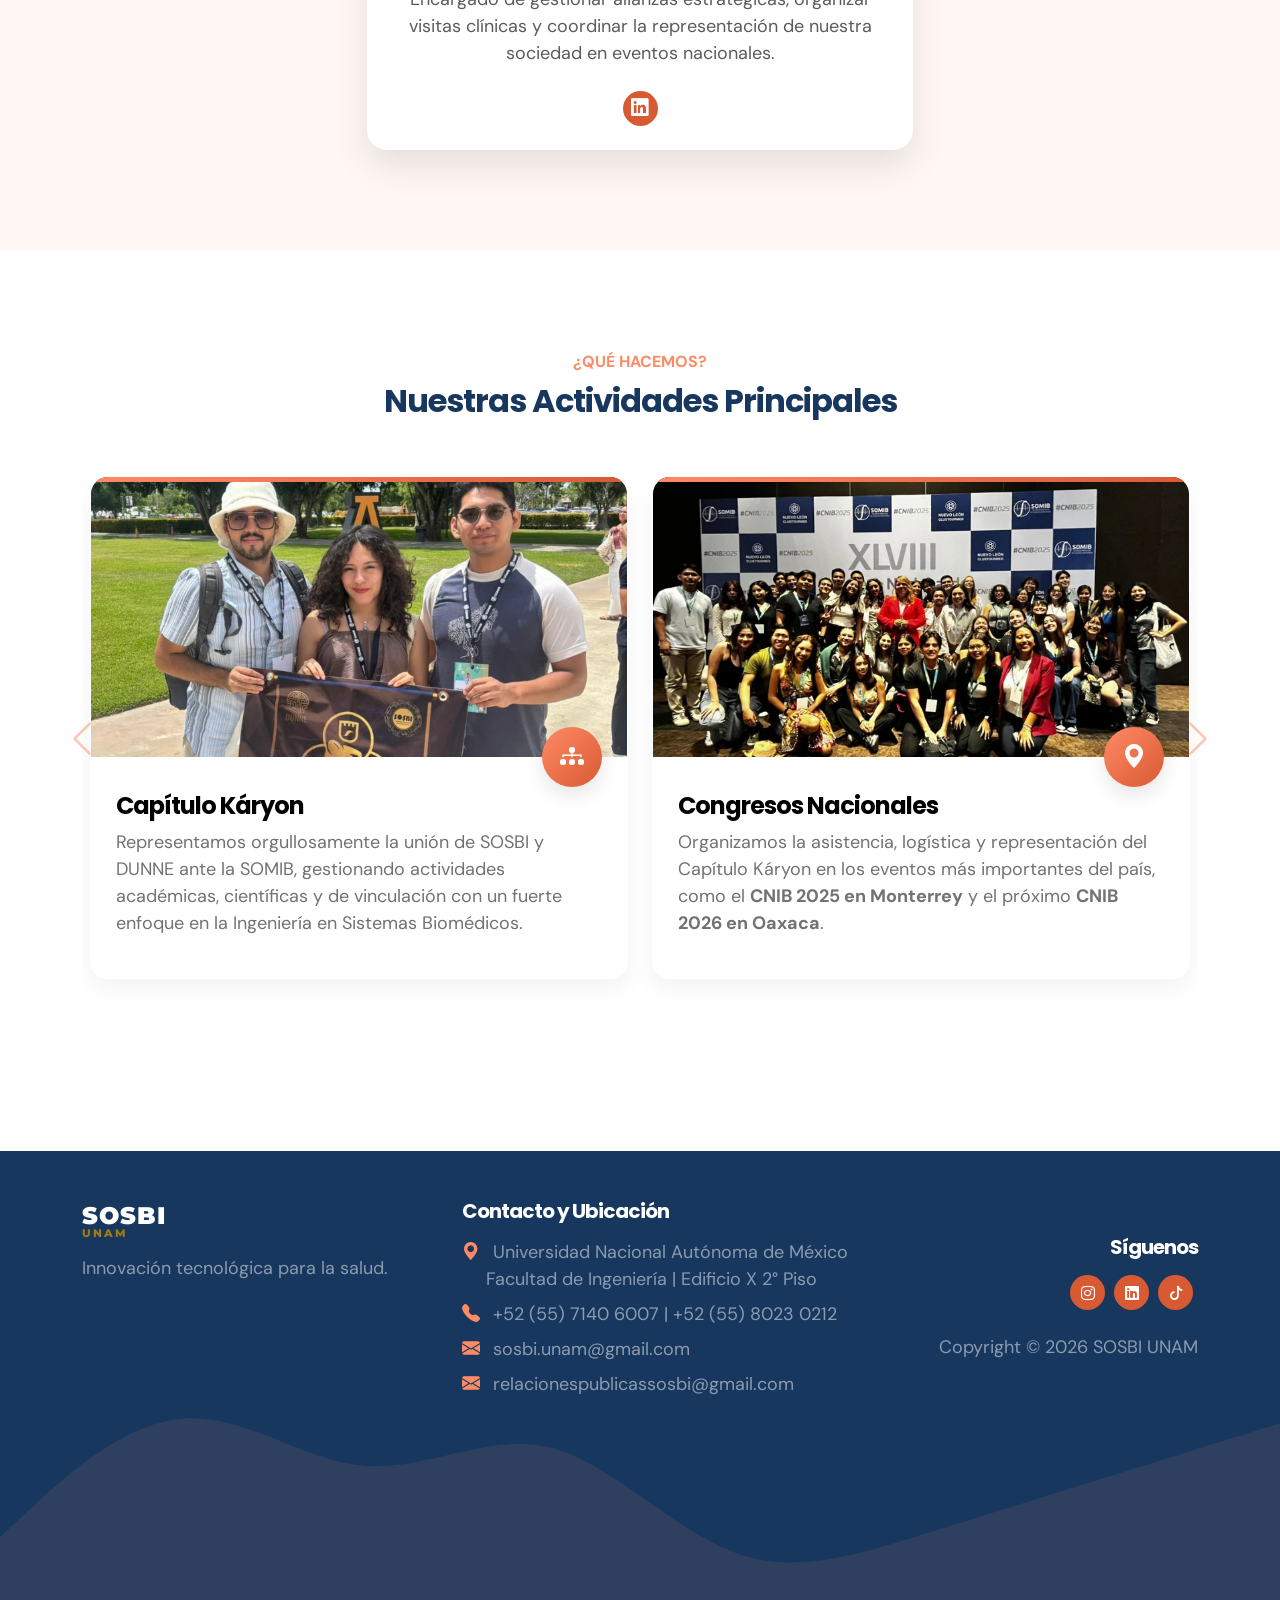
<file: relaciones-publicas.html>
<!doctype html>
<html lang="es">
    <head>
        <meta charset="utf-8">
        <meta name="viewport" content="width=device-width, initial-scale=1">
        <meta name="description" content="Coordinación de Relaciones Públicas - SOSBI UNAM">
        <meta name="author" content="Miguel Navarrete">

        <title>Relaciones Públicas | SOSBI UNAM</title>

        <link rel="preconnect" href="https://fonts.googleapis.com">
        <link rel="preconnect" href="https://fonts.gstatic.com" crossorigin>
        <link href="https://fonts.googleapis.com/css2?family=DM+Sans:wght@400;500;700&family=Montserrat:wght@800;900&family=Poppins:wght@500;600;700&display=swap" rel="stylesheet">
        
        <link href="css/bootstrap.min.css" rel="stylesheet">
        <link href="css/bootstrap-icons.css" rel="stylesheet">
        <link href="css/template-sosbi.css" rel="stylesheet">
        
        <link href="css/coordinaciones.css" rel="stylesheet">

        <style>
            /* =========================================
               CORRECCIÓN DE ESPACIOS PARA CELULARES (OLA)
               ========================================= */
            @media (max-width: 991px) {
                .hero-rrpp {
                    height: auto !important;
                    min-height: 100vh !important;
                    padding-top: 140px !important; 
                    padding-bottom: 120px !important; /* Colchón para la ola */
                }
            }
        </style>
    </head>
    
    <body class="page-rrpp">
        <main>
            <nav class="navbar navbar-expand-lg sticky-top shadow-lg">                
                <div class="container">
                    <a class="navbar-brand" href="index.html">
                        <img src="images/logo.webp" alt="SOSBI Logo" class="navbar-logo-img">
                        <span class="navbar-brand-text">SOSBI <small>UNAM</small></span>
                    </a>
                    <button class="navbar-toggler ms-auto" type="button" data-bs-toggle="collapse" data-bs-target="#navbarNav" aria-controls="navbarNav" aria-expanded="false" aria-label="Toggle navigation">
                        <span class="navbar-toggler-icon" style="filter: invert(1);"></span>
                    </button>
                    <div class="collapse navbar-collapse" id="navbarNav">
                        <ul class="navbar-nav ms-auto align-items-lg-center">
                            <li class="nav-item"><a class="nav-link" href="index.html">Inicio</a></li>
                            <li class="nav-item"><a class="nav-link" href="about.html">Sobre Nosotros</a></li>
                            <li class="nav-item dropdown">
                                <a class="nav-link dropdown-toggle active" href="#" id="navbarLightDropdownMenuLink" role="button" data-bs-toggle="dropdown" aria-expanded="false">Coordinaciones</a>
                                <ul class="dropdown-menu dropdown-menu-light" aria-labelledby="navbarLightDropdownMenuLink">
                                    <li><a class="dropdown-item item-rh" href="recursos-humanos.html">Recursos Humanos</a></li>
                                    <li><a class="dropdown-item item-rrpp active" href="relaciones-publicas.html">Relaciones Públicas</a></li>
                                    <li><a class="dropdown-item item-com" href="comunicacion-diseno.html">Comunicación y Diseño</a></li>
                                    <li><a class="dropdown-item item-proy" href="proyectos-coord.html">Proyectos</a></li>
                                </ul>
                            </li>
                            <li class="nav-item"><a class="nav-link" href="eventos.html">Próximos Eventos</a></li>
                            <li class="nav-item"><a class="nav-link" href="cursos.html">Cursos</a></li>
                            <li class="nav-item"><a class="nav-link" href="proyectos-actuales.html">Proyectos y Programas</a></li>
                            <li class="nav-item"><a class="nav-link" href="contact.html">Contacto</a></li>
                        </ul>
                    </div>
                </div>
            </nav>

            <section class="hero-section hero-short hero-rrpp d-flex justify-content-center align-items-center">
                <div class="container position-relative">
                    <div class="row align-items-center">
                        <div class="col-12 text-center reveal reveal-down">
                            <h1 class="text-white mb-4">Relaciones Públicas</h1>
                            <p class="fs-5" style="color: #ffffff !important; opacity: 0.95;">Conectando el talento de SOSBI con el mundo profesional e institucional.</p>
                        </div>
                    </div>
                </div>
                
                <svg viewBox="0 0 1962 178" xmlns="http://www.w3.org/2000/svg" style="position: absolute; bottom: -1px; left: 0; width: 100%; z-index: 1; transform: rotate(180deg); pointer-events: none; display: block;">
                    <path fill="#ffffff" d="M 0 114 C 118.5 114 118.5 167 237 167 L 237 167 L 237 0 L 0 0 Z"></path> 
                    <path fill="#ffffff" d="M 236 167 C 373 167 373 128 510 128 L 510 128 L 510 0 L 236 0 Z"></path> 
                    <path fill="#ffffff" d="M 509 128 C 607 128 607 153 705 153 L 705 153 L 705 0 L 509 0 Z"></path>
                    <path fill="#ffffff" d="M 704 153 C 812 153 812 113 920 113 L 920 113 L 920 0 L 704 0 Z"></path>
                    <path fill="#ffffff" d="M 919 113 C 1048.5 113 1048.5 148 1178 148 L 1178 148 L 1178 0 L 919 0 Z"></path>
                    <path fill="#ffffff" d="M 1177 148 C 1359.5 148 1359.5 129 1542 129 L 1542 129 L 1542 0 L 1177 0 Z"></path>
                    <path fill="#ffffff" d="M 1541 129 C 1751.5 129 1751.5 138 1962 138 L 1962 138 L 1962 0 L 1541 0 Z"></path>
                </svg>
            </section>

            <section class="section-padding bg-white" style="position: relative; z-index: 1; padding-top: 100px !important;">
                <div class="container">
                    <div class="row align-items-center">
                        <div class="col-lg-7 col-12 mb-5 mb-lg-0 pe-lg-5 reveal reveal-right">
                            <h2 class="mb-4" style="color: var(--main-azul-marino);">El Puente hacia la <span class="text-rrpp">Innovación</span></h2>
                            <p class="fs-5 text-muted">Construimos redes de comunicación que impulsan la Ingeniería en Sistemas Biomédicos.</p>
                            <p>La Coordinación de Relaciones Públicas es el rostro externo de SOSBI. Fomentamos una red de liderazgo horizontal, innovación y trabajo conjunto, estableciendo vínculos vitales con hospitales, la SOMIB y otras instituciones académicas.</p>
                            <p>Nuestra labor garantiza que los proyectos de nuestros miembros tengan visibilidad, impacto y el respaldo de la comunidad profesional biomédica de México.</p>
                            
                            <a href="#actividades" class="btn custom-btn mt-4 bg-rrpp text-white px-4">Ver nuestras actividades</a>
                        </div>
                        
                        <div class="col-lg-5 col-12 text-center reveal reveal-left delay-1">
                            <img src="images/rrpp.webp" class="img-fluid" alt="Logo Relaciones Públicas SOSBI" style="max-width: 80%; filter: drop-shadow(0 15px 25px rgba(255, 138, 102, 0.2));">
                        </div>
                    </div>
                </div>
            </section>

            <section class="section-padding section-bg-rrpp">
                <div class="container">
                    <div class="row justify-content-center">
                        <div class="col-lg-6 col-md-8 col-12 text-center reveal reveal-up">
                            <div class="coordinator-card bg-white pb-4">
                                <div class="coordinator-header header-rrpp"> 
                                    <h4 class="text-white mb-0">Liderazgo RRPP</h4>
                                </div>
                                <img src="images/members/Osvaldo Altamirano Jiménez.webp" alt="Osvaldo Altamirano Jiménez" class="coordinator-img">
                                <div class="px-4 pt-4">
                                    <h4 class="fw-bold" style="color: var(--main-azul-marino);">Osvaldo Altamirano Jiménez</h4>
                                    <p class="fs-6 text-rrpp fw-bold mb-3">Coordinador de Relaciones Públicas</p>
                                    <p class="text-muted mb-4">Encargado de gestionar alianzas estratégicas, organizar visitas clínicas y coordinar la representación de nuestra sociedad en eventos nacionales.</p>
                                    <a href="https://www.linkedin.com/in/altamirano-jimenez-osvaldo-595128328/" target="_blank" class="team-social-link bg-rrpp text-white" title="LinkedIn">
                                        <i class="bi bi-linkedin"></i>
                                    </a>
                                </div>
                            </div>
                        </div>
                    </div>
                </div>
            </section>

            <section class="section-padding bg-white" id="actividades">
                <div class="container">
                    <div class="row">
                        <div class="col-12 text-center mb-5 reveal reveal-down">
                            <span class="text-rrpp fw-bold text-uppercase tracking-wider">¿Qué Hacemos?</span>
                            <h2 class="mt-2" style="color: var(--main-azul-marino);">Nuestras Actividades Principales</h2>
                        </div>
                    </div>

                    <div id="rrppCarousel" class="carousel slide carousel-rrpp reveal reveal-up delay-1" data-bs-ride="carousel">
                        
                        <div class="carousel-indicators" style="bottom: -50px;">
                            <button type="button" data-bs-target="#rrppCarousel" data-bs-slide-to="0" class="active" aria-current="true"></button>
                            <button type="button" data-bs-target="#rrppCarousel" data-bs-slide-to="1"></button>
                        </div>

                        <div class="carousel-inner pb-4 px-2">
                            
                            <div class="carousel-item active">
                                <div class="row g-4">
                                    <div class="col-lg-6 col-md-6 col-12">
                                        <div class="activity-item item-rrpp">
                                            <div class="activity-img">
                                                <img src="images/Capítulo Káryon.webp" class="img-fluid w-100" alt="Capítulo Káryon">
                                            </div>
                                            <div class="activity-badge">
                                                <i class="bi bi-diagram-3-fill"></i>
                                            </div>
                                            <div class="activity-content">
                                                <h4>Capítulo Káryon</h4>
                                                <p>Representamos orgullosamente la unión de SOSBI y DUNNE ante la SOMIB, gestionando actividades académicas, científicas y de vinculación con un fuerte enfoque en la Ingeniería en Sistemas Biomédicos.</p>
                                            </div>
                                        </div>
                                    </div>
                                    <div class="col-lg-6 col-md-6 col-12">
                                        <div class="activity-item item-rrpp">
                                            <div class="activity-img">
                                                <img src="images/Congresos Nacionales.webp" class="img-fluid w-100" alt="Congresos Nacionales">
                                            </div>
                                            <div class="activity-badge">
                                                <i class="bi bi-geo-alt-fill"></i>
                                            </div>
                                            <div class="activity-content">
                                                <h4>Congresos Nacionales</h4>
                                                <p>Organizamos la asistencia, logística y representación del Capítulo Káryon en los eventos más importantes del país, como el <strong>CNIB 2025 en Monterrey</strong> y el próximo <strong>CNIB 2026 en Oaxaca</strong>.</p>
                                            </div>
                                        </div>
                                    </div>
                                </div>
                            </div>

                            <div class="carousel-item">
                                <div class="row g-4">
                                    <div class="col-lg-6 col-md-6 col-12">
                                        <div class="activity-item item-rrpp">
                                            <div class="activity-img">
                                                <img src="images/Visitas Clínicas.webp" class="img-fluid w-100" alt="Visitas Clínicas">
                                            </div>
                                            <div class="activity-badge">
                                                <i class="bi bi-hospital-fill"></i>
                                            </div>
                                            <div class="activity-content">
                                                <h4>Visitas Clínicas</h4>
                                                <p>Gestionamos recorridos exclusivos a centros de salud de vanguardia para acercar a los estudiantes a la realidad clínica, incluyendo el <strong>Hospital Ángeles Acoxpa</strong> y <strong>Universidad</strong>.</p>
                                            </div>
                                        </div>
                                    </div>
                                    <div class="col-lg-6 col-md-6 col-12">
                                        <div class="activity-item item-rrpp">
                                            <div class="activity-img">
                                                <img src="images/Mentoría.webp" class="img-fluid w-100" alt="Programa de Mentoría">
                                            </div>
                                            <div class="activity-badge">
                                                <i class="bi bi-people-fill"></i>
                                            </div>
                                            <div class="activity-content">
                                                <h4>Programa de Mentoría</h4>
                                                <p>En colaboración con SOSBI-RR.HH., construimos redes donde alumnos avanzados y egresados brindan apoyo académico y guían a los estudiantes de primeros semestres.</p>
                                            </div>
                                        </div>
                                    </div>
                                </div>
                            </div>

                        </div>
                        
                        <button class="carousel-control-prev" type="button" data-bs-target="#rrppCarousel" data-bs-slide="prev" style="width: 5%; justify-content: flex-start; margin-left: -20px;">
                            <i class="bi bi-chevron-left text-rrpp fs-1" aria-hidden="true"></i>
                            <span class="visually-hidden">Anterior</span>
                        </button>
                        <button class="carousel-control-next" type="button" data-bs-target="#rrppCarousel" data-bs-slide="next" style="width: 5%; justify-content: flex-end; margin-right: -20px;">
                            <i class="bi bi-chevron-right text-rrpp fs-1" aria-hidden="true"></i>
                            <span class="visually-hidden">Siguiente</span>
                        </button>
                    </div>

                </div>
            </section>

        </main>

        <footer class="site-footer pt-5 mt-5">
            <div class="container pb-4">
                <div class="row">
                    <div class="col-lg-4 col-md-6 col-12 mb-4 mb-lg-0 reveal reveal-up">
                        <a class="navbar-brand d-flex align-items-center mb-3" href="index.html">
                            <span class="navbar-brand-text text-white fs-3">SOSBI <small style="color: var(--main-dorado) !important;">UNAM</small></span>
                        </a>
                        <p class="text-white-50">Innovación tecnológica para la salud.</p>
                    </div>

                    <div class="col-lg-5 col-md-6 col-12 mb-4 mb-lg-0 reveal reveal-up delay-1">
                        <h5 class="site-footer-title mb-3 text-white">Contacto y Ubicación</h5>
                        <p class="text-white-50 mb-2 lh-base">
                            <i class="bi bi-geo-alt-fill me-2 text-rrpp"></i>
                            Universidad Nacional Autónoma de México<br>
                            <span class="ms-4">Facultad de Ingeniería | Edificio X 2° Piso</span>
                        </p>
                        <p class="text-white-50 mb-2">
                            <i class="bi bi-telephone-fill me-2 text-rrpp"></i> 
                            +52 (55) 7140 6007 | +52 (55) 8023 0212
                        </p>
                        <p class="text-white-50 mb-2">
                            <i class="bi bi-envelope-fill me-2 text-rrpp"></i> 
                            <a href="mailto:sosbi.unam@gmail.com" class="text-white-50 text-decoration-none">sosbi.unam@gmail.com</a>
                        </p>
                        <p class="text-white-50 mb-0">
                            <i class="bi bi-envelope-fill me-2 text-rrpp"></i> 
                            <a href="mailto:relacionespublicassosbi@gmail.com" class="text-white-50 text-decoration-none">relacionespublicassosbi@gmail.com</a>
                        </p>
                    </div>

                    <div class="col-lg-3 col-md-12 col-12 text-lg-end mt-4 mt-lg-0 d-flex flex-column align-items-lg-end justify-content-center reveal reveal-up delay-2">
                        <h5 class="site-footer-title mb-3 text-white">Síguenos</h5>
                        <ul class="social-icon justify-content-lg-end mb-4">
                            <li class="social-icon-item"><a href="https://instagram.com/sosbifiunam" target="_blank" class="social-icon-link bi-instagram bg-rrpp border-0"></a></li>
                            <li class="social-icon-item"><a href="https://www.linkedin.com/company/sosbi-fiunam/" target="_blank" class="social-icon-link bi-linkedin bg-rrpp border-0"></a></li>
                            <li class="social-icon-item"><a href="https://www.tiktok.com/@sosbifiunam" target="_blank" class="social-icon-link bi-tiktok bg-rrpp border-0"></a></li>
                        </ul>
                        <div class="copyright-wrap d-flex align-items-center justify-content-lg-end">
                            <p class="copyright-text text-white-50 mb-0">Copyright © 2026 SOSBI UNAM</p>
                        </div>
                    </div>
                </div>
            </div>
            
            <svg xmlns="http://www.w3.org/2000/svg" viewBox="0 0 1440 320">
                <path fill="var(--rrpp-base)" fill-opacity="0.1" d="M0,224L34.3,192C68.6,160,137,96,206,90.7C274.3,85,343,139,411,144C480,149,549,107,617,122.7C685.7,139,754,213,823,240C891.4,267,960,245,1029,224C1097.1,203,1166,181,1234,160C1302.9,139,1371,117,1406,106.7L1440,96L1440,320L1405.7,320C1371.4,320,1303,320,1234,320C1165.7,320,1097,320,1029,320C960,320,891,320,823,320C754.3,320,686,320,617,320C548.6,320,480,320,411,320C342.9,320,274,320,206,320C137.1,320,69,320,34,320L0,320Z"></path>
            </svg>
        </footer>

        <script src="js/jquery.min.js"></script>
        <script src="js/bootstrap.bundle.min.js"></script>
        <script src="js/animated-headline.js"></script>
        <script src="js/modernizr.js"></script>
        <script src="js/custom.js"></script>

    </body>
</html>
</file>
<file: css/template-sosbi.css>
/*
=========================================================
  SOSBI UNAM - HOJA DE ESTILOS PRINCIPAL
  Optimizado y Limpiado para Producción
=========================================================
*/

/*---------------------------------------
  1. VARIABLES Y COLORES SOSBI            
-----------------------------------------*/
:root {
  --menu-azul-oscuro:             #1B2D99;
  --main-dorado:                  #A27A11;
  --main-azul-marino:             #17375F; 
  --contrast-turquesa-fuerte:     #05809A;
  --contrast-turquesa-claro:      #34A6AA;

  --white-color:                  #ffffff;
  --section-bg-color:             #F4F1DE;
  --dark-color:                   #000000;
  --p-color:                      #717275;

  --body-font-family:             'DM Sans', sans-serif;
  --title-font-family:            'Poppins', sans-serif;

  --h1-font-size:                 42px;
  --h2-font-size:                 36px;
  --h3-font-size:                 28px;
  --h4-font-size:                 24px;
  --p-font-size:                  18px;
  --menu-font-size:               12px;
  --btn-font-size:                14px;

  --border-radius-large:          100px;
  --border-radius-medium:         15px;
  --border-radius-small:          10px;
}

/* =========================================
   CANDADO ANTI-SCROLL HORIZONTAL (MÓVILES)
   ========================================= */
html, body {
  background-color: var(--white-color);
  font-family: var(--body-font-family); 
  margin: 0;
  padding: 0;
  width: 100%;
  overflow-x: hidden !important;
}

/* El truco mágico: Ocultar el desbordamiento en el contenedor principal */
main {
  overflow-x: hidden !important;
  width: 100%;
  position: relative;
}

::selection {
  background-color: var(--contrast-turquesa-fuerte);
  color: var(--white-color);
}

/*---------------------------------------
  2. TIPOGRAFÍA Y ESTRUCTURA GENERAL               
-----------------------------------------*/
h1, h2, h3, h4, h5, h6, .cd-headline {
  font-family: var(--title-font-family) !important;
  font-weight: 700;
  color: var(--dark-color);
  letter-spacing: -1px;
}

p, ul li {
  color: var(--p-color);
  font-family: var(--body-font-family);
  font-size: var(--p-font-size);
  font-weight: 400;
}

a {
  display: inline-block;
  color: var(--contrast-turquesa-fuerte);
  text-decoration: none;
  transition: all 0.3s;
}

a:hover {
  color: var(--main-dorado);
}

.section-padding {
  padding-top: 100px;
  padding-bottom: 100px;
}

.section-overlay {
  content: "";
  background: rgba(23, 55, 95, 0.85);
  position: absolute;
  top: 0; right: 0; bottom: 0; left: 0;
}

/*---------------------------------------
  3. BOTONES SOSBI               
-----------------------------------------*/
.custom-btn-group {
  position: relative;
  z-index: 10; 
}
.custom-btn-group a {
  cursor: pointer !important;
}

.custom-btn {
  background-color: var(--main-dorado) !important;
  border: 2px solid var(--main-dorado) !important;
  border-radius: var(--border-radius-large);
  color: var(--white-color) !important;
  font-size: var(--btn-font-size);
  font-weight: 700;
  padding: 10px 20px;
  transition: all 0.3s;
}
.custom-btn:hover {
  background-color: var(--contrast-turquesa-fuerte) !important;
  border-color: var(--contrast-turquesa-fuerte) !important;
}

.custom-border-btn {
  background: transparent !important;
  border: 2px solid var(--main-dorado) !important;
  border-radius: var(--border-radius-large);
  color: var(--main-dorado) !important;
  font-size: var(--btn-font-size);
  font-weight: 700;
  padding: 10px 20px;
  transition: all 0.3s;
}
.custom-border-btn:hover {
  background-color: var(--main-dorado) !important;
  border-color: transparent !important;
  color: var(--white-color) !important;
}

/*---------------------------------------
  4. NAVEGACIÓN Y LOGO              
-----------------------------------------*/
.navbar {
  background-color: var(--menu-azul-oscuro) !important;
  padding-top: 10px;
  padding-bottom: 10px;
  z-index: 99;
}

.navbar-brand { 
  display: flex !important;
  align-items: center !important;
  flex-shrink: 0 !important;
  min-width: 260px !important;
  margin-right: 20px !important;
  padding: 0 !important;
  max-width: none !important; 
}

.navbar-brand:hover, .navbar-brand:focus,
.navbar-brand:hover *, .navbar-brand:focus * { 
  transform: none !important; 
  transition: none !important;
  animation: none !important;
  letter-spacing: 1px !important;
}

.navbar-logo-img { 
  width: 55px !important; 
  height: auto !important; 
  margin-right: 12px !important; 
  margin-top: 0 !important;
  margin-bottom: 0 !important;
} 

.navbar-brand-text { 
  color: #ffffff !important; 
  font-family: 'Montserrat', sans-serif !important; 
  font-weight: 900 !important; 
  font-size: 24px !important; 
  letter-spacing: 1px !important; 
  line-height: 1 !important; 
  margin-top: 5px !important; 
  bottom: auto !important;
}

.navbar-brand-text small { 
  color: var(--main-dorado) !important; 
  font-weight: 800 !important; 
  font-size: 11px !important; 
  display: block !important; 
  letter-spacing: 2px !important; 
  margin: 0 !important;
}

.navbar-nav .nav-link { 
  color: #ffffff !important; 
  font-weight: 500; 
  text-transform: uppercase; 
  font-size: var(--menu-font-size); 
  padding: 10px 12px !important;
  white-space: nowrap;
  transition: all 0.3s;
}
.navbar-nav .nav-link.active, .navbar-nav .nav-link:hover { 
  color: var(--main-dorado) !important; 
}

/* =========================================
   FIX DEL MENÚ DESPLEGABLE (PC Y MÓVIL)
   ========================================= */

/* Para Computadora */
@media (min-width: 992px) {
  .navbar-nav .nav-item.dropdown { 
      position: relative; 
      /* Eliminamos el padding que desalineaba el texto */
  }
  .navbar-nav .dropdown-menu { 
      background: var(--white-color);
      box-shadow: 0 1rem 3rem rgba(0,0,0,.175);
      border: 0;
      border-radius: 8px;
      display: block;
      visibility: hidden; 
      opacity: 0;
      pointer-events: none;
      left: 50% !important; 
      right: auto !important; 
      transform: translateX(-50%) !important; 
      top: 100% !important; 
      margin-top: 0 !important;
      min-width: 220px;
      padding: 10px 0;
      transition: all 0.3s ease;
  }
  
  /* FIX: Puente invisible creado desde el submenú hacia arriba, sin mover el botón original */
  .navbar-nav .dropdown-menu::before {
      content: '';
      position: absolute;
      top: -15px; 
      left: 0;
      width: 100%;
      height: 15px;
      background: transparent;
  }

  .navbar-nav .dropdown:hover .dropdown-menu,
  .navbar-nav .dropdown-menu.show { 
      opacity: 1 !important; 
      visibility: visible !important;
      pointer-events: auto !important;
  }
  .navbar .dropdown-item { 
    color: var(--p-color); 
    font-weight: 500; 
    padding: 8px 20px;
  }
  .navbar .dropdown-item:hover { 
      color: var(--contrast-turquesa-fuerte); 
      background: transparent;
  }
}

/* Para Celular (Fix Táctil y siempre abierto) */
@media (max-width: 991.98px) {
  .navbar-nav .dropdown-menu {
      position: relative !important; 
      background-color: var(--menu-azul-oscuro) !important;
      border: none !important;
      box-shadow: none !important;
      margin: 0 !important;
      padding-left: 20px !important;
      width: 100% !important;
      display: block !important; /* FIX: Siempre visible en celular */
      opacity: 1 !important;
      visibility: visible !important;
      pointer-events: auto !important;
  }
  
  /* Ocultamos la flechita del botón en celular porque ya está abierto */
  .navbar-nav .dropdown-toggle::after {
      display: none !important;
  }

  .navbar-nav .dropdown-item {
      color: rgba(255, 255, 255, 0.85) !important;
      padding: 12px 0 !important; 
      font-size: 14px !important;
      white-space: normal !important; 
      display: block !important;
  }
  .navbar-nav .dropdown-item:hover {
      background-color: transparent !important;
      color: var(--main-dorado) !important;
  }
}

/* Botón Hamburguesa Móvil */
.navbar-toggler { border: 0; padding: 0; cursor: pointer; outline: none; width: 30px; height: 35px; }
.navbar-toggler:focus { outline: none; box-shadow: none; }
.navbar-toggler-icon { background: var(--white-color); display: block; width: 30px; height: 2px; position: relative; transition: background 10ms 300ms ease;}
.navbar-toggler-icon:before, .navbar-toggler-icon:after { position: absolute; right: 0; left: 0; background: var(--white-color); width: 30px; height: 2px; content: ''; transition: top 300ms 350ms ease, transform 300ms 50ms ease;}
.navbar-toggler-icon::before { top: -8px; }
.navbar-toggler-icon::after { top: 8px; }
.navbar-toggler[aria-expanded="true"] .navbar-toggler-icon { background: transparent; }
.navbar-toggler[aria-expanded="true"] .navbar-toggler-icon:before { top: 0; transform: rotate(45deg); }
.navbar-toggler[aria-expanded="true"] .navbar-toggler-icon:after { top: 0; transform: rotate(-45deg); }

/*---------------------------------------
  5. SECCIÓN HERO (INICIO PRINCIPAL)        
-----------------------------------------*/
.hero-section {
  background-image: url('../images/cia.webp') !important; 
  background-color: var(--main-azul-marino) !important;
  background-repeat: no-repeat !important; 
  background-size: cover !important; 
  background-position: center !important;
  position: relative; 
  padding-top: 20px !important;  
  padding-bottom: 170px !important; 
  min-height: 660px !important;     
  height: auto !important;
  margin-bottom: -90px; 
  overflow: visible;
}

.hero-section .row {
  position: relative;
  z-index: 5;
}

/*---------------------------------------
  5.B. SECCIÓN HERO CORTA (SOBRE NOSOTROS, ETC.)        
-----------------------------------------*/
.hero-short {
  min-height: 45vh !important;
  height: auto !important;
  padding-top: 160px !important;
  padding-bottom: 140px !important; 
  margin-bottom: -50px !important; 
  z-index: 10 !important; 
}
.hero-short .container {
  z-index: 5 !important;
  position: relative;
}

.hero-legend {
  font-family: 'Poppins', sans-serif;
  font-weight: 600;
  color: var(--white-color);
  text-transform: uppercase;
  font-size: 0.9rem;
  letter-spacing: 1px;
  background: rgba(0,0,0,0.3);
  padding: 8px 15px;
  border-radius: 6px;
  display: inline-block;
  margin-bottom: 20px;
}

/*---------------------------------------
  6. TARJETAS DE PROYECTOS (INICIO)            
-----------------------------------------*/
.project-card-wrapper { 
  border-radius: var(--border-radius-medium); 
  overflow: hidden; 
  background-color: var(--white-color); 
}
.project-card-wrapper .custom-block-info { padding-bottom: 25px !important; }
.project-card-wrapper .btn { display: block !important; }

/*---------------------------------------
  7. MÓDULOS DE MISIÓN, VISIÓN Y VALORES            
-----------------------------------------*/
.sosbi-feature-card {
  background: #fff;
  border-radius: 20px;
  padding: 40px 30px;
  position: relative;
  overflow: hidden;
  box-shadow: 0 10px 30px rgba(27, 45, 153, 0.05); 
  transition: transform 0.3s ease, box-shadow 0.3s ease;
  border: 1px solid rgba(0,0,0,0.03);
  z-index: 1;
}
.sosbi-feature-card:hover {
  transform: translateY(-8px); 
  box-shadow: 0 20px 40px rgba(27, 45, 153, 0.1);
}
.sosbi-feature-card::before {
  content: ''; position: absolute; top: 0; left: 0; width: 100%; height: 6px; border-radius: 20px 20px 0 0;
}
.card-dorado::before { background: linear-gradient(90deg, #A27A11, #F2CC8F); }
.card-turquesa::before { background: linear-gradient(90deg, #05809A, #34A6AA); }
.card-azul::before { background: linear-gradient(90deg, #1B2D99, #17375F); }

.icon-circle {
  width: 80px; height: 80px; border-radius: 50%; display: flex; align-items: center; justify-content: center; margin: 0 auto 25px auto; font-size: 35px; transition: transform 0.3s ease;
}
.sosbi-feature-card:hover .icon-circle { transform: scale(1.1); }
.card-dorado .icon-circle { background-color: rgba(162, 122, 17, 0.1); color: #A27A11; }
.card-turquesa .icon-circle { background-color: rgba(5, 128, 154, 0.1); color: #05809A; }
.card-azul .icon-circle { background-color: rgba(27, 45, 153, 0.1); color: #1B2D99; }

/*---------------------------------------
  8. EQUIPO, LEGADO Y LINKEDIN            
-----------------------------------------*/
.legacy-list li { margin-bottom: 8px; }
.team-card { border-radius: 15px; overflow: hidden; background: #fff; border: 1px solid #eee; transition: transform 0.3s; }
.team-card:hover { transform: translateY(-5px); box-shadow: 0 10px 20px rgba(0,0,0,0.1); }
.team-img-placeholder { width: 100%; aspect-ratio: 1/1; object-fit: cover; background-color: #e9ecef; }

.team-social-link {
  display: inline-flex; align-items: center; justify-content: center; width: 35px; height: 35px; border-radius: 50%; background-color: #f0f7f9; color: #0077b5; transition: all 0.3s ease; font-size: 1.1rem; text-decoration: none;
}
.team-social-link:hover { background-color: #0077b5; color: #fff; transform: translateY(-3px); }

/*---------------------------------------
  9. PIE DE PÁGINA (FOOTER) Y REDES SOCIALES            
-----------------------------------------*/
.site-footer { 
  background-color: var(--main-azul-marino) !important; 
  position: relative; 
  padding-bottom: 200px; 
}
.site-footer .container { position: relative; z-index: 2; }
.site-footer svg { position: absolute; bottom: 0; right: 0; left: 0; pointer-events: none; }

.social-icon { margin: 0; padding: 0; }
.social-icon-item { list-style: none; display: inline-block; vertical-align: top; }
.social-icon-link { 
  background: var(--contrast-turquesa-fuerte); 
  border-radius: var(--border-radius-large); 
  color: var(--white-color); 
  font-size: var(--btn-font-size); 
  display: block; margin-right: 5px; text-align: center; 
  width: 35px; height: 35px; line-height: 36px; 
  transition: all 0.3s; 
}
.social-icon-link:hover { background: var(--main-dorado); color: var(--white-color); }

/*---------------------------------------
  10. ANIMACIÓN TEXTO ROTATORIO (CD-HEADLINE)               
-----------------------------------------*/
.cd-words-wrapper { display: inline-block; position: relative; text-align: left; }
.cd-words-wrapper b { color: var(--main-dorado) !important; display: inline-block; position: absolute; white-space: nowrap; left: 0; top: 0; }
.cd-words-wrapper b.is-visible { position: relative; }

.cd-headline.rotate-1 .cd-words-wrapper { perspective: 300px; }
.cd-headline.rotate-1 b { opacity: 0; transform-origin: 50% 100%; transform: rotateX(180deg); }
.cd-headline.rotate-1 b.is-visible { opacity: 1; transform: rotateX(0deg); animation: cd-rotate-1-in 1.2s; }
.cd-headline.rotate-1 b.is-hidden { transform: rotateX(180deg); animation: cd-rotate-1-out 1.2s; }

@keyframes cd-rotate-1-in {
  0% { transform: rotateX(180deg); opacity: 0; }
  35% { transform: rotateX(120deg); opacity: 0; }
  65% { opacity: 0; }
  100% { transform: rotateX(360deg); opacity: 1; }
}
@keyframes cd-rotate-1-out {
  0% { transform: rotateX(0deg); opacity: 1; }
  35% { transform: rotateX(-40deg); opacity: 1; }
  65% { opacity: 0; }
  100% { transform: rotateX(180deg); opacity: 0; }
}

/*---------------------------------------
  11. AJUSTES RESPONSIVOS (MÓVILES GLOBALES)               
-----------------------------------------*/
@media screen and (max-width: 991px) {
  h1 { font-size: 36px; }
  h2 { font-size: 28px; }
  .section-padding { padding-top: 60px; padding-bottom: 60px; }
  
  .navbar-expand-lg .navbar-nav { padding-top: 15px; padding-bottom: 10px; }
  .navbar-expand-lg .navbar-nav .nav-link { margin: 5px; padding: 0; }
  
  /* Ajuste de ola para celulares en el inicio */
  .hero-section { 
    height: auto !important; 
    min-height: auto !important; 
    padding-top: 130px !important; 
    padding-bottom: 130px !important; 
    margin-bottom: -70px !important; 
  }
  
  .site-footer { padding-top: 20px; padding-bottom: 100px; }
}

/* =========================================
   ANIMAÇÕES DE ENTRADA (MÚLTIPLAS DIREÇÕES)
   ========================================= */
/* 1. O sensor base (sempre invisível e suave ao início) */
.reveal {
  opacity: 0;
  transition: all 0.8s cubic-bezier(0.25, 0.46, 0.45, 0.94);
}

/* 2. De onde vêm as coisas? (Escolhe a direção no HTML) */
.reveal-up    { transform: translateY(50px); }  /* Vem de baixo para cima */
.reveal-down  { transform: translateY(-50px); } /* Vem de cima para baixo */
.reveal-left  { transform: translateX(50px); }  /* Vem da direita para a esquerda */
.reveal-right { transform: translateX(-50px); } /* Vem da esquerda para a direita */
.reveal-zoom  { transform: scale(0.8); }        /* Aumenta de tamanho (Zoom in) */

/* 3. O estado final perfeito (Quando o JS adiciona a classe 'active') */
.reveal.active {
  opacity: 1;
  transform: translate(0) scale(1);
}

/* 4. Tempos de atraso (Para o efeito dominó) */
.delay-1 { transition-delay: 0.15s; }
.delay-2 { transition-delay: 0.30s; }
.delay-3 { transition-delay: 0.45s; }

/* =========================================
   MENÚ DESPLEGABLE INTELIGENTE (POR COORDINACIÓN)
   ========================================= */

/* 1. VERSIÓN COMPUTADORA (Pantallas grandes) */
@media (min-width: 992px) {
  /* Si la página es RRPP, el recuadro es Naranja oscuro */
  .page-rrpp .navbar .dropdown-menu .dropdown-item.active { 
    background-color: var(--rrpp-sub) !important; color: #fff !important; border-radius: 5px; margin: 0 5px; 
  }
  /* Si la página es RH, el recuadro es Rojo oscuro */
  .page-rh .navbar .dropdown-menu .dropdown-item.active { 
    background-color: var(--rh-sub) !important; color: #fff !important; border-radius: 5px; margin: 0 5px; 
  }
  /* Si la página es Proyectos, el recuadro es Morado oscuro */
  .page-proy .navbar .dropdown-menu .dropdown-item.active { 
    background-color: var(--proy-sub) !important; color: #fff !important; border-radius: 5px; margin: 0 5px; 
  }
  /* Si la página es Comunicación, el recuadro es Menta oscuro */
  .page-com .navbar .dropdown-menu .dropdown-item.active { 
    background-color: var(--com-sub) !important; color: #fff !important; border-radius: 5px; margin: 0 5px; 
  }
}

/* 2. VERSIÓN CELULAR (Pantallas chicas) */
@media (max-width: 991px) {
  .navbar .dropdown-menu .dropdown-item.active {
    background-color: transparent !important; /* Quitamos el recuadro feo */
    color: var(--main-dorado) !important; /* Letras doradas elegantes */
    font-weight: 700 !important; /* Un poco más gruesas para que destaquen */
  }
}

/* =========================================
   ESTILOS MOVIDOS DESDE INDEX.HTML
   ========================================= */
:root {
    --sosbi-azul:    #0F2A6E;
    --sosbi-marino:  #17375F;
    --sosbi-oro:     #C49A1A;
    --sosbi-oro-lt:  #F2CC60;
    --sosbi-teal:    #05809A;
    --sosbi-teal-lt: #34A6AA;
    --sosbi-bg:      #F4F7FC; /* Color base original del carrusel */
    --font-display:  'Montserrat', sans-serif;
    --font-body:     'DM Sans', sans-serif;
    --font-ui:       'Poppins', sans-serif;
}

/* --- RECUADRO DEL HERO RECUPERADO EXACTAMENTE COMO LA IMAGEN --- */
.hero-legend {
    font-family: var(--font-ui);
    font-weight: 600;
    color: #ffffff;
    text-transform: uppercase;
    font-size: 11px;
    letter-spacing: 1px;
    background: rgba(23, 40, 65, 0.85); /* El recuadro oscuro elegante */
    padding: 10px 20px;
    border-radius: 6px;
    display: inline-block;
    margin-bottom: 20px;
    border: 1px solid rgba(255, 255, 255, 0.1);
    box-shadow: 0 4px 15px rgba(0,0,0,0.2);
}

/* --- Ajuste General Hero (CANDADO ANTI-CORTES: margin-bottom: 0) --- */
.hero-section {
    padding-bottom: 180px !important; /* Espacio para que la ola respire */
    position: relative;
    min-height: 85vh; 
    z-index: 2; 
    margin-bottom: 0 !important; /* Evita que succione al carrusel */
}

/* --- La Ola Perfecta (Sin cortes) --- */
.hero-wave-container {
    position: absolute;
    bottom: -2px; /* Baja un poquito para sellar perfecto con el carrusel */
    left: 0;
    width: 100%;
    line-height: 0;
    z-index: 3;
    pointer-events: none;
}
.hero-wave-container svg {
    display: block;
    width: 100%;
    height: auto; 
}
.hero-wave-container path {
    fill: var(--sosbi-bg) !important; /* Fuerza a que sea IGUAL al fondo del carrusel */
}

/* --- Logo Animado Hero --- */
.hero-visual-block {
    position: relative;
    display: flex;
    align-items: center;
    justify-content: center;
    z-index: 2;
}
.hero-logo-ring {
    position: relative;
    width: 260px; 
    height: 260px; 
}
.hero-logo-ring::before {
    content: '';
    position: absolute;
    inset: -15px;
    border-radius: 50%;
    border: 2px dashed rgba(255,255,255,0.4);
    animation: spin-slow 20s linear infinite;
}
.hero-logo-ring::after {
    content: '';
    position: absolute;
    inset: -35px;
    border-radius: 50%;
    border: 1px solid rgba(255,255,255,0.2);
    animation: spin-slow 30s linear infinite reverse;
}
@keyframes spin-slow {
    from { transform: rotate(0deg); }
    to { transform: rotate(360deg); }
}
.hero-logo-ring img {
    width: 100%;
    height: 100%;
    object-fit: contain;
    filter: drop-shadow(0 15px 40px rgba(0,0,0,0.4));
    position: relative;
    z-index: 1;
}

/* --- Estadísticas Hero --- */
.hero-stats {
    display: flex;
    gap: 24px;
    margin-top: 36px;
    padding-top: 24px;
    border-top: 1px solid rgba(255,255,255,0.2);
    justify-content: flex-start; /* Alineado siempre a la izquierda */
}
.hero-stat-num {
    font-family: var(--font-display);
    font-size: 1.6rem; 
    color: var(--sosbi-oro-lt);
    line-height: 1;
    font-weight: 800;
}
.hero-stat-label {
    font-family: var(--font-ui);
    font-size: 10px; 
    color: rgba(255,255,255,0.8);
    text-transform: uppercase;
    letter-spacing: 1px;
    margin-top: 4px;
}

/* --- Botones --- */
.btn-hero-primary { background: var(--sosbi-oro); color: #fff !important; font-family: var(--font-ui); font-weight: 700; font-size: 12px; letter-spacing: 2px; text-transform: uppercase; padding: 12px 26px; border-radius: 4px; border: none; transition: all 0.3s; text-decoration: none; display: inline-block; }
.btn-hero-primary:hover { background: var(--sosbi-teal); transform: translateY(-2px); box-shadow: 0 10px 30px rgba(5,128,154,0.4); }

.btn-hero-ghost { color: #fff !important; font-family: var(--font-ui); font-weight: 600; font-size: 12px; letter-spacing: 1.5px; text-transform: uppercase; text-decoration: none; display: inline-flex; align-items: center; gap: 8px; transition: color 0.3s; }
.btn-hero-ghost:hover { color: var(--sosbi-oro-lt) !important; }

.btn-outline-sosbi { display: inline-flex; align-items: center; gap: 8px; font-family: var(--font-ui); font-weight: 700; font-size: 13px; letter-spacing: 2px; text-transform: uppercase; color: var(--sosbi-azul) !important; border: 2px solid var(--sosbi-azul); border-radius: 4px; padding: 12px 28px; text-decoration: none; transition: all 0.3s; margin-top: 16px; }
.btn-outline-sosbi:hover { background: var(--sosbi-azul); color: #fff !important; }

.btn-solid-sosbi { display: inline-flex; align-items: center; gap: 8px; font-family: var(--font-ui); font-weight: 700; font-size: 13px; letter-spacing: 2px; text-transform: uppercase; background: var(--sosbi-teal); color: #fff !important; border-radius: 4px; padding: 13px 30px; text-decoration: none; transition: all 0.3s; }
.btn-solid-sosbi:hover { background: var(--sosbi-azul); transform: translateY(-2px); box-shadow: 0 8px 24px rgba(15,42,110,0.3); }

.btn-proj { display: block; width: 100%; text-align: center; font-family: var(--font-ui); font-weight: 700; font-size: 12px; letter-spacing: 2px; text-transform: uppercase; padding: 12px; border-radius: 8px; text-decoration: none; transition: all 0.3s; margin-top: 15px;}
.btn-proj-gold { background: rgba(196,154,26,0.1); border: 1px solid rgba(196,154,26,0.4); color: var(--sosbi-oro) !important; }
.btn-proj-gold:hover { background: var(--sosbi-oro); border-color: var(--sosbi-oro); color: #fff !important; }
.btn-proj-teal { background: rgba(5,128,154,0.1); border: 1px solid rgba(5,128,154,0.4); color: var(--sosbi-teal) !important; }
.btn-proj-teal:hover { background: var(--sosbi-teal); border-color: var(--sosbi-teal); color: #fff !important; }

/* --- Grid de Fotos e Insignia (Quiénes Somos) --- */
.photo-grid { display: grid; grid-template-columns: 1fr 1fr; gap: 16px; }
.photo-grid-item { border-radius: 16px; overflow: hidden; height: 320px; }
.photo-grid-item img { width: 100%; height: 100%; object-fit: cover; display: block; transition: transform 0.5s ease; }
.photo-grid-item:hover img { transform: scale(1.05); }

.floating-badge { position: absolute; bottom: -30px; left: 20px; background: var(--sosbi-azul); color: #fff; border-radius: 16px; padding: 16px 28px; display: flex; align-items: center; gap: 16px; box-shadow: 0 10px 30px rgba(15,42,110,0.4); z-index: 2; }
.floating-badge-num { font-family: var(--font-display); font-size: 2.2rem; color: var(--sosbi-oro); line-height: 1; font-weight: 900;}
.floating-badge-label { font-family: var(--font-ui); font-size: 12px; letter-spacing: 1px; color: rgba(255,255,255,0.7); text-transform: uppercase; line-height: 1.4; }

/* --- Etiquetas Proyectos --- */
.custom-block-image-wrap { position: relative; overflow: hidden;}
.proj-card-tag { position: absolute; top: 16px; left: 16px; background: var(--sosbi-oro); color: #fff; font-family: var(--font-ui); font-size: 10px; font-weight: 700; letter-spacing: 2px; text-transform: uppercase; padding: 4px 12px; border-radius: 20px; z-index: 3;}

/* --- Insignia 10 Cursos --- */
.courses-visual { position: relative; }
.courses-img-frame { border-radius: 20px; overflow: hidden; position: relative; box-shadow: 0 20px 60px rgba(0,0,0,0.15); border: none !important;}
.courses-img-frame img { width: 100%; display: block; }
.courses-img-frame::after { content: ''; position: absolute; inset: 0; border: 3px solid rgba(5,128,154,0.3); border-radius: 20px; pointer-events: none; }

.courses-corner-badge { 
    position: absolute; 
    top: 0; 
    right: 0; 
    background: var(--sosbi-teal); 
    display: flex; 
    flex-direction: column; 
    align-items: center; 
    justify-content: center; 
    color: #fff; 
    padding: 12px 20px; 
    border-radius: 0 20px 0 20px;
    z-index: 5;
}
.courses-corner-badge span { 
    font-family: var(--font-display); 
    font-size: 1.8rem; 
    font-weight: 900; 
    line-height: 1; 
}
.courses-corner-badge small { 
    font-family: var(--font-body); 
    font-size: 10px; 
    letter-spacing: 1.5px; 
    text-transform: uppercase; 
    font-weight: 700; 
    margin-top: 4px;
}

.collab-tag {
  display: inline-block;
  background: rgba(15,42,110,0.07);
  border-left: 3px solid var(--sosbi-teal);
  padding: 10px 16px;
  border-radius: 0 8px 8px 0;
  font-size: 0.88rem;
  color: var(--sosbi-marino);
  margin-top: 8px;
  margin-bottom: 24px;
  font-style: italic;
}

/* --- Carrusel --- */
.carousel-section { 
    background-color: var(--sosbi-bg) !important; 
    /* Se redujo el padding superior para que en PC esté más cerca de la ola */
    padding: 5px 0 80px 0 !important; 
    margin-top: 0 !important; 
    position: relative; 
    z-index: 1; 
}
.section-eyebrow { font-family: var(--font-ui); font-size: 12px; font-weight: 700; letter-spacing: 3px; text-transform: uppercase; color: var(--sosbi-teal); margin-bottom: 6px; }
.section-title { font-family: var(--font-display) !important; font-size: clamp(1.8rem, 3vw, 2.5rem) !important; color: var(--sosbi-azul) !important; letter-spacing: 1px; font-weight: 900; }

.ann-card { background: #fff; border-radius: 16px; overflow: hidden; box-shadow: 0 4px 25px rgba(0,0,0,0.05); display: flex; flex-direction: column; height: 100%; min-height: 320px; transition: transform 0.3s, box-shadow 0.3s; border: 1px solid rgba(0,0,0,0.03);}
.ann-card:hover { transform: translateY(-4px); box-shadow: 0 12px 40px rgba(0,0,0,0.12); }

.ann-card-img-wrap { width: 100%; height: 160px; overflow: hidden; position: relative; }
.ann-card-img-wrap img { width: 100%; height: 100%; object-fit: cover; transition: transform 0.4s; }
.ann-card:hover .ann-card-img-wrap img { transform: scale(1.08); }

.ann-card-accent { width: 100%; height: 5px; flex-shrink: 0; }
.ann-accent-gold { background: linear-gradient(90deg, var(--sosbi-oro), var(--sosbi-oro-lt)); }
.ann-accent-teal { background: linear-gradient(90deg, var(--sosbi-teal), var(--sosbi-teal-lt)); }
.ann-accent-blue { background: linear-gradient(90deg, var(--sosbi-azul), #3358c4); }
.ann-accent-marine { background: linear-gradient(90deg, var(--sosbi-marino), var(--sosbi-teal)); }

.ann-card-body { padding: 24px; display: flex; flex-direction: column; justify-content: space-between; flex: 1; }
.ann-card-type { font-family: var(--font-ui); font-size: 10px; font-weight: 700; letter-spacing: 2.5px; text-transform: uppercase; padding: 4px 10px; border-radius: 20px; display: inline-block; margin-bottom: 12px; width: fit-content; }
.type-evento { background: rgba(196,154,26,0.12); color: var(--sosbi-oro); }
.type-curso { background: rgba(5,128,154,0.12); color: var(--sosbi-teal); }
.type-proyecto { background: rgba(15,42,110,0.1); color: var(--sosbi-azul); }
.type-novedad { background: rgba(52,166,170,0.12); color: var(--sosbi-teal-lt); }
.ann-card-title { font-family: var(--font-ui); font-size: 1.1rem; font-weight: 700; color: var(--sosbi-azul); line-height: 1.3; margin-bottom: 8px; }
.ann-card-text { font-size: 0.85rem; color: #666; line-height: 1.5; flex: 1; margin-bottom: 16px; }
.ann-card-footer { display: flex; align-items: center; justify-content: space-between; gap: 12px; margin-top: auto; padding-top: 15px; border-top: 1px solid rgba(0,0,0,0.05); }
.ann-card-date { font-family: var(--font-ui); font-size: 11px; color: #999; letter-spacing: 1px; }
.ann-card-link { font-family: var(--font-ui); font-size: 12px; font-weight: 700; letter-spacing: 1px; text-transform: uppercase; color: var(--sosbi-teal) !important; text-decoration: none; display: flex; align-items: center; gap: 4px; transition: gap 0.2s; }
.ann-card-link:hover { gap: 8px; color: var(--sosbi-oro) !important; }

.carousel-ctrl-wrap { display: flex; align-items: center; gap: 10px; margin-top: 32px; justify-content: center; }
.carr-btn { width: 42px; height: 42px; border-radius: 50%; border: 2px solid var(--sosbi-azul); background: transparent; color: var(--sosbi-azul); display: flex; align-items: center; justify-content: center; cursor: pointer; font-size: 18px; transition: all 0.2s; }
.carr-btn:hover { background: var(--sosbi-azul); color: #fff; }
.carr-dots { display: flex; gap: 6px; align-items: center; }
.carr-dot { width: 8px; height: 8px; border-radius: 50%; background: rgba(15,42,110,0.2); cursor: pointer; transition: all 0.3s; border: none; padding: 0; }
.carr-dot.active { background: var(--sosbi-azul); width: 24px; border-radius: 4px; }


/* =========================================
   CORRECCIÓN DE ESPACIOS CELULARES
   ========================================= */
@media (max-width: 991px) {
    .hero-section {
        padding-bottom: 80px !important; 
        padding-top: 100px !important; 
        min-height: auto;
        margin-bottom: 0 !important; 
    }
    .hero-logo-ring { width: 200px; height: 200px; margin: 30px auto 0; }
    
    .carousel-section {
        /* Se mantiene el respiro amplio en celular para no cortar nada */
        padding-top: 80px !important; 
        margin-top: 0 !important;
    }
    
    .photo-grid-item { height: 250px; }
    .floating-badge { display: none; }
}

@media (max-width: 767.98px) {
    #intro-nosotros {
        padding-top: 80px !important;
        padding-bottom: 80px !important;
    }
    .photo-grid { grid-template-columns: 1fr; }
    .ann-card-accent { width: 100%; height: 5px; }
    
    .floating-badge { 
        display: flex; 
        position: relative; 
        bottom: 0; 
        left: 0; 
        margin-top: -30px; 
        margin-left: 10px;
        margin-right: 10px;
        justify-content: center;
    }
}
</file>
<file: css/coordinaciones.css>
/* =========================================================
  ESTILOS ESPECÍFICOS PARA COORDINACIONES SOSBI
  Motor maestro de Tonos, Subtonos y Fondos Transparentes
=========================================================
*/

:root {
  /* 1. Relaciones Públicas (RRPP) - Naranjas */
  --rrpp-base: #FF8A66; /* Tono principal */
  --rrpp-sub: #D85A33;  /* Subtono */
  --rrpp-bg-light: rgba(255, 138, 102, 0.07); /* Fondo "transparentoso" */

  /* 2. Recursos Humanos (RH) - Rojos */
  --rh-base: #E10000;   /* Tono principal */
  --rh-sub: #A30000;    /* Subtono */
  --rh-bg-light: rgba(225, 0, 0, 0.05);

  /* 3. Proyectos (PROY) - Morados */
  --proy-base: #AF50E5; /* Morado actualizado */
  --proy-sub: #8E32C4;  /* Subtono */
  --proy-bg-light: rgba(175, 80, 229, 0.05);

  /* 4. Comunicación y Diseño (COM) - Mentas */
  --com-base: #6bc3b2;  /* Tono principal */
  --com-sub: #459485;   /* Subtono */
  --com-bg-light: rgba(107, 195, 178, 0.08);
}

/* =========================================
   HERO SECTIONS (DEGRADADOS PRINCIPALES)
   ========================================= */

.hero-rrpp {
  background: linear-gradient(135deg, rgba(23, 55, 95, 0.95) 0%, rgba(216, 90, 51, 0.85) 100%), url('../images/cia.webp') !important;
  background-size: cover !important; background-position: center !important; background-attachment: fixed !important;
}

.hero-rh {
  background: linear-gradient(135deg, rgba(23, 55, 95, 0.95) 0%, rgba(163, 0, 0, 0.85) 100%), url('../images/cia.webp') !important;
  background-size: cover !important; background-position: center !important; background-attachment: fixed !important;
}

.hero-proy {
  background: linear-gradient(135deg, rgba(23, 55, 95, 0.95) 0%, rgba(155, 66, 198, 0.85) 100%), url('../images/cia.webp') !important;
  background-size: cover !important; background-position: center !important; background-attachment: fixed !important;
}

.hero-com {
  background: linear-gradient(135deg, rgba(23, 55, 95, 0.95) 0%, rgba(69, 148, 133, 0.85) 100%), url('../images/cia.webp') !important;
  background-size: cover !important; background-position: center !important; background-attachment: fixed !important;
}

/* =========================================
   UTILIDADES DE TEXTO Y FONDO
   ========================================= */

.text-rrpp { color: var(--rrpp-base) !important; }
.bg-rrpp { background-color: var(--rrpp-sub) !important; }

.text-rh { color: var(--rh-base) !important; }
.bg-rh { background-color: var(--rh-sub) !important; }

.text-proy { color: var(--proy-base) !important; }
.bg-proy { background-color: var(--proy-sub) !important; }

.text-com { color: var(--com-base) !important; }
.bg-com { background-color: var(--com-sub) !important; }

/* FONDOS DE SECCIÓN PERSONALIZADOS (LIGERO COMO TRANSPARENTOSO) */
.section-bg-rrpp { background-color: var(--rrpp-bg-light) !important; }
.section-bg-rh { background-color: var(--rh-bg-light) !important; }
.section-bg-proy { background-color: var(--proy-bg-light) !important; }
.section-bg-com { background-color: var(--com-bg-light) !important; }

/* =========================================
   TARJETAS DE ACTIVIDADES (GLASSMORPHISM)
   ========================================= */
.activity-item {
  background: rgba(255, 255, 255, 0.8); /* Blanco semi-transparente */
  backdrop-filter: blur(10px);
  border-radius: 18px;
  box-shadow: 0 10px 25px rgba(0, 0, 0, 0.05);
  transition: 0.35s ease;
  position: relative;
  overflow: hidden;
  height: 100%;
  display: flex;
  flex-direction: column;
  border: 1px solid rgba(255, 255, 255, 0.3);
}

.activity-item:hover { transform: translateY(-10px); box-shadow: 0 20px 40px rgba(0, 0, 0, 0.1); }
.activity-item::before { content: ""; position: absolute; top: 0; left: 0; width: 100%; height: 5px; z-index: 10; transition: 0.3s; }
.activity-item:hover::before { height: 8px; }

/* AJUSTE PARA LAS FOTOS: Más altura y alineación arriba para no cortar cabezas */
.activity-img { position: relative; overflow: hidden; height: 280px; }
.activity-img img { width: 100%; height: 100%; object-fit: cover; object-position: center top; transition: 0.6s; }
.activity-item:hover .activity-img img { transform: scale(1.1); }

/* AJUSTE PARA LA VIÑETA (CÍRCULO): Bajó para ajustarse a la nueva altura de la foto */
.activity-badge {
  position: absolute; top: 250px; right: 25px; width: 60px; height: 60px; border-radius: 50%;
  display: flex; align-items: center; justify-content: center; color: #fff; font-size: 24px;
  z-index: 12; box-shadow: 0 8px 20px rgba(0,0,0,0.1); transition: 0.4s;
}

.activity-content { padding: 35px 25px 25px; flex-grow: 1; }

/* Colores específicos por Coordinación */
.item-rrpp::before { background: linear-gradient(90deg, var(--rrpp-base), var(--rrpp-sub)); }
.item-rrpp .activity-badge { background: linear-gradient(135deg, var(--rrpp-base), var(--rrpp-sub)); }

.item-rh::before { background: linear-gradient(90deg, var(--rh-base), var(--rh-sub)); }
.item-rh .activity-badge { background: linear-gradient(135deg, var(--rh-base), var(--rh-sub)); }

.item-proy::before { background: linear-gradient(90deg, var(--proy-base), var(--proy-sub)); }
.item-proy .activity-badge { background: linear-gradient(135deg, var(--proy-base), var(--proy-sub)); }

.item-com::before { background: linear-gradient(90deg, var(--com-base), var(--com-sub)); }
.item-com .activity-badge { background: linear-gradient(135deg, var(--com-base), var(--com-sub)); }

/* =========================================
   TARJETA DEL COORDINADOR
   ========================================= */
.coordinator-card { border-radius: 20px; overflow: hidden; box-shadow: 0 15px 35px rgba(0,0,0,0.1); }
.coordinator-header { padding: 30px 30px 90px 30px; text-align: center; }

/* Headers combinan el Azul SOSBI con el Subtono de la Coordinación */
.header-rrpp { background: linear-gradient(90deg, var(--main-azul-marino), var(--rrpp-sub)); }
.header-rh { background: linear-gradient(90deg, var(--main-azul-marino), var(--rh-sub)); }
.header-proy { background: linear-gradient(90deg, var(--main-azul-marino), var(--proy-sub)); }
.header-com { background: linear-gradient(90deg, var(--main-azul-marino), var(--com-sub)); }

.coordinator-img { width: 150px; height: 150px; border-radius: 50%; border: 5px solid #fff; object-fit: cover; margin-top: -75px; background-color: #eee; box-shadow: 0 10px 20px rgba(0,0,0,0.1); }

/* =========================================
   MENÚ DESPLEGABLE MULTICOLOR (COMPUTADORA Y CELULAR)
   ========================================= */

@media (min-width: 992px) {
  .navbar .dropdown-menu .item-rh:hover { background-color: var(--rh-sub) !important; color: #fff !important; border-radius: 5px; margin: 0 5px; }
  .navbar .dropdown-menu .item-rrpp:hover { background-color: var(--rrpp-sub) !important; color: #fff !important; border-radius: 5px; margin: 0 5px; }
  .navbar .dropdown-menu .item-com:hover { background-color: var(--com-sub) !important; color: #fff !important; border-radius: 5px; margin: 0 5px; }
  .navbar .dropdown-menu .item-proy:hover { background-color: var(--proy-sub) !important; color: #fff !important; border-radius: 5px; margin: 0 5px; }

  .navbar .dropdown-menu .item-rh.active { background-color: var(--rh-sub) !important; color: #fff !important; border-radius: 5px; margin: 0 5px; }
  .navbar .dropdown-menu .item-rrpp.active { background-color: var(--rrpp-sub) !important; color: #fff !important; border-radius: 5px; margin: 0 5px; }
  .navbar .dropdown-menu .item-com.active { background-color: var(--com-sub) !important; color: #fff !important; border-radius: 5px; margin: 0 5px; }
  .navbar .dropdown-menu .item-proy.active { background-color: var(--proy-sub) !important; color: #fff !important; border-radius: 5px; margin: 0 5px; }
}

@media (max-width: 991px) {
  .navbar .dropdown-menu .dropdown-item.active {
    background-color: transparent !important; 
    color: var(--main-dorado) !important; 
    font-weight: 700 !important; 
  }
}
</file>
